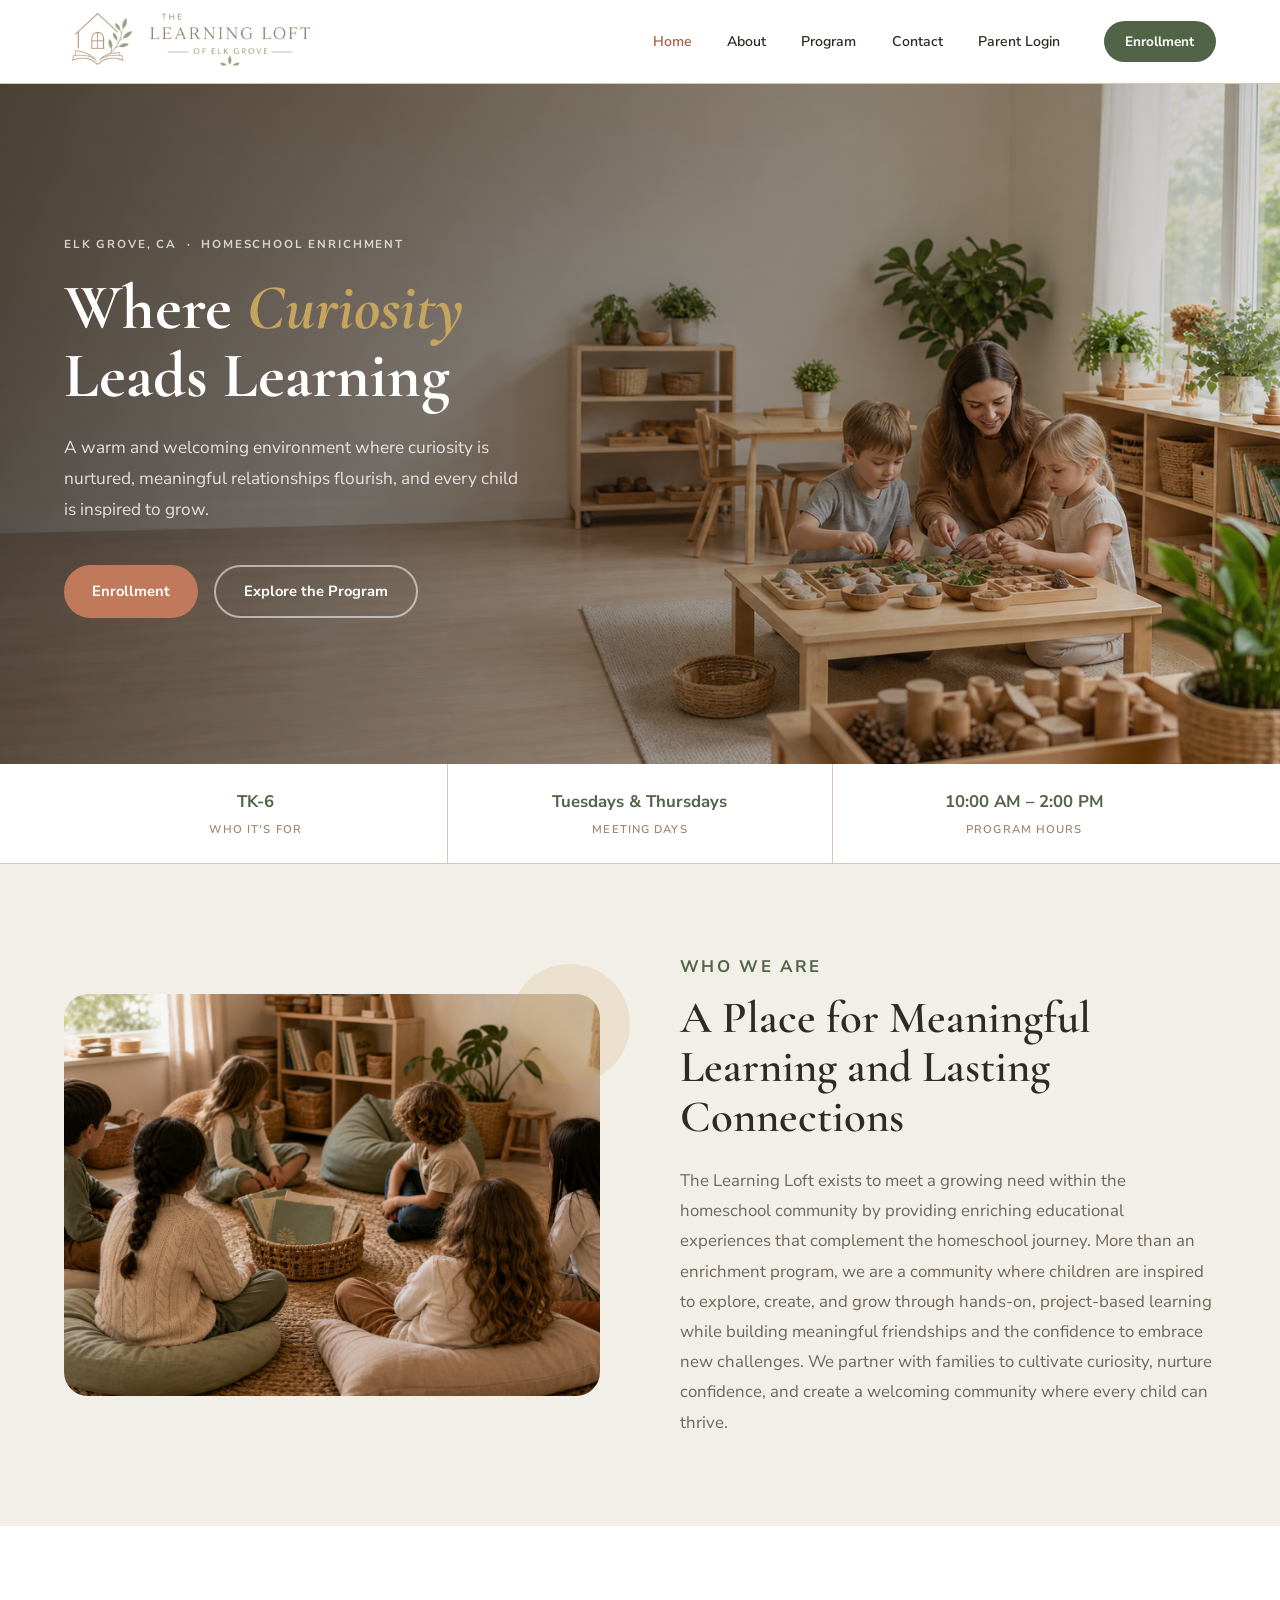
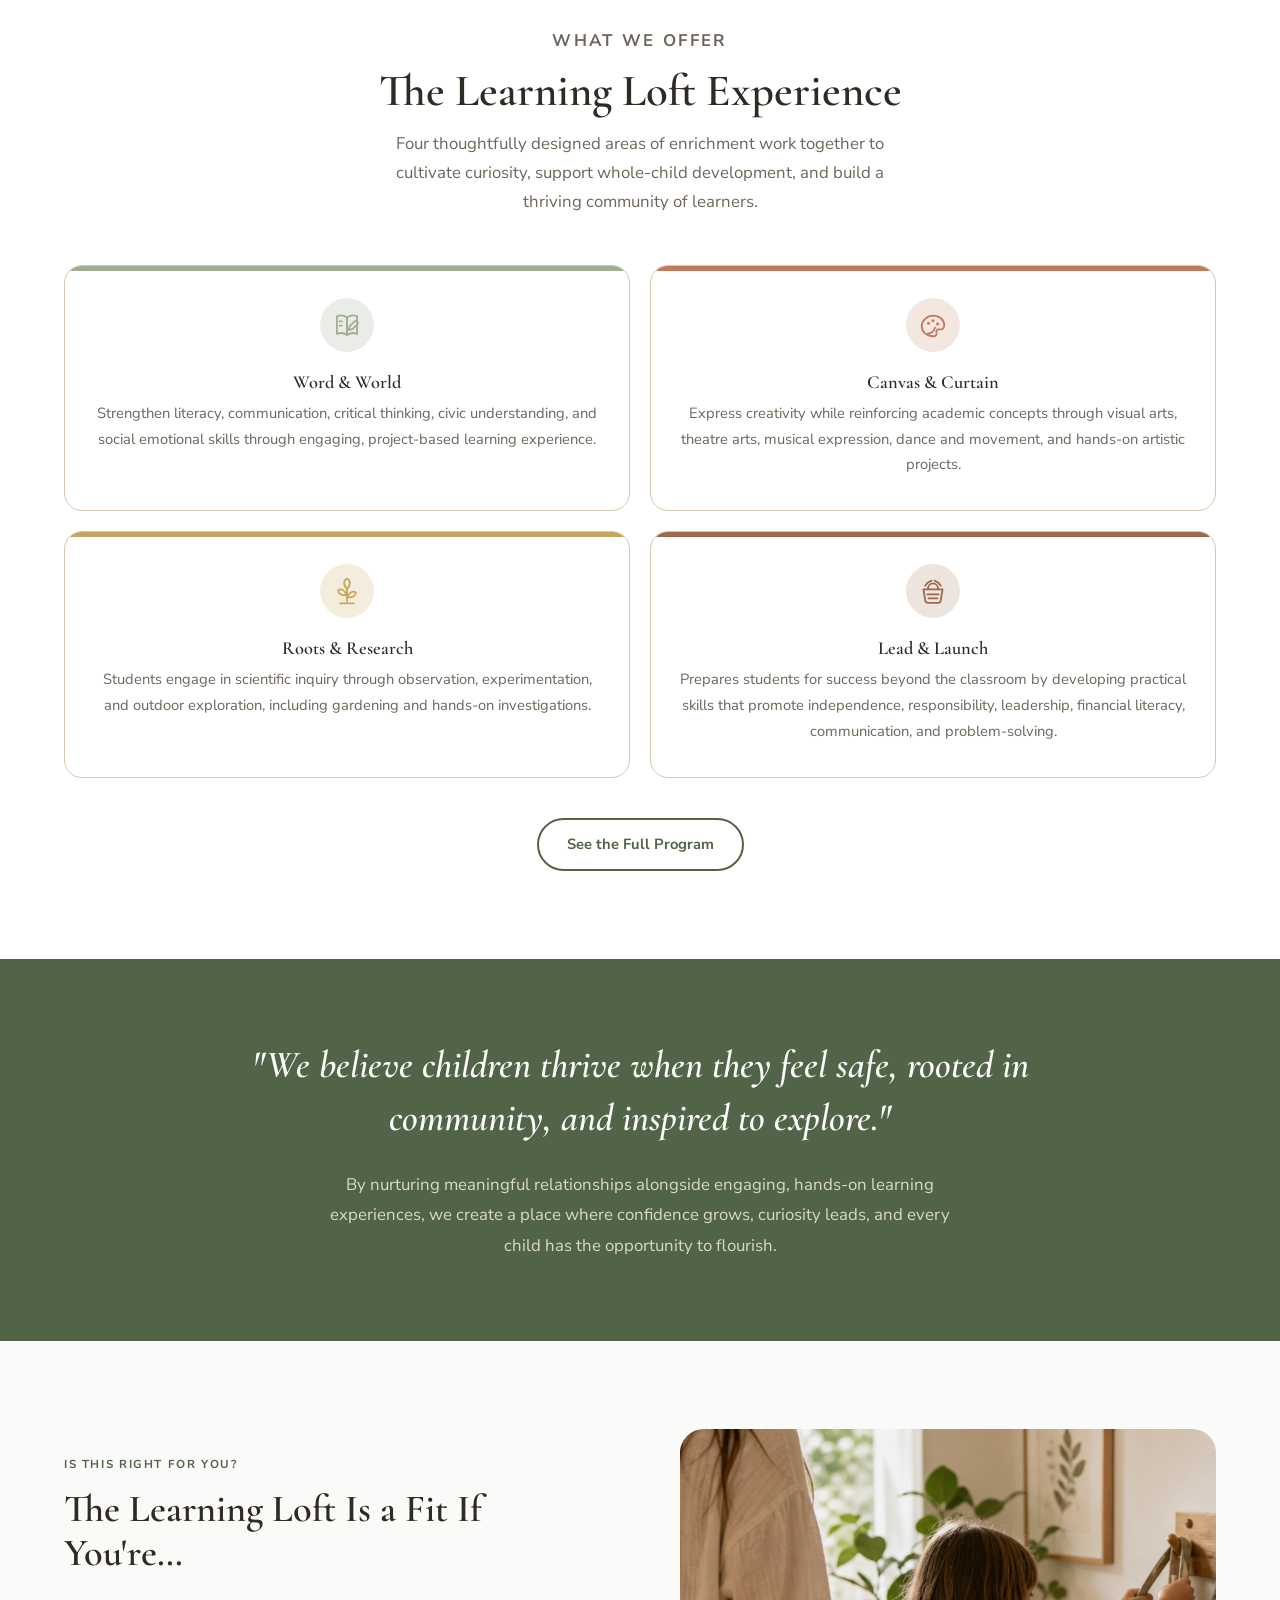
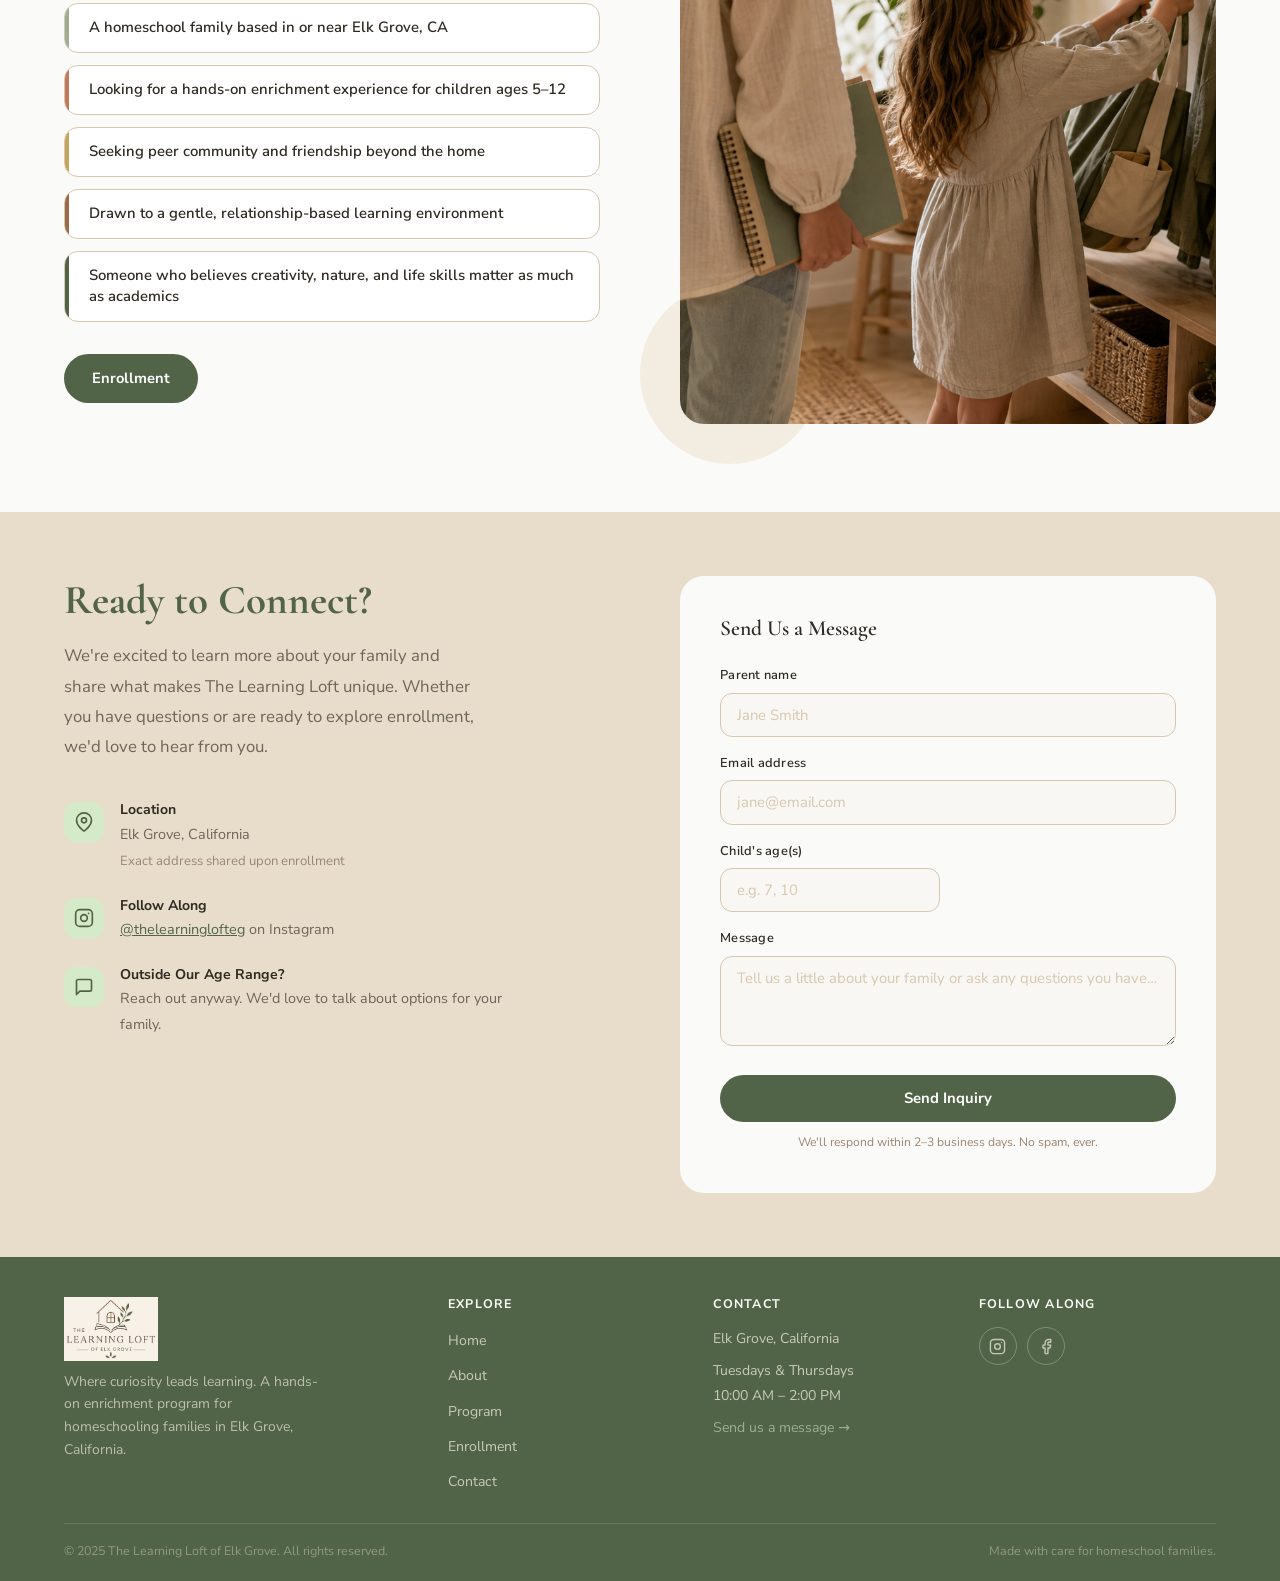
<file: index.html>
<!DOCTYPE html>
<html lang="en">
<head>
  <meta charset="UTF-8" />
  <meta name="viewport" content="width=device-width, initial-scale=1.0" />
  <title>The Learning Loft of Elk Grove — Homeschool Enrichment</title>
  <meta name="description" content="A warm, hands-on enrichment program for homeschooling families in Elk Grove. Tuesdays &amp; Thursdays, 10am–2pm. TK-6." />
  <link rel="icon" type="image/x-icon" href="images/favicon.ico">
  <link rel="icon" type="image/png" sizes="32x32" href="images/favicon-32.png">
  <link rel="icon" type="image/png" sizes="256x256" href="images/favicon-256.png">
  <link rel="apple-touch-icon" sizes="180x180" href="images/favicon-180.png">
  <link rel="stylesheet" href="css/styles.css" />
</head>
<body>

  <!-- ── Navigation ── -->
  <nav class="nav" role="navigation" aria-label="Main navigation">
    <div class="nav__inner">
      <a href="index.html" class="nav__logo" aria-label="The Learning Loft of Elk Grove — Home">
        <img src="images/horizontal-nav-logo-soft-web-transparent.png" alt="The Learning Loft of Elk Grove" class="nav__logo-img">
      </a>
      <button class="nav__hamburger" id="navHamburger" aria-label="Toggle menu" aria-expanded="false">
        <span></span><span></span><span></span>
      </button>
      <ul class="nav__links" id="navLinks" role="list">
        <li><a href="index.html"      class="nav__link">Home</a></li>
        <li><a href="about.html"      class="nav__link">About</a></li>
        <li><a href="program.html"    class="nav__link">Program</a></li>
        <li><a href="contact.html"    class="nav__link">Contact</a></li>
        <li><a href="/portal/"        class="nav__link">Parent Login</a></li>
      </ul>
      <a href="enrollment.html" class="nav__cta">Enrollment</a>
    </div>
  </nav>

  <!-- ── Hero ── -->
  <section class="hero-home">
    <div class="hero-home__bg" role="img" aria-label="Children learning together at The Learning Loft">
      <div class="hero-home__scrim"></div>
      <div class="hero-home__content">
        <div class="hero-home__text fade-up">
          <p class="hero-home__eyebrow">Elk Grove, CA &nbsp;·&nbsp; Homeschool Enrichment</p>
          <h1>Where <em>Curiosity</em><br>Leads Learning</h1>
          <p class="hero-home__sub">A warm and welcoming environment where curiosity is nurtured, meaningful relationships flourish, and every child is inspired to grow.</p>
          <div class="hero-home__btns">
            <a href="enrollment.html" class="btn btn--terra">Enrollment</a>
            <a href="program.html"    class="btn btn--outline-light">Explore the Program</a>
          </div>
        </div>
      </div>
    </div>
  </section>

  <!-- ── Stats Band ── -->
  <div class="hero-stats-band">
    <div class="hero-stats">
      <div class="hero-stat fade-up">
        <span class="hero-stat__val">TK-6</span>
        <span class="hero-stat__label">Who it's for</span>
      </div>
      <div class="hero-stat fade-up" style="transition-delay:.08s">
        <span class="hero-stat__val">Tuesdays &amp; Thursdays</span>
        <span class="hero-stat__label">Meeting days</span>
      </div>
      <div class="hero-stat fade-up" style="transition-delay:.16s">
        <span class="hero-stat__val">10:00 AM – 2:00 PM</span>
        <span class="hero-stat__label">Program hours</span>
      </div>
    </div>
  </div>

  <!-- ── What Is The Learning Loft ── -->
  <section class="what-section">
    <div class="what-section__inner">

      <!-- Left: photo -->
      <div class="what-section__visual fade-up">
        <div class="deco-orb" style="width:120px;height:120px;top:-30px;right:-30px;opacity:.2;" aria-hidden="true"></div>
        <img src="images/home-what-is-learning-loft-circle-time.png" alt="Children gathered for circle time at The Learning Loft" class="what-section__photo">
      </div>

      <!-- Right: text -->
      <div class="what-section__text fade-up" style="transition-delay:.15s">
        <p class="eyebrow">Who We Are</p>
        <h2>A Place for Meaningful Learning and Lasting Connections</h2>
        <p>The Learning Loft exists to meet a growing need within the homeschool community by providing enriching educational experiences that complement the homeschool journey. More than an enrichment program, we are a community where children are inspired to explore, create, and grow through hands-on, project-based learning while building meaningful friendships and the confidence to embrace new challenges. We partner with families to cultivate curiosity, nurture confidence, and create a welcoming community where every child can thrive.</p>
      </div>

    </div>
  </section>

  <!-- ── The Learning Loft Experience ── -->
  <section class="experience-section">
    <div class="container">

      <div class="experience-section__head fade-up">
        <p class="eyebrow">What We Offer</p>
        <h2>The Learning Loft Experience</h2>
        <p>Four thoughtfully designed areas of enrichment work together to cultivate curiosity, support whole-child development, and build a thriving community of learners.</p>
      </div>

      <div class="exp-grid">

        <!-- Word & World -->
        <div class="exp-card exp-card--sage fade-up">
          <div class="exp-card__icon exp-card__icon--sage">
            <img src="images/program-icons/ll-icon-academic-foundations.svg" alt="" width="36" height="36">
          </div>
          <h3>Word &amp; World</h3>
          <p>Strengthen literacy, communication, critical thinking, civic understanding, and social emotional skills through engaging, project-based learning experience.</p>
        </div>

        <!-- Canvas & Curtain -->
        <div class="exp-card exp-card--terra fade-up" style="transition-delay:.08s">
          <div class="exp-card__icon exp-card__icon--terra">
            <img src="images/program-icons/ll-icon-art-creativity.svg" alt="" width="36" height="36">
          </div>
          <h3>Canvas &amp; Curtain</h3>
          <p>Express creativity while reinforcing academic concepts through visual arts, theatre arts, musical expression, dance and movement, and hands-on artistic projects.</p>
        </div>

        <!-- Roots & Research -->
        <div class="exp-card exp-card--gold fade-up" style="transition-delay:.16s">
          <div class="exp-card__icon exp-card__icon--gold">
            <img src="images/program-icons/ll-icon-gardening-nature.svg" alt="" width="36" height="36">
          </div>
          <h3>Roots &amp; Research</h3>
          <p>Students engage in scientific inquiry through observation, experimentation, and outdoor exploration, including gardening and hands-on investigations.</p>
        </div>

        <!-- Lead & Launch -->
        <div class="exp-card exp-card--brown fade-up" style="transition-delay:.24s">
          <div class="exp-card__icon exp-card__icon--brown">
            <img src="images/program-icons/ll-icon-life-skills.svg" alt="" width="36" height="36">
          </div>
          <h3>Lead &amp; Launch</h3>
          <p>Prepares students for success beyond the classroom by developing practical skills that promote independence, responsibility, leadership, financial literacy, communication, and problem-solving.</p>
        </div>

      </div>

      <div style="margin-top:2.5rem; text-align:center;">
        <a href="program.html" class="btn btn--outline fade-up" style="transition-delay:.4s">See the Full Program</a>
      </div>

    </div>
  </section>

  <!-- ── Mission Band ── -->
  <section class="mission-band">
    <div class="container fade-up">
      <p class="mission-band__quote">"We believe children thrive when they feel safe, rooted in community, and inspired to explore."</p>
      <p class="mission-band__sub">By nurturing meaningful relationships alongside engaging, hands-on learning experiences, we create a place where confidence grows, curiosity leads, and every child has the opportunity to flourish.</p>
    </div>
  </section>

  <!-- ── Who Is This For ── -->
  <section class="who-section">
    <div class="who-section__inner">

      <!-- Left: text + checklist -->
      <div class="who-section__text fade-up">
        <p class="eyebrow">Is This Right for You?</p>
        <h2>The Learning Loft Is a Fit If You're…</h2>
        <ul class="who-list">
          <li class="who-item"><span>A homeschool family based in or near Elk Grove, CA</span></li>
          <li class="who-item"><span>Looking for a hands-on enrichment experience for children ages 5–12</span></li>
          <li class="who-item"><span>Seeking peer community and friendship beyond the home</span></li>
          <li class="who-item"><span>Drawn to a gentle, relationship-based learning environment</span></li>
          <li class="who-item"><span>Someone who believes creativity, nature, and life skills matter as much as academics</span></li>
        </ul>
        <div style="margin-top:2rem;">
          <a href="enrollment.html" class="btn btn--green">Enrollment</a>
        </div>
      </div>

      <!-- Right: photo -->
      <div class="who-section__visual fade-up" style="transition-delay:.15s">
        <div class="deco-orb" style="width:180px;height:180px;bottom:-40px;left:-40px;opacity:.15;" aria-hidden="true"></div>
        <img src="images/home-gentle-fit-arrival.png" alt="A child arriving warmly at The Learning Loft" class="who-section__photo">
      </div>

    </div>
  </section>

  <!-- ── CTA + Contact Form ── -->
  <section class="cta-home" id="contact-form">
    <div class="cta-home__inner">

      <!-- Left: text -->
      <div class="cta-home__text fade-up">
        <h2>Ready to Connect?</h2>
        <p>We're excited to learn more about your family and share what makes The Learning Loft unique. Whether you have questions or are ready to explore enrollment, we'd love to hear from you.</p>

        <div style="margin-top:2.5rem;">
          <div class="contact-info-item">
            <div class="contact-info-item__icon">
              <svg xmlns="http://www.w3.org/2000/svg" viewBox="0 0 24 24" fill="none" stroke="currentColor" stroke-width="2" stroke-linecap="round" stroke-linejoin="round">
                <path d="M21 10c0 7-9 13-9 13s-9-6-9-13a9 9 0 0 1 18 0z"/>
                <circle cx="12" cy="10" r="3"/>
              </svg>
            </div>
            <div>
              <h4>Location</h4>
              <p>Elk Grove, California<br><span style="font-size:.82rem; color:var(--text-muted)">Exact address shared upon enrollment</span></p>
            </div>
          </div>

          <div class="contact-info-item">
            <div class="contact-info-item__icon">
              <svg xmlns="http://www.w3.org/2000/svg" viewBox="0 0 24 24" fill="none" stroke="currentColor" stroke-width="2" stroke-linecap="round" stroke-linejoin="round">
                <rect x="2" y="2" width="20" height="20" rx="5" ry="5"/>
                <circle cx="12" cy="12" r="4"/>
                <circle cx="17.5" cy="6.5" r="1" fill="currentColor" stroke="none"/>
              </svg>
            </div>
            <div>
              <h4>Follow Along</h4>
              <p><a href="https://www.instagram.com/thelearninglofteg" target="_blank" rel="noopener" style="color:var(--green); text-decoration:underline;">@thelearninglofteg</a> on Instagram</p>
            </div>
          </div>

          <div class="contact-info-item">
            <div class="contact-info-item__icon">
              <svg xmlns="http://www.w3.org/2000/svg" viewBox="0 0 24 24" fill="none" stroke="currentColor" stroke-width="2" stroke-linecap="round" stroke-linejoin="round">
                <path d="M21 15a2 2 0 0 1-2 2H7l-4 4V5a2 2 0 0 1 2-2h14a2 2 0 0 1 2 2z"/>
              </svg>
            </div>
            <div>
              <h4>Outside Our Age Range?</h4>
              <p>Reach out anyway. We'd love to talk about options for your family.</p>
            </div>
          </div>
        </div>
      </div>

      <!-- Right: form card -->
      <div class="cta-home__form-wrap fade-up" style="transition-delay:.15s">
        <h3>Send Us a Message</h3>
        <form id="ctaForm" novalidate>
          <div class="cta-fg">
            <label for="ctaName">Parent name</label>
            <input type="text" id="ctaName" name="name" placeholder="Jane Smith" required autocomplete="name" />
          </div>
          <div class="cta-fg">
            <label for="ctaEmail">Email address</label>
            <input type="email" id="ctaEmail" name="email" placeholder="jane@email.com" required autocomplete="email" />
          </div>
          <div class="cta-fg-row">
            <div class="cta-fg">
              <label for="ctaAge">Child's age(s)</label>
              <input type="text" id="ctaAge" name="childAge" placeholder="e.g. 7, 10" />
            </div>
          </div>
          <div class="cta-fg">
            <label for="ctaMessage">Message</label>
            <textarea id="ctaMessage" name="message" placeholder="Tell us a little about your family or ask any questions you have…"></textarea>
          </div>
          <button type="submit" class="cta-submit">Send Inquiry</button>
          <p class="cta-note">We'll respond within 2–3 business days. No spam, ever.</p>
        </form>
        <div class="success-msg" id="ctaSuccessMsg" role="alert">
          <h4>Message received. Thank you!</h4>
          <p>We're so glad you reached out. Someone from The Learning Loft will be in touch very soon.</p>
        </div>
      </div>

    </div>
  </section>

  <!-- ── Footer ── -->
  <footer class="footer">
    <div class="container">
      <div class="footer__grid">

        <!-- Brand -->
        <div>
          <div class="footer__logo">
            <img src="images/primary-logo-warm-web-ivory-bg.png" alt="The Learning Loft of Elk Grove" class="footer__logo-img">
          </div>
          <p class="footer__tagline">Where curiosity leads learning. A hands-on enrichment program for homeschooling families in Elk Grove, California.</p>
        </div>

        <!-- Nav links -->
        <div>
          <h4>Explore</h4>
          <ul class="footer__links">
            <li><a href="index.html">Home</a></li>
            <li><a href="about.html">About</a></li>
            <li><a href="program.html">Program</a></li>
            <li><a href="enrollment.html">Enrollment</a></li>
            <li><a href="contact.html">Contact</a></li>
          </ul>
        </div>

        <!-- Contact info -->
        <div class="footer__contact">
          <h4>Contact</h4>
          <p>Elk Grove, California</p>
          <p>Tuesdays &amp; Thursdays<br>10:00 AM – 2:00 PM</p>
          <p style="margin-top:.5rem;"><a href="contact.html">Send us a message &rarr;</a></p>
        </div>

        <!-- Social -->
        <div>
          <h4>Follow Along</h4>
          <div class="footer__social">
            <a href="https://www.instagram.com/thelearninglofteg" target="_blank" rel="noopener" class="footer__social-icon" aria-label="Instagram">
              <svg xmlns="http://www.w3.org/2000/svg" viewBox="0 0 24 24" fill="none" stroke="currentColor" stroke-width="2" stroke-linecap="round" stroke-linejoin="round">
                <rect x="2" y="2" width="20" height="20" rx="5" ry="5"/>
                <circle cx="12" cy="12" r="4"/>
                <circle cx="17.5" cy="6.5" r="1" fill="currentColor" stroke="none"/>
              </svg>
            </a>
            <a href="#" class="footer__social-icon" aria-label="Facebook">
              <svg xmlns="http://www.w3.org/2000/svg" viewBox="0 0 24 24" fill="none" stroke="currentColor" stroke-width="2" stroke-linecap="round" stroke-linejoin="round">
                <path d="M18 2h-3a5 5 0 0 0-5 5v3H7v4h3v8h4v-8h3l1-4h-4V7a1 1 0 0 1 1-1h3z"/>
              </svg>
            </a>
          </div>
        </div>

      </div>
      <hr class="footer__rule">
      <div class="footer__bottom">
        <span>&copy; 2025 The Learning Loft of Elk Grove. All rights reserved.</span>
        <span>Made with care for homeschool families.</span>
      </div>
    </div>
  </footer>

  <script src="js/main.js"></script>
  <script>
    // Home CTA form handler
    const ctaForm = document.getElementById('ctaForm');
    const ctaSuccess = document.getElementById('ctaSuccessMsg');
    if (ctaForm) {
      ctaForm.addEventListener('submit', async (e) => {
        e.preventDefault();
        const required = ctaForm.querySelectorAll('[required]');
        let valid = true;
        required.forEach(f => {
          f.style.borderColor = '';
          if (!f.value.trim()) { f.style.borderColor = '#c0392b'; valid = false; }
        });
        if (!valid) return;

        const btn = ctaForm.querySelector('.cta-submit');
        btn.textContent = 'Sending…';
        btn.disabled = true;

        try {
          const res = await fetch('https://otmuflfpogtpkzqrclmm.supabase.co/functions/v1/submit-inquiry', {
            method: 'POST',
            headers: {
              'Content-Type': 'application/json',
              'Authorization': 'Bearer eyJhbGciOiJIUzI1NiIsInR5cCI6IkpXVCJ9.eyJpc3MiOiJzdXBhYmFzZSIsInJlZiI6Im90bXVmbGZwb2d0cGt6cXJjbG1tIiwicm9sZSI6ImFub24iLCJpYXQiOjE3ODM2MzA1NTQsImV4cCI6MjA5OTIwNjU1NH0._FBPP-VskInqSNHaUQLOZmwWWcFf1ERHwMCB5_KcJ0Y',
            },
            body: JSON.stringify({
              name:     ctaForm.name.value.trim(),
              email:    ctaForm.email.value.trim(),
              childAge: ctaForm.childAge.value.trim(),
              message:  ctaForm.message.value.trim(),
            }),
          });

          if (!res.ok) {
            const body = await res.text();
            console.error('HTTP', res.status, body);
            throw new Error('Server error');
          }

          ctaForm.style.display = 'none';
          if (ctaSuccess) ctaSuccess.classList.add('visible');

        } catch (err) {
          console.error('Submit error:', err);
          btn.textContent = 'Send Inquiry';
          btn.disabled = false;
          alert('Something went wrong. Please try again or email us directly at info@thelearninglofteg.com');
        }
      });
    }
  </script>
</body>
</html>
</file>
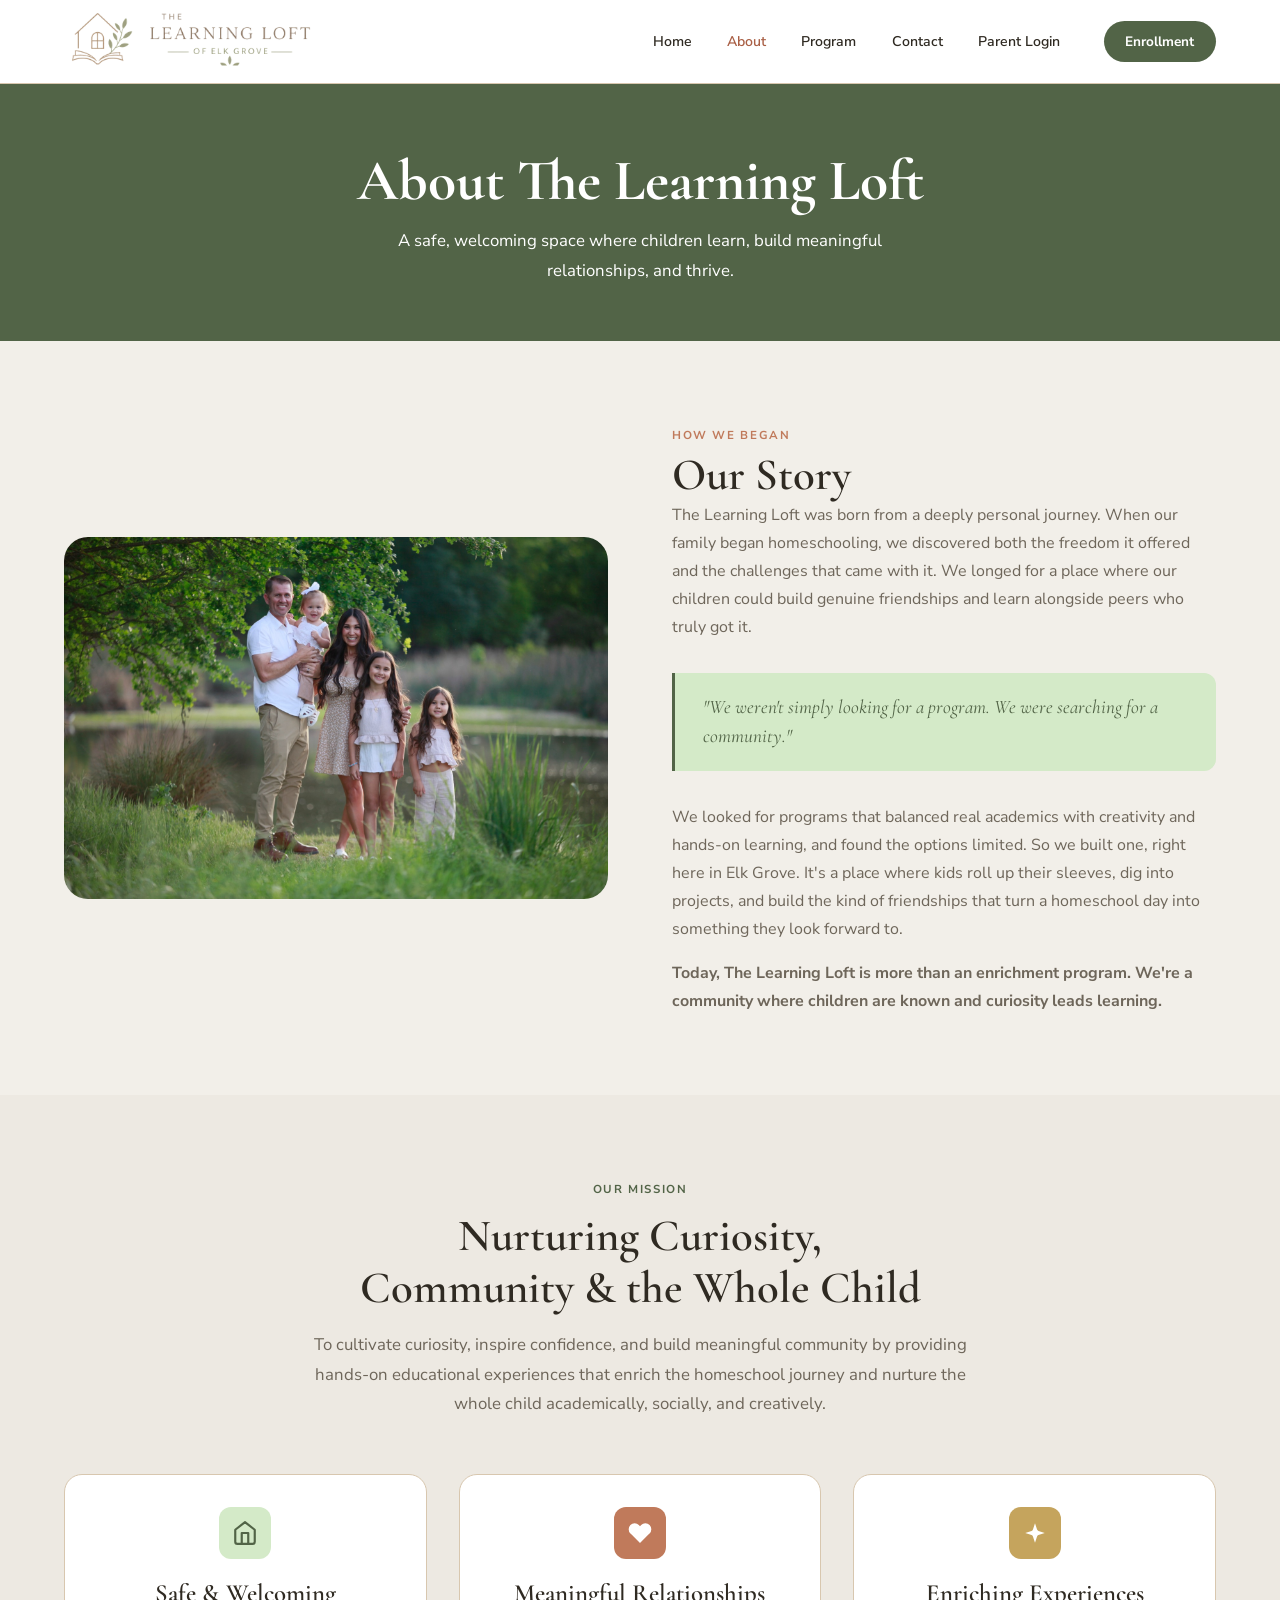
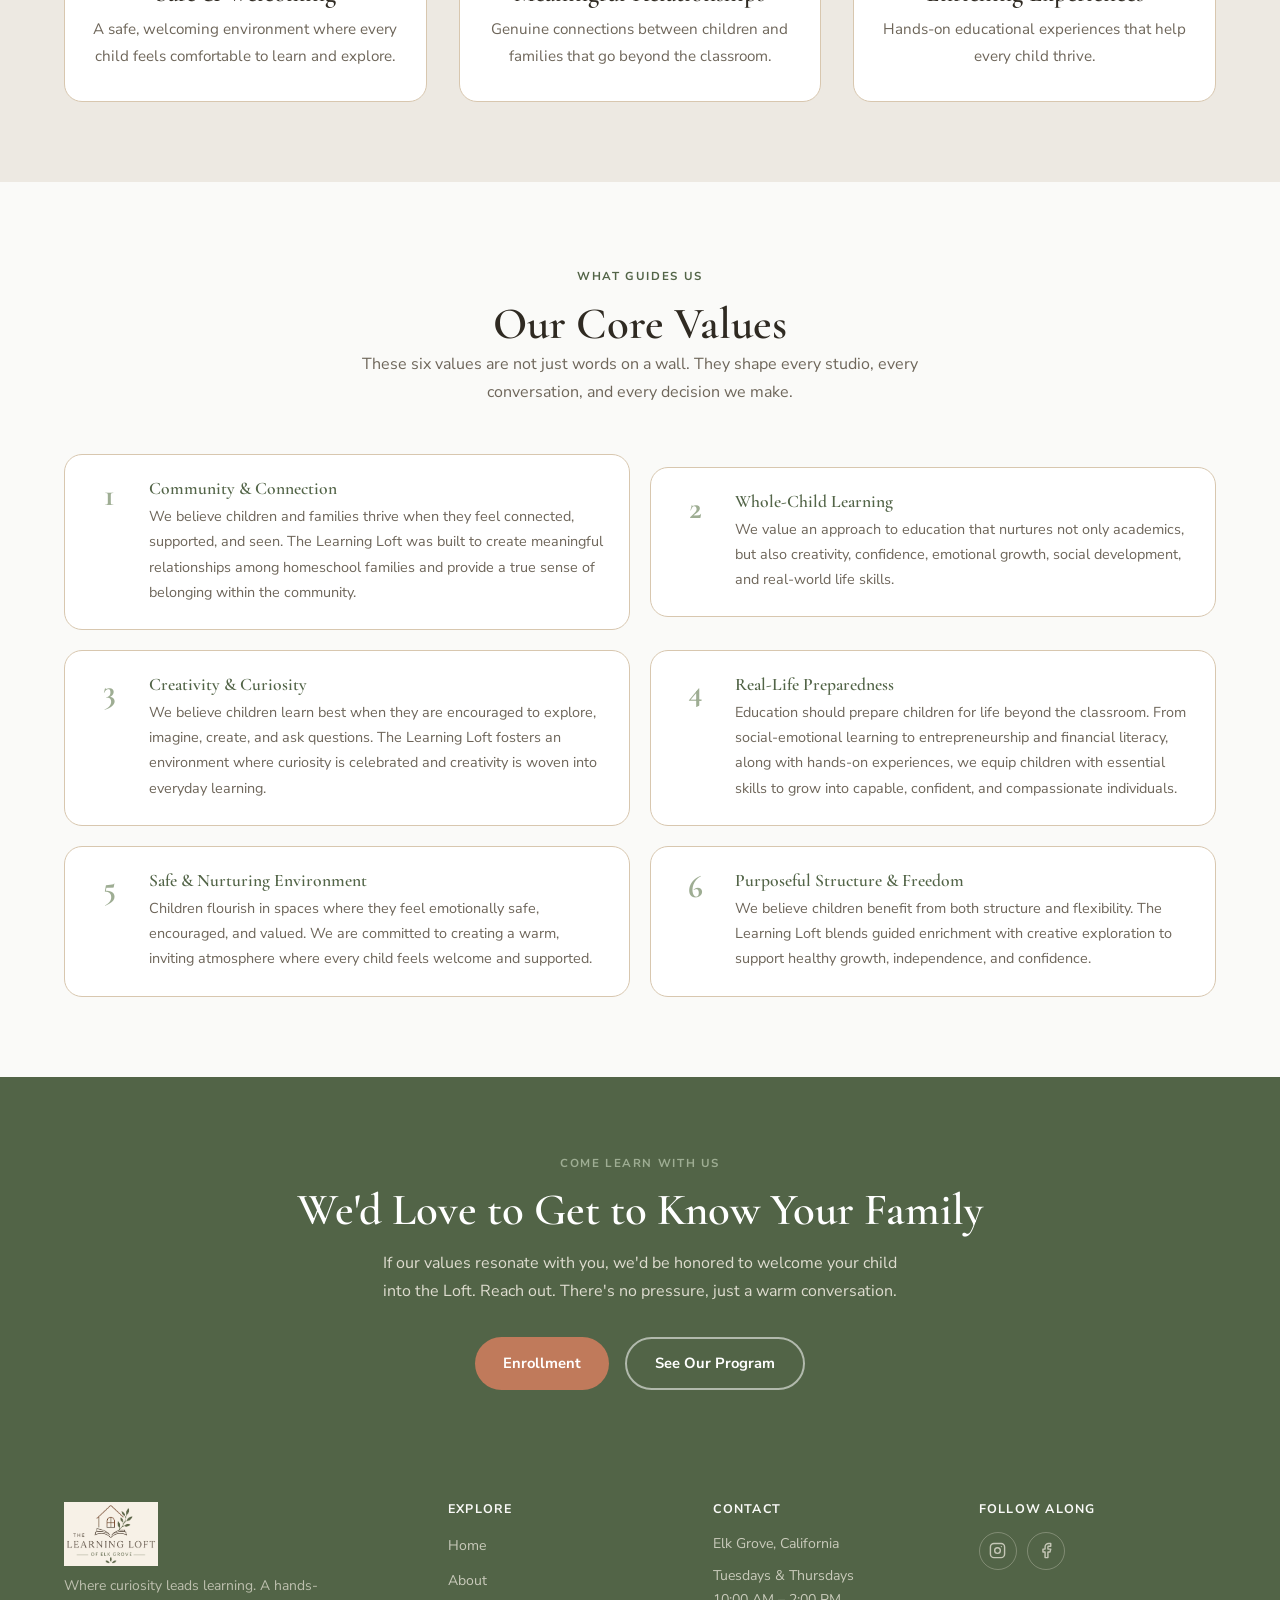
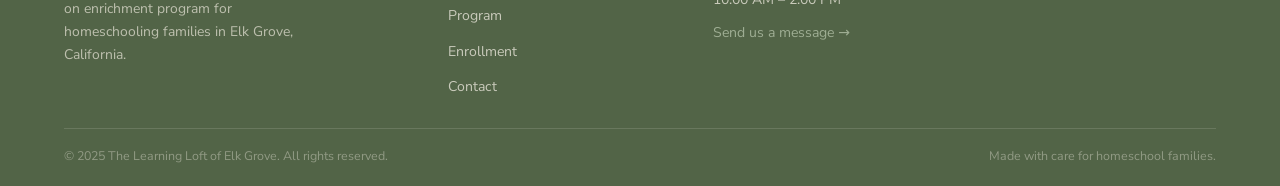
<file: about.html>
<!DOCTYPE html>
<html lang="en">
<head>
  <meta charset="UTF-8" />
  <meta name="viewport" content="width=device-width, initial-scale=1.0" />
  <title>About — The Learning Loft of Elk Grove</title>
  <meta name="description" content="Learn about our mission, our story, and the core values that guide everything we do at The Learning Loft of Elk Grove." />
  <link rel="icon" type="image/x-icon" href="images/favicon.ico">
  <link rel="icon" type="image/png" sizes="32x32" href="images/favicon-32.png">
  <link rel="icon" type="image/png" sizes="256x256" href="images/favicon-256.png">
  <link rel="apple-touch-icon" sizes="180x180" href="images/favicon-180.png">
  <link rel="stylesheet" href="css/styles.css" />
</head>
<body>

  <!-- ── Navigation ── -->
  <nav class="nav" role="navigation" aria-label="Main navigation">
    <div class="nav__inner">
      <a href="index.html" class="nav__logo" aria-label="The Learning Loft of Elk Grove — Home">
        <img src="images/horizontal-nav-logo-soft-web-transparent.png" alt="The Learning Loft of Elk Grove" class="nav__logo-img">
      </a>
      <button class="nav__hamburger" id="navHamburger" aria-label="Toggle menu" aria-expanded="false">
        <span></span><span></span><span></span>
      </button>
      <ul class="nav__links" id="navLinks" role="list">
        <li><a href="index.html"      class="nav__link">Home</a></li>
        <li><a href="about.html"      class="nav__link">About</a></li>
        <li><a href="program.html"    class="nav__link">Program</a></li>
        <li><a href="contact.html"    class="nav__link">Contact</a></li>
        <li><a href="/portal/"        class="nav__link">Parent Login</a></li>
      </ul>
      <a href="enrollment.html" class="nav__cta">Enrollment</a>
    </div>
  </nav>

  <!-- ── Page Hero ── -->
  <section class="page-hero" style="background:var(--green); border-bottom:none;">
    <div class="container">
      <h1 style="color:var(--white-warm);">About The Learning Loft</h1>
      <p style="color:var(--white-warm);">A safe, welcoming space where children learn, build meaningful relationships, and thrive.</p>
    </div>
  </section>

  <!-- ── Our Story ── -->
  <section class="section section--alt">
    <div class="container">
      <div class="story-block">
        <div class="story-visual fade-up">
          <img src="images/about-our-story-family.jpg" alt="The founding family of The Learning Loft of Elk Grove" style="width:100%; height:100%; object-fit:cover; display:block;">
        </div>
        <div class="fade-up" style="transition-delay:.15s">
          <span class="eyebrow eyebrow--terra" style="margin-bottom:.25rem;">How We Began</span>
          <h2 style="margin-top:0;">Our Story</h2>
          <p>The Learning Loft was born from a deeply personal journey. When our family began homeschooling, we discovered both the freedom it offered and the challenges that came with it. We longed for a place where our children could build genuine friendships and learn alongside peers who truly got it.</p>

          <div class="pull-quote">
            "We weren't simply looking for a program. We were searching for a community."
          </div>

          <p>We looked for programs that balanced real academics with creativity and hands-on learning, and found the options limited. So we built one, right here in Elk Grove. It's a place where kids roll up their sleeves, dig into projects, and build the kind of friendships that turn a homeschool day into something they look forward to.</p>
          <p style="margin-top:1rem; font-weight:700;">Today, The Learning Loft is more than an enrichment program. We're a community where children are known and curiosity leads learning.</p>
        </div>
      </div>
    </div>
  </section>

  <!-- ── Mission ── -->
  <section class="section section--tan">
    <div class="container">
      <div class="text-center fade-up" style="max-width:680px; margin-inline:auto;">
        <span class="eyebrow">Our Mission</span>
        <h2>Nurturing Curiosity,<br>Community &amp; the Whole Child</h2>
        <p style="font-size:1.05rem; margin-top:1rem;">To cultivate curiosity, inspire confidence, and build meaningful community by providing hands-on educational experiences that enrich the homeschool journey and nurture the whole child academically, socially, and creatively.</p>
      </div>

      <div class="grid-3" style="margin-top:3.5rem;">
        <div class="card fade-up" style="text-align:center;">
          <div class="card__icon" style="margin-inline:auto;">
            <svg xmlns="http://www.w3.org/2000/svg" viewBox="0 0 24 24" fill="none" stroke="currentColor" stroke-width="2" stroke-linecap="round" stroke-linejoin="round"><path d="M3 9l9-7 9 7v11a2 2 0 0 1-2 2H5a2 2 0 0 1-2-2z"/><polyline points="9 22 9 12 15 12 15 22"/></svg>
          </div>
          <h3>Safe &amp; Welcoming</h3>
          <p>A safe, welcoming environment where every child feels comfortable to learn and explore.</p>
        </div>
        <div class="card fade-up" style="text-align:center; transition-delay:.1s">
          <div class="card__icon" style="margin-inline:auto; background:var(--terracotta);">
            <svg xmlns="http://www.w3.org/2000/svg" viewBox="0 0 24 24" fill="currentColor" stroke="none" style="color:var(--white-warm);"><path d="M20.84 4.61a5.5 5.5 0 0 0-7.78 0L12 5.67l-1.06-1.06a5.5 5.5 0 0 0-7.78 7.78l1.06 1.06L12 21.23l7.78-7.78 1.06-1.06a5.5 5.5 0 0 0 0-7.78z"/></svg>
          </div>
          <h3>Meaningful Relationships</h3>
          <p>Genuine connections between children and families that go beyond the classroom.</p>
        </div>
        <div class="card fade-up" style="text-align:center; transition-delay:.2s">
          <div class="card__icon" style="margin-inline:auto; background:var(--gold);">
            <svg xmlns="http://www.w3.org/2000/svg" viewBox="0 0 24 24" fill="currentColor" stroke="none" style="color:var(--white-warm);"><path d="m12 3-1.9 5.8a2 2 0 0 1-1.287 1.288L3 12l5.8 1.9a2 2 0 0 1 1.288 1.287L12 21l1.9-5.8a2 2 0 0 1 1.287-1.288L21 12l-5.8-1.9a2 2 0 0 1-1.288-1.287L12 3Z"/></svg>
          </div>
          <h3>Enriching Experiences</h3>
          <p>Hands-on educational experiences that help every child thrive.</p>
        </div>
      </div>
    </div>
  </section>

  <!-- ── Core Values ── -->
  <section class="section" id="values">
    <div class="container">
      <div class="text-center section-intro fade-up">
        <span class="eyebrow">What Guides Us</span>
        <h2>Our Core Values</h2>
        <p>These six values are not just words on a wall. They shape every studio, every conversation, and every decision we make.</p>
      </div>
      <div class="grid-2" style="gap:1.25rem;">
        <div class="value-card fade-up">
          <div class="value-num">1</div>
          <div>
            <h4>Community &amp; Connection</h4>
            <p>We believe children and families thrive when they feel connected, supported, and seen. The Learning Loft was built to create meaningful relationships among homeschool families and provide a true sense of belonging within the community.</p>
          </div>
        </div>
        <div class="value-card fade-up" style="transition-delay:.08s">
          <div class="value-num">2</div>
          <div>
            <h4>Whole-Child Learning</h4>
            <p>We value an approach to education that nurtures not only academics, but also creativity, confidence, emotional growth, social development, and real-world life skills.</p>
          </div>
        </div>
        <div class="value-card fade-up" style="transition-delay:.16s">
          <div class="value-num">3</div>
          <div>
            <h4>Creativity &amp; Curiosity</h4>
            <p>We believe children learn best when they are encouraged to explore, imagine, create, and ask questions. The Learning Loft fosters an environment where curiosity is celebrated and creativity is woven into everyday learning.</p>
          </div>
        </div>
        <div class="value-card fade-up" style="transition-delay:.24s">
          <div class="value-num">4</div>
          <div>
            <h4>Real-Life Preparedness</h4>
            <p>Education should prepare children for life beyond the classroom. From social-emotional learning to entrepreneurship and financial literacy, along with hands-on experiences, we equip children with essential skills to grow into capable, confident, and compassionate individuals.</p>
          </div>
        </div>
        <div class="value-card fade-up" style="transition-delay:.32s">
          <div class="value-num">5</div>
          <div>
            <h4>Safe &amp; Nurturing Environment</h4>
            <p>Children flourish in spaces where they feel emotionally safe, encouraged, and valued. We are committed to creating a warm, inviting atmosphere where every child feels welcome and supported.</p>
          </div>
        </div>
        <div class="value-card fade-up" style="transition-delay:.4s">
          <div class="value-num">6</div>
          <div>
            <h4>Purposeful Structure &amp; Freedom</h4>
            <p>We believe children benefit from both structure and flexibility. The Learning Loft blends guided enrichment with creative exploration to support healthy growth, independence, and confidence.</p>
          </div>
        </div>
      </div>
    </div>
  </section>

  <!-- ── CTA Band ── -->
  <section class="cta-band">
    <div class="container">
      <span class="eyebrow eyebrow--light">Come Learn With Us</span>
      <h2>We'd Love to Get to Know Your Family</h2>
      <p>If our values resonate with you, we'd be honored to welcome your child into the Loft. Reach out. There's no pressure, just a warm conversation.</p>
      <div class="btn-group" style="justify-content:center; margin-top:2rem;">
        <a href="enrollment.html" class="btn btn--terra">Enrollment</a>
        <a href="program.html"    class="btn btn--outline-light">See Our Program</a>
      </div>
    </div>
  </section>

  <!-- ── Footer ── -->
  <footer class="footer">
    <div class="container">
      <div class="footer__grid">
        <div>
          <div class="footer__logo">
            <img src="images/primary-logo-warm-web-ivory-bg.png" alt="The Learning Loft of Elk Grove" class="footer__logo-img">
          </div>
          <p class="footer__tagline">Where curiosity leads learning. A hands-on enrichment program for homeschooling families in Elk Grove, California.</p>
        </div>
        <div>
          <h4>Explore</h4>
          <ul class="footer__links">
            <li><a href="index.html">Home</a></li>
            <li><a href="about.html">About</a></li>
            <li><a href="program.html">Program</a></li>
            <li><a href="enrollment.html">Enrollment</a></li>
            <li><a href="contact.html">Contact</a></li>
          </ul>
        </div>
        <div class="footer__contact">
          <h4>Contact</h4>
          <p>Elk Grove, California</p>
          <p>Tuesdays &amp; Thursdays<br>10:00 AM – 2:00 PM</p>
          <p style="margin-top:.5rem;"><a href="contact.html">Send us a message &rarr;</a></p>
        </div>
        <div>
          <h4>Follow Along</h4>
          <div class="footer__social">
            <a href="https://www.instagram.com/thelearninglofteg" target="_blank" rel="noopener" class="footer__social-icon" aria-label="Instagram">
              <svg xmlns="http://www.w3.org/2000/svg" viewBox="0 0 24 24" fill="none" stroke="currentColor" stroke-width="2" stroke-linecap="round" stroke-linejoin="round">
                <rect x="2" y="2" width="20" height="20" rx="5" ry="5"/>
                <circle cx="12" cy="12" r="4"/>
                <circle cx="17.5" cy="6.5" r="1" fill="currentColor" stroke="none"/>
              </svg>
            </a>
            <a href="#" class="footer__social-icon" aria-label="Facebook">
              <svg xmlns="http://www.w3.org/2000/svg" viewBox="0 0 24 24" fill="none" stroke="currentColor" stroke-width="2" stroke-linecap="round" stroke-linejoin="round">
                <path d="M18 2h-3a5 5 0 0 0-5 5v3H7v4h3v8h4v-8h3l1-4h-4V7a1 1 0 0 1 1-1h3z"/>
              </svg>
            </a>
          </div>
        </div>
      </div>
      <hr class="footer__rule">
      <div class="footer__bottom">
        <span>&copy; 2025 The Learning Loft of Elk Grove. All rights reserved.</span>
        <span>Made with care for homeschool families.</span>
      </div>
    </div>
  </footer>

  <script src="js/main.js"></script>
</body>
</html>
</file>
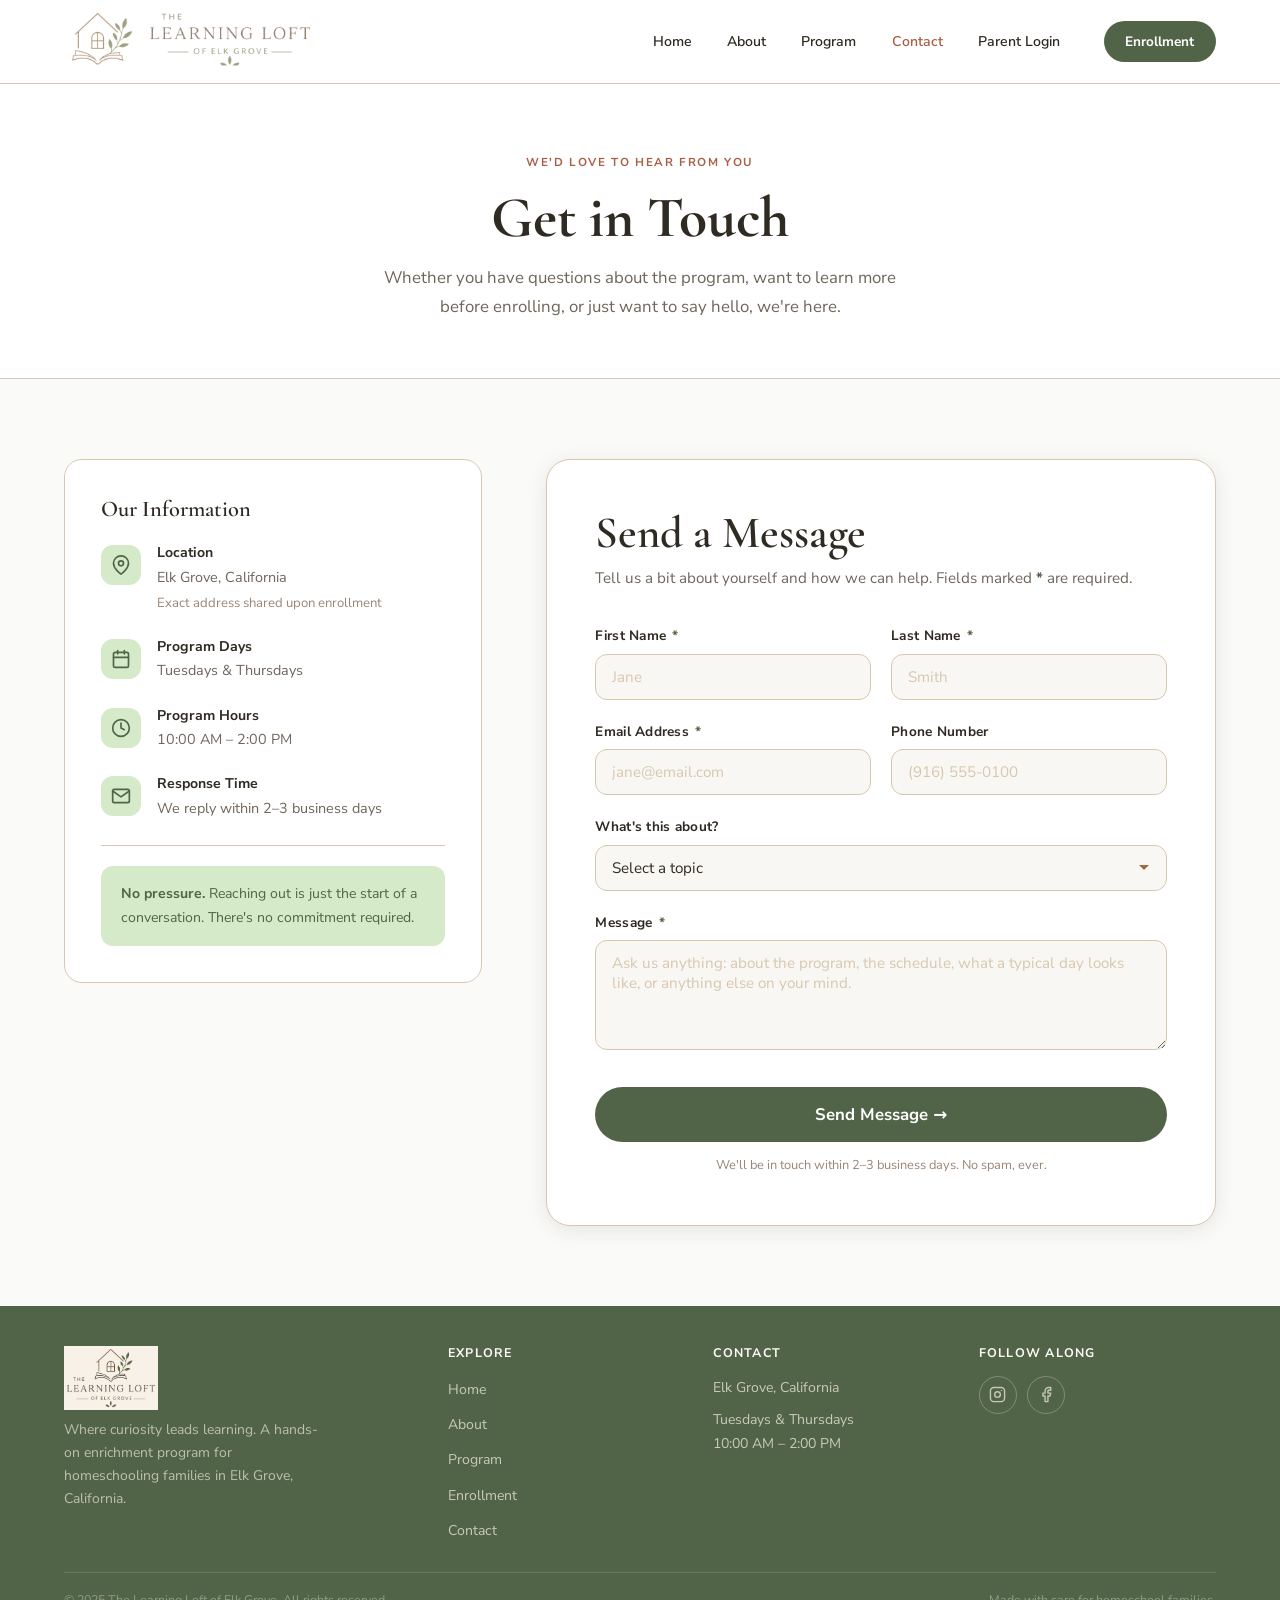
<file: contact.html>
<!DOCTYPE html>
<html lang="en">
<head>
  <meta charset="UTF-8" />
  <meta name="viewport" content="width=device-width, initial-scale=1.0" />
  <title>Contact — The Learning Loft of Elk Grove</title>
  <meta name="description" content="Get in touch with The Learning Loft of Elk Grove. Send us a message and we'll be in touch within a few days." />
  <link rel="icon" type="image/x-icon" href="images/favicon.ico">
  <link rel="icon" type="image/png" sizes="32x32" href="images/favicon-32.png">
  <link rel="icon" type="image/png" sizes="256x256" href="images/favicon-256.png">
  <link rel="apple-touch-icon" sizes="180x180" href="images/favicon-180.png">
  <link rel="stylesheet" href="css/styles.css" />
</head>
<body>

  <!-- ── Navigation ── -->
  <nav class="nav" role="navigation" aria-label="Main navigation">
    <div class="nav__inner">
      <a href="index.html" class="nav__logo" aria-label="The Learning Loft of Elk Grove — Home">
        <img src="images/horizontal-nav-logo-soft-web-transparent.png" alt="The Learning Loft of Elk Grove" class="nav__logo-img">
      </a>
      <button class="nav__hamburger" id="navHamburger" aria-label="Toggle menu" aria-expanded="false">
        <span></span><span></span><span></span>
      </button>
      <ul class="nav__links" id="navLinks" role="list">
        <li><a href="index.html"      class="nav__link">Home</a></li>
        <li><a href="about.html"      class="nav__link">About</a></li>
        <li><a href="program.html"    class="nav__link">Program</a></li>
        <li><a href="contact.html"    class="nav__link">Contact</a></li>
        <li><a href="/portal/"        class="nav__link">Parent Login</a></li>
      </ul>
      <a href="enrollment.html" class="nav__cta">Enrollment</a>
    </div>
  </nav>

  <!-- ── Page Hero ── -->
  <section class="page-hero">
    <div class="container">
      <span class="eyebrow">We'd Love to Hear from You</span>
      <h1>Get in Touch</h1>
      <p>Whether you have questions about the program, want to learn more before enrolling, or just want to say hello, we're here.</p>
    </div>
  </section>

  <!-- ── Contact Section ── -->
  <section class="section">
    <div class="container">
      <div class="contact-grid">

        <!-- Info panel -->
        <div class="contact-info-panel fade-up">
          <h3>Our Information</h3>

          <div class="contact-info-item">
            <div class="contact-info-item__icon">
              <svg xmlns="http://www.w3.org/2000/svg" viewBox="0 0 24 24" fill="none" stroke="currentColor" stroke-width="2" stroke-linecap="round" stroke-linejoin="round">
                <path d="M21 10c0 7-9 13-9 13s-9-6-9-13a9 9 0 0 1 18 0z"/>
                <circle cx="12" cy="10" r="3"/>
              </svg>
            </div>
            <div>
              <h4>Location</h4>
              <p>Elk Grove, California<br><span style="font-size:.82rem; color:var(--text-muted)">Exact address shared upon enrollment</span></p>
            </div>
          </div>

          <div class="contact-info-item">
            <div class="contact-info-item__icon">
              <svg xmlns="http://www.w3.org/2000/svg" viewBox="0 0 24 24" fill="none" stroke="currentColor" stroke-width="2" stroke-linecap="round" stroke-linejoin="round">
                <rect x="3" y="4" width="18" height="18" rx="2"/>
                <line x1="16" y1="2" x2="16" y2="6"/>
                <line x1="8"  y1="2" x2="8"  y2="6"/>
                <line x1="3"  y1="10" x2="21" y2="10"/>
              </svg>
            </div>
            <div>
              <h4>Program Days</h4>
              <p>Tuesdays &amp; Thursdays</p>
            </div>
          </div>

          <div class="contact-info-item">
            <div class="contact-info-item__icon">
              <svg xmlns="http://www.w3.org/2000/svg" viewBox="0 0 24 24" fill="none" stroke="currentColor" stroke-width="2" stroke-linecap="round" stroke-linejoin="round">
                <circle cx="12" cy="12" r="10"/>
                <polyline points="12 6 12 12 16 14"/>
              </svg>
            </div>
            <div>
              <h4>Program Hours</h4>
              <p>10:00 AM – 2:00 PM</p>
            </div>
          </div>

          <div class="contact-info-item">
            <div class="contact-info-item__icon">
              <svg xmlns="http://www.w3.org/2000/svg" viewBox="0 0 24 24" fill="none" stroke="currentColor" stroke-width="2" stroke-linecap="round" stroke-linejoin="round">
                <path d="M4 4h16c1.1 0 2 .9 2 2v12c0 1.1-.9 2-2 2H4c-1.1 0-2-.9-2-2V6c0-1.1.9-2 2-2z"/>
                <polyline points="22,6 12,13 2,6"/>
              </svg>
            </div>
            <div>
              <h4>Response Time</h4>
              <p>We reply within 2–3 business days</p>
            </div>
          </div>

          <div class="info-divider"></div>

          <div style="background:var(--green-pale); border-radius:var(--r-sm); padding:1rem 1.25rem; font-size:.88rem; color:var(--green);">
            <strong>No pressure.</strong> Reaching out is just the start of a conversation. There's no commitment required.
          </div>
        </div>

        <!-- Contact form -->
        <div class="fade-up" style="transition-delay:.1s">
          <div class="form-card">
            <h2 style="margin-bottom:.4rem;">Send a Message</h2>
            <p style="margin-bottom:2rem; font-size:.95rem;">Tell us a bit about yourself and how we can help. Fields marked <span style="color:var(--green); font-weight:700;">*</span> are required.</p>

            <form id="contactForm" novalidate>

              <div class="form-row">
                <div class="form-group">
                  <label for="contactFirst">First Name <span class="req">*</span></label>
                  <input type="text" id="contactFirst" name="firstName" placeholder="Jane" required autocomplete="given-name" />
                </div>
                <div class="form-group">
                  <label for="contactLast">Last Name <span class="req">*</span></label>
                  <input type="text" id="contactLast" name="lastName" placeholder="Smith" required autocomplete="family-name" />
                </div>
              </div>

              <div class="form-row">
                <div class="form-group">
                  <label for="contactEmail">Email Address <span class="req">*</span></label>
                  <input type="email" id="contactEmail" name="email" placeholder="jane@email.com" required autocomplete="email" />
                </div>
                <div class="form-group">
                  <label for="contactPhone">Phone Number</label>
                  <input type="tel" id="contactPhone" name="phone" placeholder="(916) 555-0100" autocomplete="tel" />
                </div>
              </div>

              <div class="form-group">
                <label for="contactSubject">What's this about?</label>
                <select id="contactSubject" name="subject">
                  <option value="" disabled selected>Select a topic</option>
                  <option>Questions about the program</option>
                  <option>Enrollment interest</option>
                  <option>Schedule or logistics</option>
                  <option>Something else</option>
                </select>
              </div>

              <div class="form-group">
                <label for="contactMessage">Message <span class="req">*</span></label>
                <textarea id="contactMessage" name="message" placeholder="Ask us anything: about the program, the schedule, what a typical day looks like, or anything else on your mind." required></textarea>
              </div>

              <button type="submit" class="form-submit">Send Message &rarr;</button>
              <p class="form-note">We'll be in touch within 2–3 business days. No spam, ever.</p>
            </form>

            <div class="success-msg" id="contactSuccessMsg" role="alert">
              <h4>Message sent. Thank you!</h4>
              <p>We're so glad you reached out. Someone from The Learning Loft will be in touch very soon. In the meantime, feel free to explore our <a href="program.html" style="color:var(--green); font-weight:700;">program page</a>.</p>
            </div>
          </div>
        </div>

      </div>
    </div>
  </section>

  <!-- ── Footer ── -->
  <footer class="footer">
    <div class="container">
      <div class="footer__grid">
        <div>
          <div class="footer__logo">
            <img src="images/primary-logo-warm-web-ivory-bg.png" alt="The Learning Loft of Elk Grove" class="footer__logo-img">
          </div>
          <p class="footer__tagline">Where curiosity leads learning. A hands-on enrichment program for homeschooling families in Elk Grove, California.</p>
        </div>
        <div>
          <h4>Explore</h4>
          <ul class="footer__links">
            <li><a href="index.html">Home</a></li>
            <li><a href="about.html">About</a></li>
            <li><a href="program.html">Program</a></li>
            <li><a href="enrollment.html">Enrollment</a></li>
            <li><a href="contact.html">Contact</a></li>
          </ul>
        </div>
        <div class="footer__contact">
          <h4>Contact</h4>
          <p>Elk Grove, California</p>
          <p>Tuesdays &amp; Thursdays<br>10:00 AM – 2:00 PM</p>
        </div>
        <div>
          <h4>Follow Along</h4>
          <div class="footer__social">
            <a href="https://www.instagram.com/thelearninglofteg" target="_blank" rel="noopener" class="footer__social-icon" aria-label="Instagram">
              <svg xmlns="http://www.w3.org/2000/svg" viewBox="0 0 24 24" fill="none" stroke="currentColor" stroke-width="2" stroke-linecap="round" stroke-linejoin="round">
                <rect x="2" y="2" width="20" height="20" rx="5" ry="5"/>
                <circle cx="12" cy="12" r="4"/>
                <circle cx="17.5" cy="6.5" r="1" fill="currentColor" stroke="none"/>
              </svg>
            </a>
            <a href="#" class="footer__social-icon" aria-label="Facebook">
              <svg xmlns="http://www.w3.org/2000/svg" viewBox="0 0 24 24" fill="none" stroke="currentColor" stroke-width="2" stroke-linecap="round" stroke-linejoin="round">
                <path d="M18 2h-3a5 5 0 0 0-5 5v3H7v4h3v8h4v-8h3l1-4h-4V7a1 1 0 0 1 1-1h3z"/>
              </svg>
            </a>
          </div>
        </div>
      </div>
      <hr class="footer__rule">
      <div class="footer__bottom">
        <span>&copy; 2025 The Learning Loft of Elk Grove. All rights reserved.</span>
        <span>Made with care for homeschool families.</span>
      </div>
    </div>
  </footer>

  <script src="js/main.js"></script>
  <script>
    const contactForm = document.getElementById('contactForm');
    const contactSuccess = document.getElementById('contactSuccessMsg');
    if (contactForm) {
      contactForm.addEventListener('submit', async e => {
        e.preventDefault();
        const required = contactForm.querySelectorAll('[required]');
        let valid = true;
        required.forEach(f => {
          f.style.borderColor = '';
          if (!f.value.trim()) { f.style.borderColor = '#c0392b'; valid = false; }
        });
        if (!valid) return;

        const btn = contactForm.querySelector('.form-submit');
        const btnOriginalText = btn.textContent;
        btn.textContent = 'Sending…';
        btn.disabled = true;

        try {
          const res = await fetch('https://otmuflfpogtpkzqrclmm.supabase.co/functions/v1/submit-contact', {
            method: 'POST',
            headers: {
              'Content-Type': 'application/json',
              'Authorization': 'Bearer eyJhbGciOiJIUzI1NiIsInR5cCI6IkpXVCJ9.eyJpc3MiOiJzdXBhYmFzZSIsInJlZiI6Im90bXVmbGZwb2d0cGt6cXJjbG1tIiwicm9sZSI6ImFub24iLCJpYXQiOjE3ODM2MzA1NTQsImV4cCI6MjA5OTIwNjU1NH0._FBPP-VskInqSNHaUQLOZmwWWcFf1ERHwMCB5_KcJ0Y',
            },
            body: JSON.stringify({
              firstName: contactForm.firstName.value.trim(),
              lastName:  contactForm.lastName.value.trim(),
              email:     contactForm.email.value.trim(),
              phone:     contactForm.phone.value.trim(),
              subject:   contactForm.subject.value,
              message:   contactForm.message.value.trim(),
            }),
          });

          if (!res.ok) {
            const body = await res.text();
            console.error('HTTP', res.status, body);
            throw new Error('Server error');
          }

          contactForm.style.display = 'none';
          if (contactSuccess) contactSuccess.classList.add('visible');

        } catch (err) {
          console.error('Submit error:', err);
          btn.textContent = btnOriginalText;
          btn.disabled = false;
          alert('Something went wrong. Please try again or email us directly at info@thelearninglofteg.com');
        }
      });
    }
  </script>
</body>
</html>
</file>
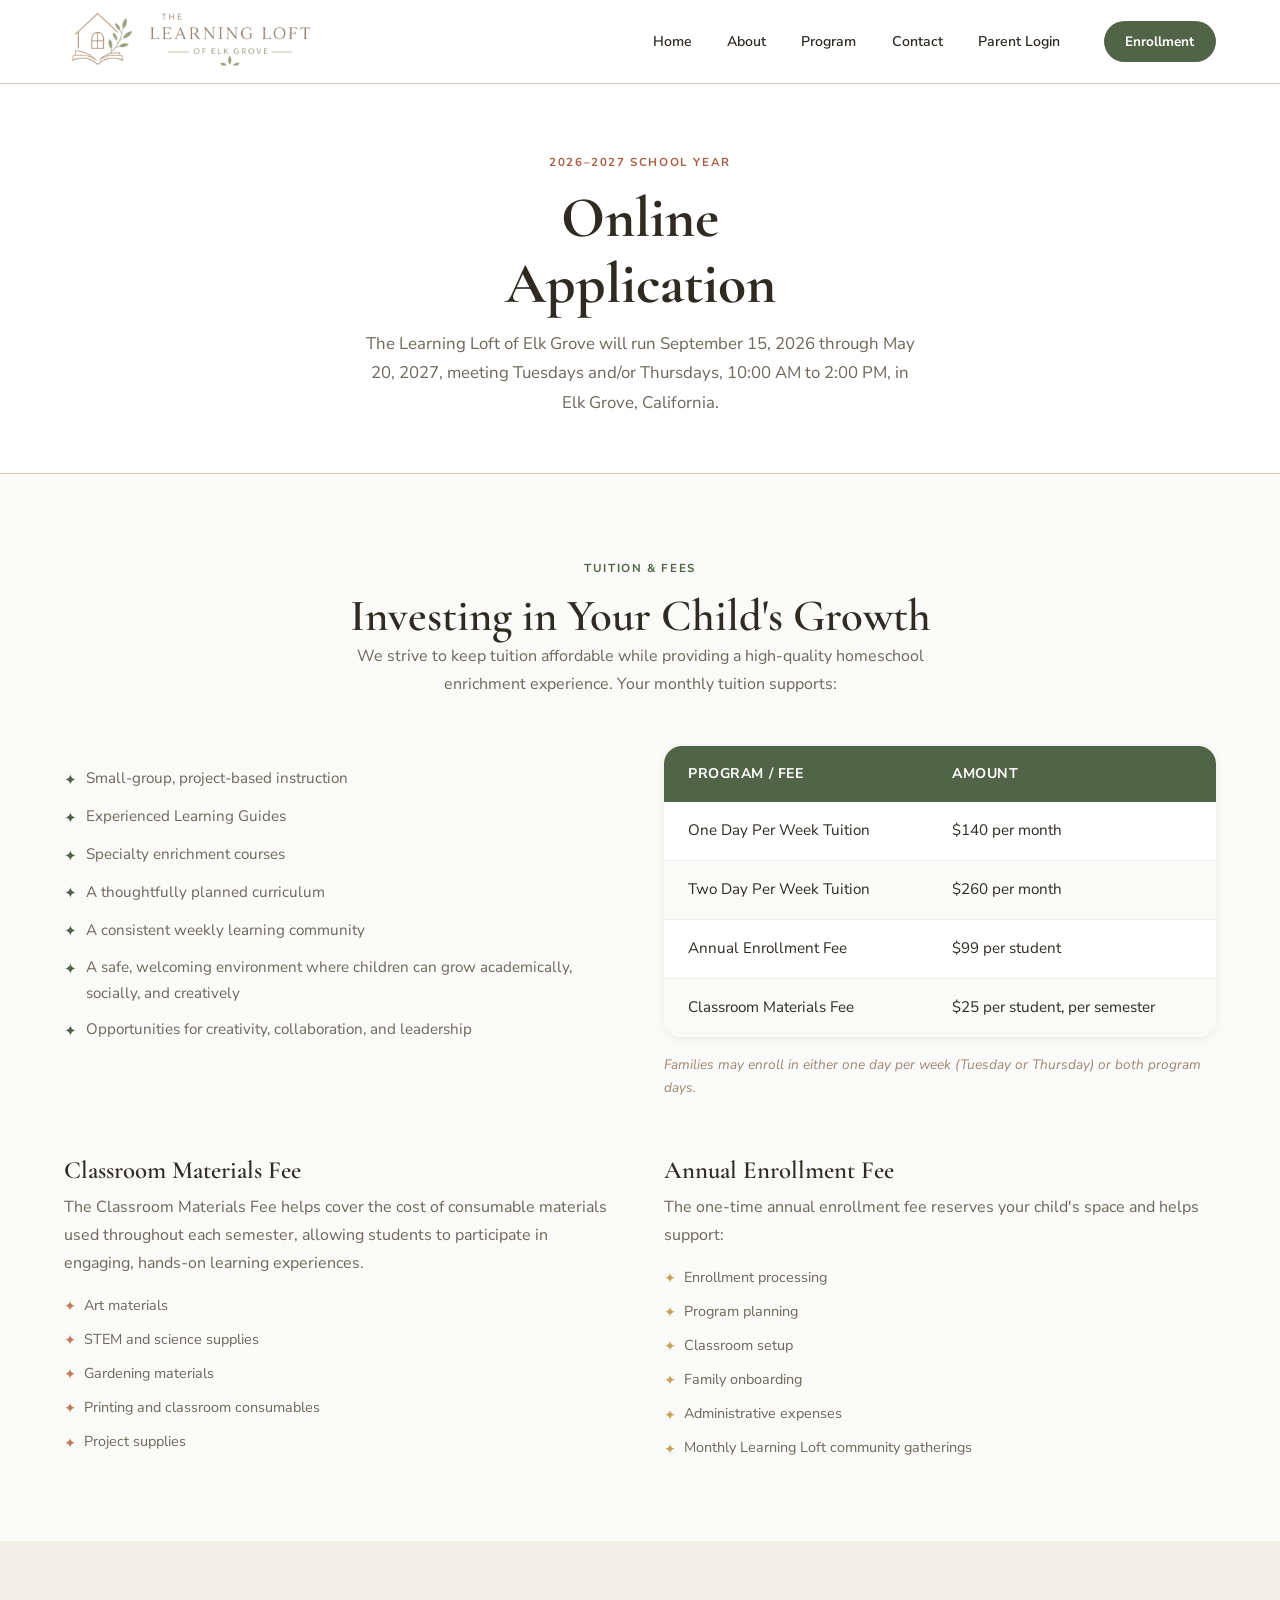
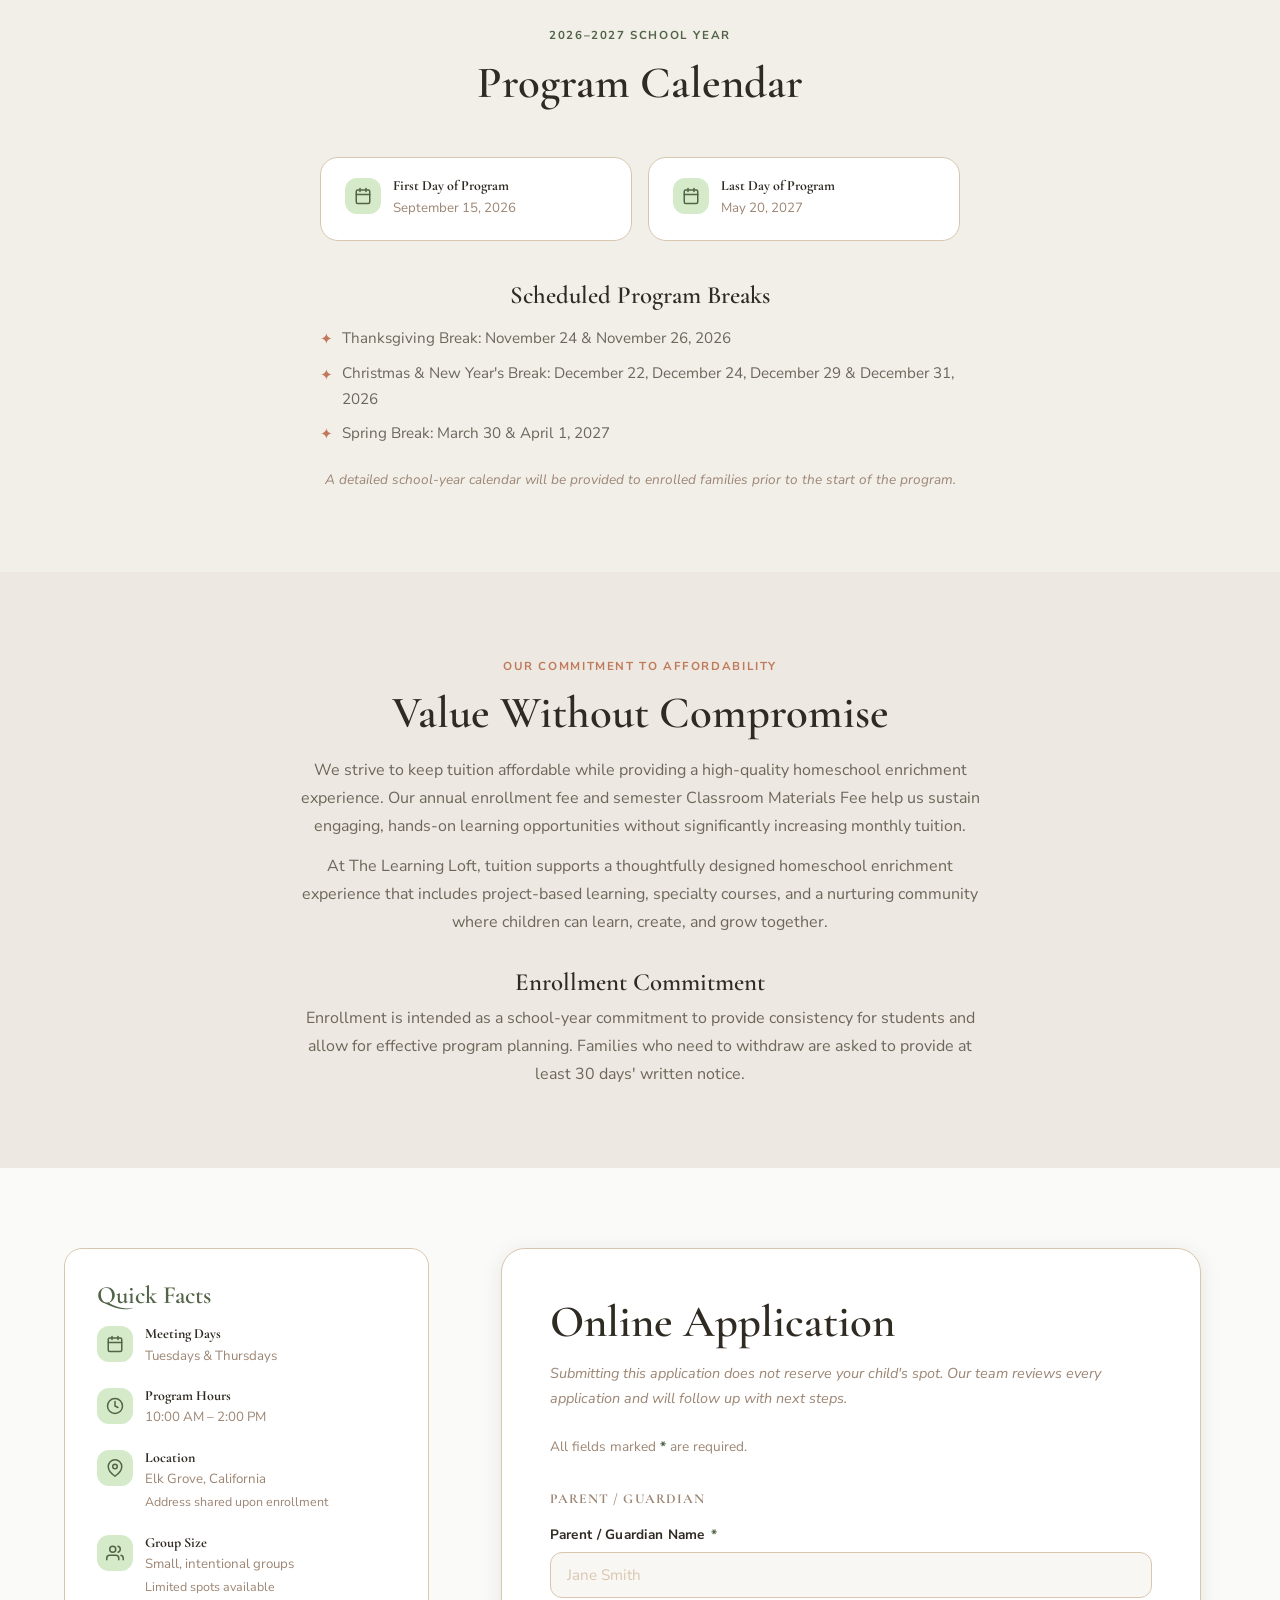
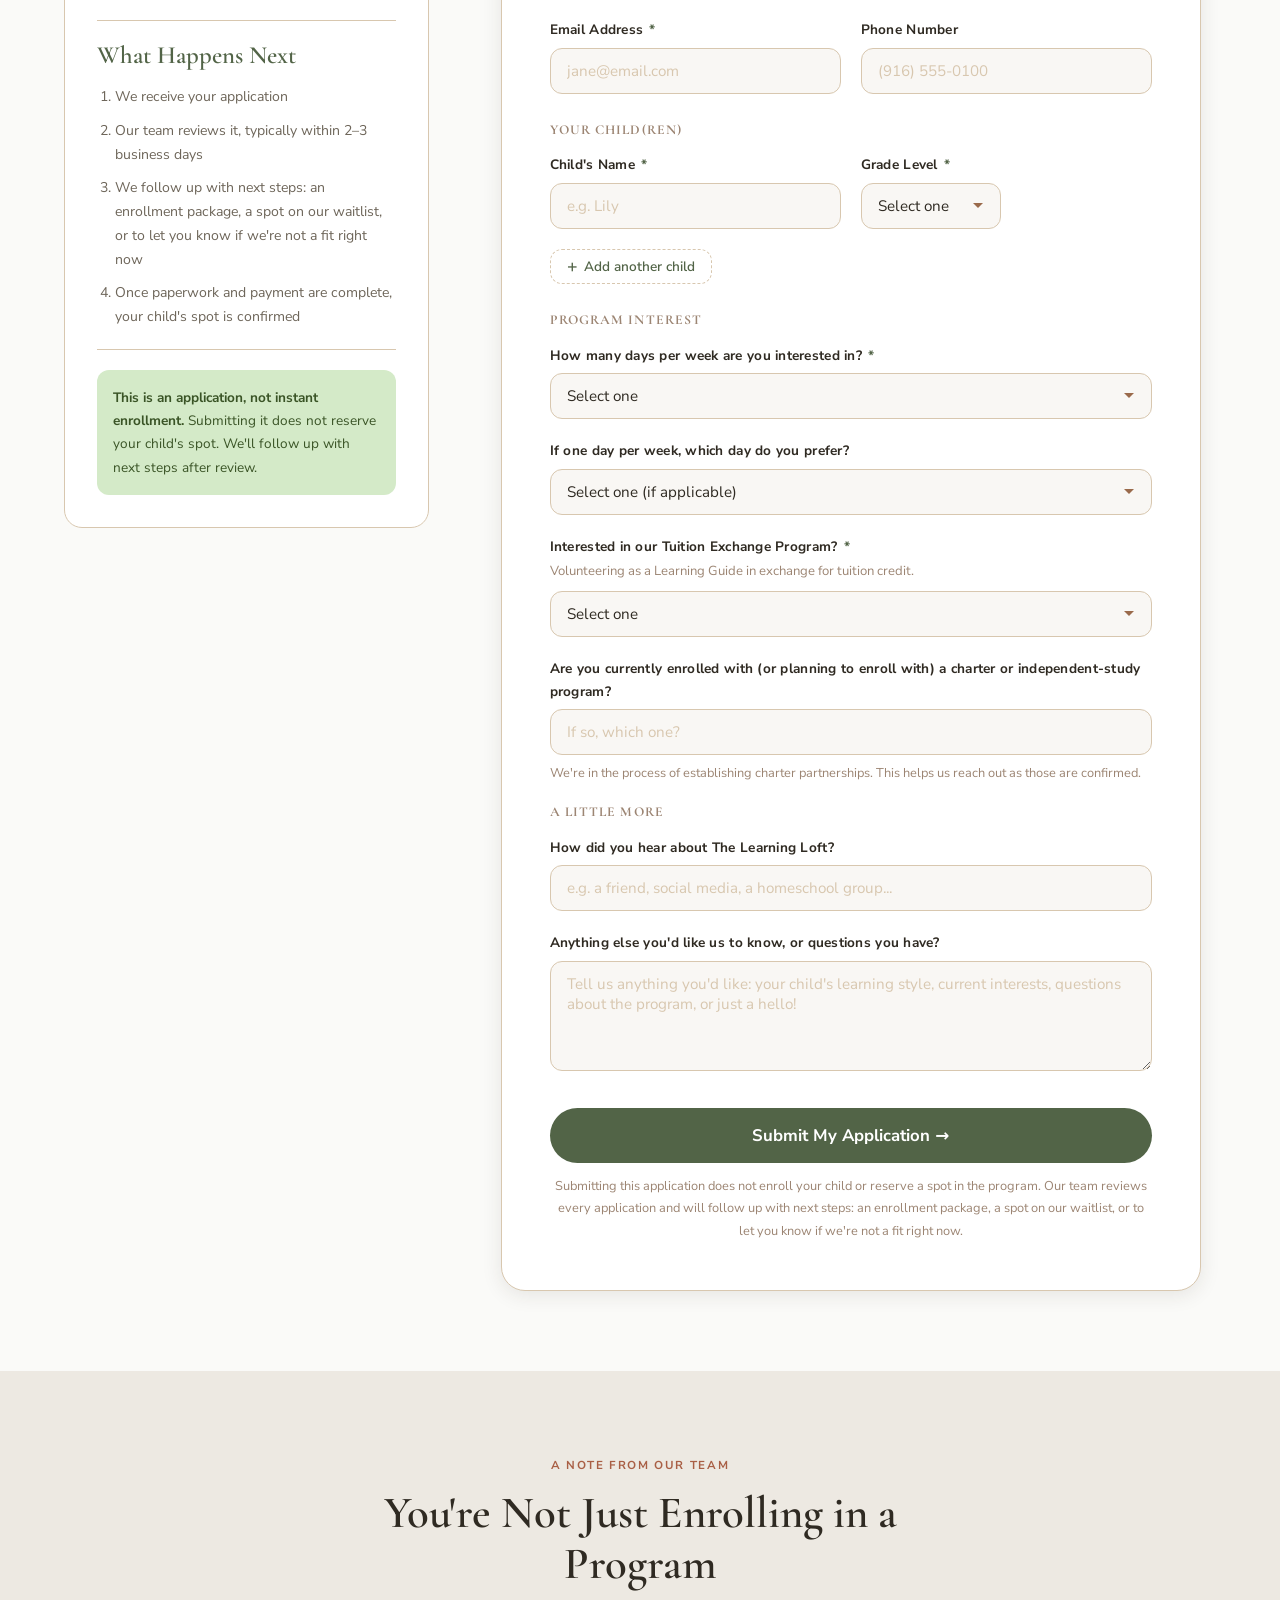
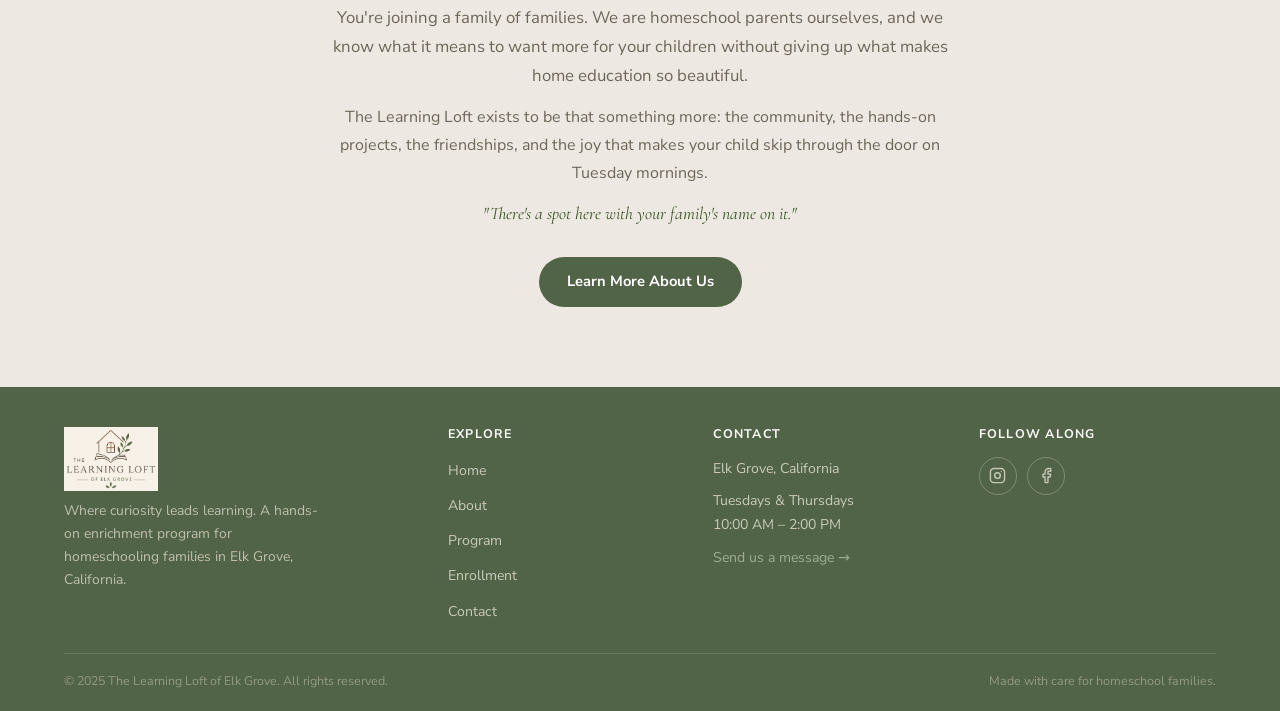
<file: enrollment.html>
<!DOCTYPE html>
<html lang="en">
<head>
  <meta charset="UTF-8" />
  <meta name="viewport" content="width=device-width, initial-scale=1.0" />
  <title>Online Application — The Learning Loft of Elk Grove</title>
  <meta name="description" content="Interested in joining The Learning Loft of Elk Grove for the 2026–2027 school year? Complete our online application and we'll be in touch." />
  <link rel="icon" type="image/x-icon" href="images/favicon.ico">
  <link rel="icon" type="image/png" sizes="32x32" href="images/favicon-32.png">
  <link rel="icon" type="image/png" sizes="256x256" href="images/favicon-256.png">
  <link rel="apple-touch-icon" sizes="180x180" href="images/favicon-180.png">
  <link rel="stylesheet" href="css/styles.css" />
  <script>
    function addChild() {
      const list = document.getElementById('childrenList');
      const row = document.createElement('div');
      row.className = 'form-row child-row';
      row.innerHTML = `
        <div class="form-group">
          <label>Child's Name <span class="req">*</span></label>
          <input type="text" name="studentName[]" placeholder="e.g. Noah" required />
        </div>
        <div class="form-group" style="display:flex;gap:.5rem;align-items:flex-end;">
          <div style="flex:1;max-width:140px;">
            <label>Grade Level <span class="req">*</span></label>
            <select name="gradeLevel[]" required>
              <option value="" disabled selected>Select one</option>
              <option value="TK">TK</option>
              <option value="K">K</option>
              <option value="1">1st</option>
              <option value="2">2nd</option>
              <option value="3">3rd</option>
              <option value="4">4th</option>
              <option value="5">5th</option>
              <option value="6">6th</option>
            </select>
          </div>
          <button type="button" onclick="this.closest('.child-row').remove()" style="margin-bottom:.1rem;background:none;border:none;color:var(--text-muted);font-size:1.3rem;cursor:pointer;padding:.3rem;" aria-label="Remove child">&times;</button>
        </div>
      `;
      list.appendChild(row);
    }
  </script>
</head>
<body>

  <!-- ── Navigation ── -->
  <nav class="nav" role="navigation" aria-label="Main navigation">
    <div class="nav__inner">
      <a href="index.html" class="nav__logo" aria-label="The Learning Loft of Elk Grove — Home">
        <img src="images/horizontal-nav-logo-soft-web-transparent.png" alt="The Learning Loft of Elk Grove" class="nav__logo-img">
      </a>
      <button class="nav__hamburger" id="navHamburger" aria-label="Toggle menu" aria-expanded="false">
        <span></span><span></span><span></span>
      </button>
      <ul class="nav__links" id="navLinks" role="list">
        <li><a href="index.html"      class="nav__link">Home</a></li>
        <li><a href="about.html"      class="nav__link">About</a></li>
        <li><a href="program.html"    class="nav__link">Program</a></li>
        <li><a href="contact.html"    class="nav__link">Contact</a></li>
        <li><a href="/portal/"        class="nav__link">Parent Login</a></li>
      </ul>
      <a href="enrollment.html" class="nav__cta">Enrollment</a>
    </div>
  </nav>

  <!-- ── Page Hero ── -->
  <section class="page-hero">
    <div class="container">
      <span class="eyebrow">2026–2027 School Year</span>
      <h1>Online<br>Application</h1>
      <p>The Learning Loft of Elk Grove will run September 15, 2026 through May 20, 2027, meeting Tuesdays and/or Thursdays, 10:00 AM to 2:00 PM, in Elk Grove, California.</p>
    </div>
  </section>

  <!-- ── Tuition & Fees ── -->
  <section class="section">
    <div class="container">
      <div class="text-center section-intro fade-up">
        <span class="eyebrow">Tuition &amp; Fees</span>
        <h2>Investing in Your Child's Growth</h2>
        <p>We strive to keep tuition affordable while providing a high-quality homeschool enrichment experience. Your monthly tuition supports:</p>
      </div>

      <div class="grid-2" style="gap:3rem; align-items:start;">
        <div class="fade-up" style="margin-top:1.25rem;">
          <ul style="color:var(--text-light); font-size:.95rem; display:flex; flex-direction:column; gap:.65rem;">
            <li style="display:flex; gap:.6rem; align-items:flex-start;"><span style="color:var(--green); font-weight:700; margin-top:.1rem;">✦</span> Small-group, project-based instruction</li>
            <li style="display:flex; gap:.6rem; align-items:flex-start;"><span style="color:var(--green); font-weight:700; margin-top:.1rem;">✦</span> Experienced Learning Guides</li>
            <li style="display:flex; gap:.6rem; align-items:flex-start;"><span style="color:var(--green); font-weight:700; margin-top:.1rem;">✦</span> Specialty enrichment courses</li>
            <li style="display:flex; gap:.6rem; align-items:flex-start;"><span style="color:var(--green); font-weight:700; margin-top:.1rem;">✦</span> A thoughtfully planned curriculum</li>
            <li style="display:flex; gap:.6rem; align-items:flex-start;"><span style="color:var(--green); font-weight:700; margin-top:.1rem;">✦</span> A consistent weekly learning community</li>
            <li style="display:flex; gap:.6rem; align-items:flex-start;"><span style="color:var(--green); font-weight:700; margin-top:.1rem;">✦</span> A safe, welcoming environment where children can grow academically, socially, and creatively</li>
            <li style="display:flex; gap:.6rem; align-items:flex-start;"><span style="color:var(--green); font-weight:700; margin-top:.1rem;">✦</span> Opportunities for creativity, collaboration, and leadership</li>
          </ul>
        </div>

        <div class="fade-up" style="transition-delay:.1s">
          <table class="schedule-table" aria-label="Program options and fees">
            <thead>
              <tr>
                <th>Program / Fee</th>
                <th>Amount</th>
              </tr>
            </thead>
            <tbody>
              <tr>
                <td>One Day Per Week Tuition</td>
                <td>$140 per month</td>
              </tr>
              <tr>
                <td>Two Day Per Week Tuition</td>
                <td>$260 per month</td>
              </tr>
              <tr>
                <td>Annual Enrollment Fee</td>
                <td>$99 per student</td>
              </tr>
              <tr>
                <td>Classroom Materials Fee</td>
                <td>$25 per student, per semester</td>
              </tr>
            </tbody>
          </table>
          <p style="font-size:.85rem; color:var(--text-muted); font-style:italic; margin-top:1rem;">Families may enroll in either one day per week (Tuesday or Thursday) or both program days.</p>
        </div>
      </div>

      <div class="grid-2" style="gap:3rem; margin-top:3.5rem; align-items:start;">
        <div class="fade-up">
          <h3 style="margin-bottom:.5rem;">Classroom Materials Fee</h3>
          <p>The Classroom Materials Fee helps cover the cost of consumable materials used throughout each semester, allowing students to participate in engaging, hands-on learning experiences.</p>
          <ul style="color:var(--text-light); font-size:.9rem; display:flex; flex-direction:column; gap:.5rem; margin-top:1rem;">
            <li style="display:flex; gap:.5rem; align-items:flex-start;"><span style="color:var(--terracotta); font-weight:700; margin-top:.1rem;">✦</span> Art materials</li>
            <li style="display:flex; gap:.5rem; align-items:flex-start;"><span style="color:var(--terracotta); font-weight:700; margin-top:.1rem;">✦</span> STEM and science supplies</li>
            <li style="display:flex; gap:.5rem; align-items:flex-start;"><span style="color:var(--terracotta); font-weight:700; margin-top:.1rem;">✦</span> Gardening materials</li>
            <li style="display:flex; gap:.5rem; align-items:flex-start;"><span style="color:var(--terracotta); font-weight:700; margin-top:.1rem;">✦</span> Printing and classroom consumables</li>
            <li style="display:flex; gap:.5rem; align-items:flex-start;"><span style="color:var(--terracotta); font-weight:700; margin-top:.1rem;">✦</span> Project supplies</li>
          </ul>
        </div>

        <div class="fade-up" style="transition-delay:.1s">
          <h3 style="margin-bottom:.5rem;">Annual Enrollment Fee</h3>
          <p>The one-time annual enrollment fee reserves your child's space and helps support:</p>
          <ul style="color:var(--text-light); font-size:.9rem; display:flex; flex-direction:column; gap:.5rem; margin-top:1rem;">
            <li style="display:flex; gap:.5rem; align-items:flex-start;"><span style="color:var(--gold); font-weight:700; margin-top:.1rem;">✦</span> Enrollment processing</li>
            <li style="display:flex; gap:.5rem; align-items:flex-start;"><span style="color:var(--gold); font-weight:700; margin-top:.1rem;">✦</span> Program planning</li>
            <li style="display:flex; gap:.5rem; align-items:flex-start;"><span style="color:var(--gold); font-weight:700; margin-top:.1rem;">✦</span> Classroom setup</li>
            <li style="display:flex; gap:.5rem; align-items:flex-start;"><span style="color:var(--gold); font-weight:700; margin-top:.1rem;">✦</span> Family onboarding</li>
            <li style="display:flex; gap:.5rem; align-items:flex-start;"><span style="color:var(--gold); font-weight:700; margin-top:.1rem;">✦</span> Administrative expenses</li>
            <li style="display:flex; gap:.5rem; align-items:flex-start;"><span style="color:var(--gold); font-weight:700; margin-top:.1rem;">✦</span> Monthly Learning Loft community gatherings</li>
          </ul>
        </div>
      </div>
    </div>
  </section>

  <!-- ── School Year Calendar ── -->
  <section class="section section--alt">
    <div class="container">
      <div class="text-center section-intro fade-up">
        <span class="eyebrow">2026–2027 School Year</span>
        <h2>Program Calendar</h2>
      </div>

      <div class="grid-2" style="gap:1rem; max-width:640px; margin-inline:auto;">
        <div class="info-item" style="background:var(--white-warm); border:1px solid var(--border); border-radius:var(--r-md); padding:1.25rem 1.5rem; margin-bottom:0;">
          <div class="info-item__icon">
            <svg xmlns="http://www.w3.org/2000/svg" viewBox="0 0 24 24" fill="none" stroke="currentColor" stroke-width="2" stroke-linecap="round" stroke-linejoin="round"><rect x="3" y="4" width="18" height="18" rx="2"/><line x1="16" y1="2" x2="16" y2="6"/><line x1="8" y1="2" x2="8" y2="6"/><line x1="3" y1="10" x2="21" y2="10"/></svg>
          </div>
          <div>
            <h4>First Day of Program</h4>
            <p>September 15, 2026</p>
          </div>
        </div>
        <div class="info-item" style="background:var(--white-warm); border:1px solid var(--border); border-radius:var(--r-md); padding:1.25rem 1.5rem; margin-bottom:0;">
          <div class="info-item__icon">
            <svg xmlns="http://www.w3.org/2000/svg" viewBox="0 0 24 24" fill="none" stroke="currentColor" stroke-width="2" stroke-linecap="round" stroke-linejoin="round"><rect x="3" y="4" width="18" height="18" rx="2"/><line x1="16" y1="2" x2="16" y2="6"/><line x1="8" y1="2" x2="8" y2="6"/><line x1="3" y1="10" x2="21" y2="10"/></svg>
          </div>
          <div>
            <h4>Last Day of Program</h4>
            <p>May 20, 2027</p>
          </div>
        </div>
      </div>

      <div class="fade-up" style="max-width:640px; margin:2.5rem auto 0;">
        <h3 style="text-align:center; margin-bottom:1rem;">Scheduled Program Breaks</h3>
        <ul style="color:var(--text-light); font-size:.95rem; display:flex; flex-direction:column; gap:.5rem;">
          <li style="display:flex; gap:.6rem; align-items:flex-start;"><span style="color:var(--terracotta); font-weight:700; margin-top:.1rem;">✦</span> Thanksgiving Break: November 24 &amp; November 26, 2026</li>
          <li style="display:flex; gap:.6rem; align-items:flex-start;"><span style="color:var(--terracotta); font-weight:700; margin-top:.1rem;">✦</span> Christmas &amp; New Year's Break: December 22, December 24, December 29 &amp; December 31, 2026</li>
          <li style="display:flex; gap:.6rem; align-items:flex-start;"><span style="color:var(--terracotta); font-weight:700; margin-top:.1rem;">✦</span> Spring Break: March 30 &amp; April 1, 2027</li>
        </ul>
        <p style="font-size:.85rem; color:var(--text-muted); font-style:italic; margin-top:1.25rem; text-align:center;">A detailed school-year calendar will be provided to enrolled families prior to the start of the program.</p>
      </div>
    </div>
  </section>

  <!-- ── Affordability & Commitment ── -->
  <section class="section section--tan">
    <div class="container">
      <div class="text-center fade-up" style="max-width:680px; margin-inline:auto;">
        <span class="eyebrow eyebrow--terra">Our Commitment to Affordability</span>
        <h2>Value Without Compromise</h2>
        <p style="margin-top:1rem;">We strive to keep tuition affordable while providing a high-quality homeschool enrichment experience. Our annual enrollment fee and semester Classroom Materials Fee help us sustain engaging, hands-on learning opportunities without significantly increasing monthly tuition.</p>
        <p style="margin-top:.75rem;">At The Learning Loft, tuition supports a thoughtfully designed homeschool enrichment experience that includes project-based learning, specialty courses, and a nurturing community where children can learn, create, and grow together.</p>

        <h3 style="margin-top:2rem; margin-bottom:.5rem;">Enrollment Commitment</h3>
        <p>Enrollment is intended as a school-year commitment to provide consistency for students and allow for effective program planning. Families who need to withdraw are asked to provide at least 30 days' written notice.</p>
      </div>
    </div>
  </section>

  <!-- ── Form Section ── -->
  <section class="section">
    <div class="container">
      <div class="enroll-info">

        <!-- Info Sidebar -->
        <div class="info-panel fade-up">
          <h3>Quick Facts</h3>

          <div class="info-item">
            <div class="info-item__icon">
              <svg xmlns="http://www.w3.org/2000/svg" viewBox="0 0 24 24" fill="none" stroke="currentColor" stroke-width="2" stroke-linecap="round" stroke-linejoin="round"><rect x="3" y="4" width="18" height="18" rx="2"/><line x1="16" y1="2" x2="16" y2="6"/><line x1="8" y1="2" x2="8" y2="6"/><line x1="3" y1="10" x2="21" y2="10"/></svg>
            </div>
            <div>
              <h4>Meeting Days</h4>
              <p>Tuesdays &amp; Thursdays</p>
            </div>
          </div>

          <div class="info-item">
            <div class="info-item__icon">
              <svg xmlns="http://www.w3.org/2000/svg" viewBox="0 0 24 24" fill="none" stroke="currentColor" stroke-width="2" stroke-linecap="round" stroke-linejoin="round"><circle cx="12" cy="12" r="10"/><polyline points="12 6 12 12 16 14"/></svg>
            </div>
            <div>
              <h4>Program Hours</h4>
              <p>10:00 AM – 2:00 PM</p>
            </div>
          </div>

          <div class="info-item">
            <div class="info-item__icon">
              <svg xmlns="http://www.w3.org/2000/svg" viewBox="0 0 24 24" fill="none" stroke="currentColor" stroke-width="2" stroke-linecap="round" stroke-linejoin="round"><path d="M21 10c0 7-9 13-9 13s-9-6-9-13a9 9 0 0 1 18 0z"/><circle cx="12" cy="10" r="3"/></svg>
            </div>
            <div>
              <h4>Location</h4>
              <p>Elk Grove, California<br><span style="font-size:.78rem; color:var(--text-muted)">Address shared upon enrollment</span></p>
            </div>
          </div>

          <div class="info-item">
            <div class="info-item__icon">
              <svg xmlns="http://www.w3.org/2000/svg" viewBox="0 0 24 24" fill="none" stroke="currentColor" stroke-width="2" stroke-linecap="round" stroke-linejoin="round"><path d="M17 21v-2a4 4 0 0 0-4-4H5a4 4 0 0 0-4 4v2"/><circle cx="9" cy="7" r="4"/><path d="M23 21v-2a4 4 0 0 0-3-3.87"/><path d="M16 3.13a4 4 0 0 1 0 7.75"/></svg>
            </div>
            <div>
              <h4>Group Size</h4>
              <p>Small, intentional groups<br><span style="font-size:.78rem; color:var(--text-muted)">Limited spots available</span></p>
            </div>
          </div>

          <div class="info-divider"></div>

          <h3 style="margin-bottom:1rem;">What Happens Next</h3>
          <ol style="color:var(--text-light); font-size:.88rem; padding-left:1.1rem; display:flex; flex-direction:column; gap:.6rem; list-style:decimal;">
            <li>We receive your application</li>
            <li>Our team reviews it, typically within 2–3 business days</li>
            <li>We follow up with next steps: an enrollment package, a spot on our waitlist, or to let you know if we're not a fit right now</li>
            <li>Once paperwork and payment are complete, your child's spot is confirmed</li>
          </ol>

          <div class="info-divider"></div>

          <div style="background:var(--green-pale); border-radius:var(--r-sm); padding:1rem; font-size:.85rem; color:var(--green-dark);">
            <strong>This is an application, not instant enrollment.</strong> Submitting it does not reserve your child's spot. We'll follow up with next steps after review.
          </div>
        </div>

        <!-- Form -->
        <div class="fade-up" style="transition-delay:.1s">
          <div class="form-card">
            <h2 style="margin-bottom:.75rem;">Online Application</h2>
            <p style="font-size:.9rem; font-style:italic; color:var(--text-muted); margin-bottom:1.5rem;">Submitting this application does not reserve your child's spot. Our team reviews every application and will follow up with next steps.</p>
            <p style="margin-bottom:2rem; font-size:.85rem; color:var(--text-muted);">All fields marked <span style="color:var(--green); font-weight:700;">*</span> are required.</p>

            <form id="enrollForm" novalidate>

              <!-- Parent Info -->
              <h4 style="font-size:.85rem; font-weight:700; text-transform:uppercase; letter-spacing:.08em; color:var(--text-muted); margin-bottom:1rem; margin-top:.25rem;">Parent / Guardian</h4>

              <div class="form-group">
                <label for="parentName">Parent / Guardian Name <span class="req">*</span></label>
                <input type="text" id="parentName" name="parentName" placeholder="Jane Smith" required autocomplete="name" />
              </div>

              <div class="form-row">
                <div class="form-group">
                  <label for="email">Email Address <span class="req">*</span></label>
                  <input type="email" id="email" name="email" placeholder="jane@email.com" required autocomplete="email" />
                </div>
                <div class="form-group">
                  <label for="phone">Phone Number</label>
                  <input type="tel" id="phone" name="phone" placeholder="(916) 555-0100" autocomplete="tel" />
                </div>
              </div>

              <!-- Child Info -->
              <h4 style="font-size:.85rem; font-weight:700; text-transform:uppercase; letter-spacing:.08em; color:var(--text-muted); margin-bottom:1rem; margin-top:.5rem;">Your Child(ren)</h4>

              <div id="childrenList">
                <div class="form-row child-row">
                  <div class="form-group">
                    <label>Child's Name <span class="req">*</span></label>
                    <input type="text" name="studentName[]" placeholder="e.g. Lily" required />
                  </div>
                  <div class="form-group" style="display:flex;gap:.5rem;align-items:flex-end;">
                    <div style="flex:1;max-width:140px;">
                      <label>Grade Level <span class="req">*</span></label>
                      <select name="gradeLevel[]" required>
                        <option value="" disabled selected>Select one</option>
                        <option value="TK">TK</option>
                        <option value="K">K</option>
                        <option value="1">1st</option>
                        <option value="2">2nd</option>
                        <option value="3">3rd</option>
                        <option value="4">4th</option>
                        <option value="5">5th</option>
                        <option value="6">6th</option>
                      </select>
                    </div>
                  </div>
                </div>
              </div>
              <button type="button" onclick="addChild()" style="display:inline-flex;align-items:center;gap:.4rem;margin-bottom:1.25rem;background:none;border:1px dashed var(--border);border-radius:var(--r-sm);padding:.45rem 1rem;font-family:var(--font-body);font-size:.85rem;font-weight:600;color:var(--green);cursor:pointer;transition:border-color .18s,color .18s;">
                <span style="font-size:1.1rem;line-height:1;">+</span> Add another child
              </button>

              <!-- Program Interest -->
              <h4 style="font-size:.85rem; font-weight:700; text-transform:uppercase; letter-spacing:.08em; color:var(--text-muted); margin-bottom:1rem; margin-top:.5rem;">Program Interest</h4>

              <div class="form-group">
                <label for="daysInterest">How many days per week are you interested in? <span class="req">*</span></label>
                <select id="daysInterest" name="daysInterest" required>
                  <option value="" disabled selected>Select one</option>
                  <option>1 day/week ($140/month)</option>
                  <option>2 days/week ($260/month)</option>
                  <option>Not sure yet</option>
                </select>
              </div>

              <div class="form-group">
                <label for="dayPreference">If one day per week, which day do you prefer?</label>
                <select id="dayPreference" name="dayPreference">
                  <option value="" disabled selected>Select one (if applicable)</option>
                  <option>Tuesday</option>
                  <option>Thursday</option>
                  <option>Either</option>
                </select>
              </div>

              <div class="form-group">
                <label for="tuitionExchange">Interested in our Tuition Exchange Program? <span class="req">*</span></label>
                <p style="font-size:.82rem; color:var(--text-muted); margin-top:-.3rem; margin-bottom:.5rem;">Volunteering as a Learning Guide in exchange for tuition credit.</p>
                <select id="tuitionExchange" name="tuitionExchange" required>
                  <option value="" disabled selected>Select one</option>
                  <option>Yes</option>
                  <option>No</option>
                  <option>Maybe, tell me more</option>
                </select>
              </div>

              <div class="form-group">
                <label for="charterProgram">Are you currently enrolled with (or planning to enroll with) a charter or independent-study program?</label>
                <input type="text" id="charterProgram" name="charterProgram" placeholder="If so, which one?" />
                <p style="font-size:.8rem; color:var(--text-muted); margin-top:.4rem;">We're in the process of establishing charter partnerships. This helps us reach out as those are confirmed.</p>
              </div>

              <!-- Discovery & Intent -->
              <h4 style="font-size:.85rem; font-weight:700; text-transform:uppercase; letter-spacing:.08em; color:var(--text-muted); margin-bottom:1rem; margin-top:.5rem;">A Little More</h4>

              <div class="form-group">
                <label for="hearAbout">How did you hear about The Learning Loft?</label>
                <input type="text" id="hearAbout" name="hearAbout" placeholder="e.g. a friend, social media, a homeschool group..." />
              </div>

              <div class="form-group">
                <label for="message">Anything else you'd like us to know, or questions you have?</label>
                <textarea id="message" name="message" placeholder="Tell us anything you'd like: your child's learning style, current interests, questions about the program, or just a hello!"></textarea>
              </div>

              <button type="submit" class="form-submit">
                Submit My Application &rarr;
              </button>
              <p class="form-note">Submitting this application does not enroll your child or reserve a spot in the program. Our team reviews every application and will follow up with next steps: an enrollment package, a spot on our waitlist, or to let you know if we're not a fit right now.</p>
            </form>

            <div class="success-msg" id="successMsg" role="alert">
              <h4>Thank you! We received your application.</h4>
              <p>We're so glad you applied. You'll receive a confirmation email shortly, and our team will follow up within 2–3 business days after reviewing your application. We can't wait to connect with your family!</p>
            </div>
          </div>
        </div>

      </div>
    </div>
  </section>

  <!-- ── Warm Note Section ── -->
  <section class="section section--tan">
    <div class="container">
      <div class="text-center fade-up" style="max-width:640px; margin-inline:auto;">
        <span class="eyebrow eyebrow--tan">A Note from Our Team</span>
        <h2>You're Not Just Enrolling in a Program</h2>
        <p style="font-size:1.05rem; margin-top:.75rem;">You're joining a family of families. We are homeschool parents ourselves, and we know what it means to want more for your children without giving up what makes home education so beautiful.</p>
        <p style="margin-top:.75rem;">The Learning Loft exists to be that something more: the community, the hands-on projects, the friendships, and the joy that makes your child skip through the door on Tuesday mornings.</p>
        <p style="margin-top:.75rem; font-style:italic; font-family:var(--font-head); color:var(--green-dark); font-size:1.1rem;">"There's a spot here with your family's name on it."</p>
        <a href="about.html" class="btn btn--green" style="margin-top:1.75rem;">Learn More About Us</a>
      </div>
    </div>
  </section>

  <!-- ── Footer ── -->
  <footer class="footer">
    <div class="container">
      <div class="footer__grid">
        <div>
          <div class="footer__logo">
            <img src="images/primary-logo-warm-web-ivory-bg.png" alt="The Learning Loft of Elk Grove" class="footer__logo-img">
          </div>
          <p class="footer__tagline">Where curiosity leads learning. A hands-on enrichment program for homeschooling families in Elk Grove, California.</p>
        </div>
        <div>
          <h4>Explore</h4>
          <ul class="footer__links">
            <li><a href="index.html">Home</a></li>
            <li><a href="about.html">About</a></li>
            <li><a href="program.html">Program</a></li>
            <li><a href="enrollment.html">Enrollment</a></li>
            <li><a href="contact.html">Contact</a></li>
          </ul>
        </div>
        <div class="footer__contact">
          <h4>Contact</h4>
          <p>Elk Grove, California</p>
          <p>Tuesdays &amp; Thursdays<br>10:00 AM – 2:00 PM</p>
          <p style="margin-top:.5rem;"><a href="contact.html">Send us a message &rarr;</a></p>
        </div>
        <div>
          <h4>Follow Along</h4>
          <div class="footer__social">
            <a href="https://www.instagram.com/thelearninglofteg" target="_blank" rel="noopener" class="footer__social-icon" aria-label="Instagram">
              <svg xmlns="http://www.w3.org/2000/svg" viewBox="0 0 24 24" fill="none" stroke="currentColor" stroke-width="2" stroke-linecap="round" stroke-linejoin="round">
                <rect x="2" y="2" width="20" height="20" rx="5" ry="5"/>
                <circle cx="12" cy="12" r="4"/>
                <circle cx="17.5" cy="6.5" r="1" fill="currentColor" stroke="none"/>
              </svg>
            </a>
            <a href="#" class="footer__social-icon" aria-label="Facebook">
              <svg xmlns="http://www.w3.org/2000/svg" viewBox="0 0 24 24" fill="none" stroke="currentColor" stroke-width="2" stroke-linecap="round" stroke-linejoin="round">
                <path d="M18 2h-3a5 5 0 0 0-5 5v3H7v4h3v8h4v-8h3l1-4h-4V7a1 1 0 0 1 1-1h3z"/>
              </svg>
            </a>
          </div>
        </div>
      </div>
      <hr class="footer__rule">
      <div class="footer__bottom">
        <span>&copy; 2025 The Learning Loft of Elk Grove. All rights reserved.</span>
        <span>Made with care for homeschool families.</span>
      </div>
    </div>
  </footer>

  <script src="js/main.js"></script>
  <script>
    const form = document.getElementById('enrollForm');
    const successMsg = document.getElementById('successMsg');

    form.addEventListener('submit', async (e) => {
      e.preventDefault();

      const required = form.querySelectorAll('[required]');
      let valid = true;
      required.forEach(f => {
        f.style.borderColor = '';
        if (!f.value.trim()) { f.style.borderColor = '#c0392b'; valid = false; }
      });
      if (!valid) return;

      // Collect students
      const nameInputs  = form.querySelectorAll('[name="studentName[]"]');
      const gradeInputs = form.querySelectorAll('[name="gradeLevel[]"]');
      const students = Array.from(nameInputs).map((input, i) => ({
        name: input.value.trim(),
        gradeLevel: gradeInputs[i].value,
      }));

      const btn = form.querySelector('.form-submit');
      btn.textContent = 'Sending…';
      btn.disabled = true;

      try {
        const res = await fetch('https://otmuflfpogtpkzqrclmm.supabase.co/functions/v1/submit-enrollment', {
          method: 'POST',
          headers: {
            'Content-Type': 'application/json',
            'Authorization': 'Bearer eyJhbGciOiJIUzI1NiIsInR5cCI6IkpXVCJ9.eyJpc3MiOiJzdXBhYmFzZSIsInJlZiI6Im90bXVmbGZwb2d0cGt6cXJjbG1tIiwicm9sZSI6ImFub24iLCJpYXQiOjE3ODM2MzA1NTQsImV4cCI6MjA5OTIwNjU1NH0._FBPP-VskInqSNHaUQLOZmwWWcFf1ERHwMCB5_KcJ0Y',
          },
          body: JSON.stringify({
            parentName:      form.parentName.value.trim(),
            email:           form.email.value.trim(),
            phone:           form.phone.value.trim(),
            students,
            daysInterest:    form.daysInterest.value,
            dayPreference:   form.dayPreference.value,
            tuitionExchange: form.tuitionExchange.value,
            charterProgram:  form.charterProgram.value.trim(),
            hearAbout:       form.hearAbout.value.trim(),
            message:         form.message.value.trim(),
          }),
        });

        if (!res.ok) {
          const body = await res.text();
          console.error('HTTP', res.status, body);
          throw new Error('Server error');
        }

        form.style.display = 'none';
        successMsg.classList.add('visible');

      } catch (err) {
        console.error('Submit error:', err);
        btn.textContent = 'Submit My Application →';
        btn.disabled = false;
        alert('Something went wrong. Please try again or email us directly at info@thelearninglofteg.com');
      }
    });
  </script>
</body>
</html>
</file>
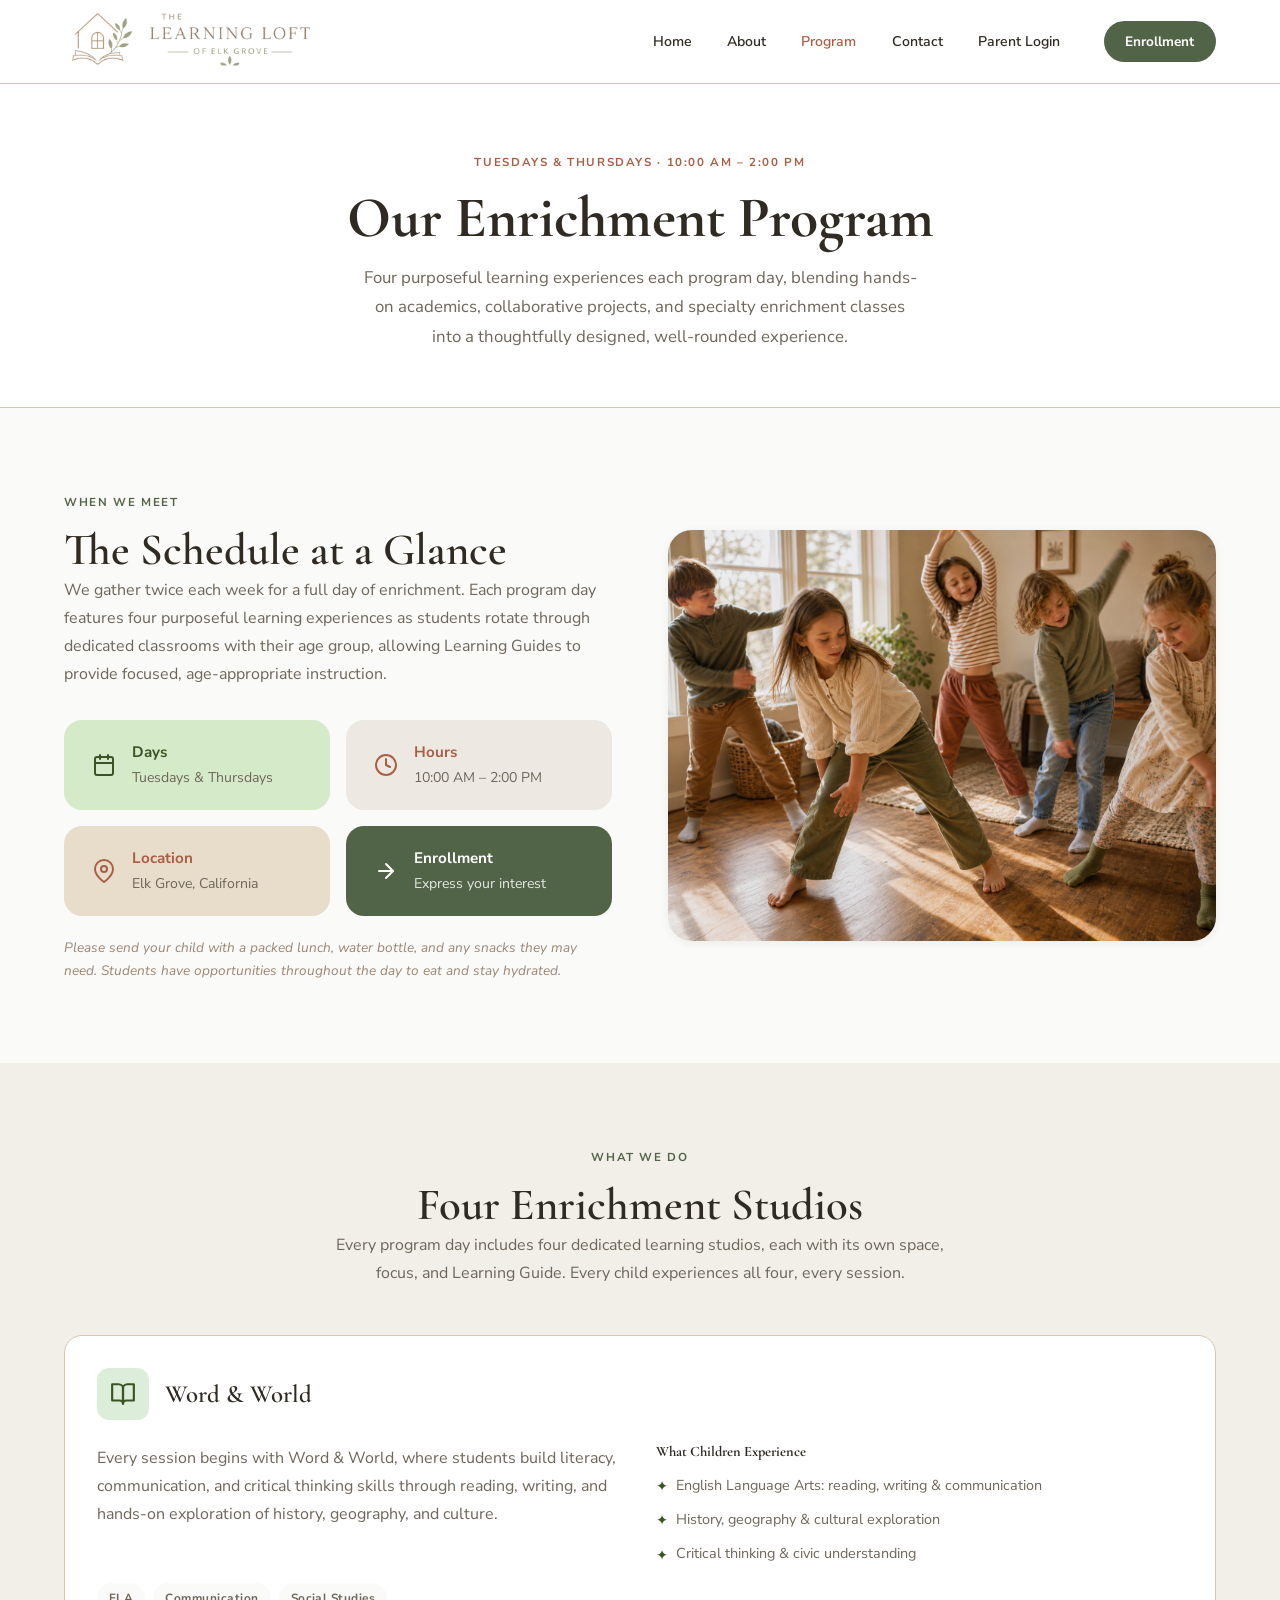
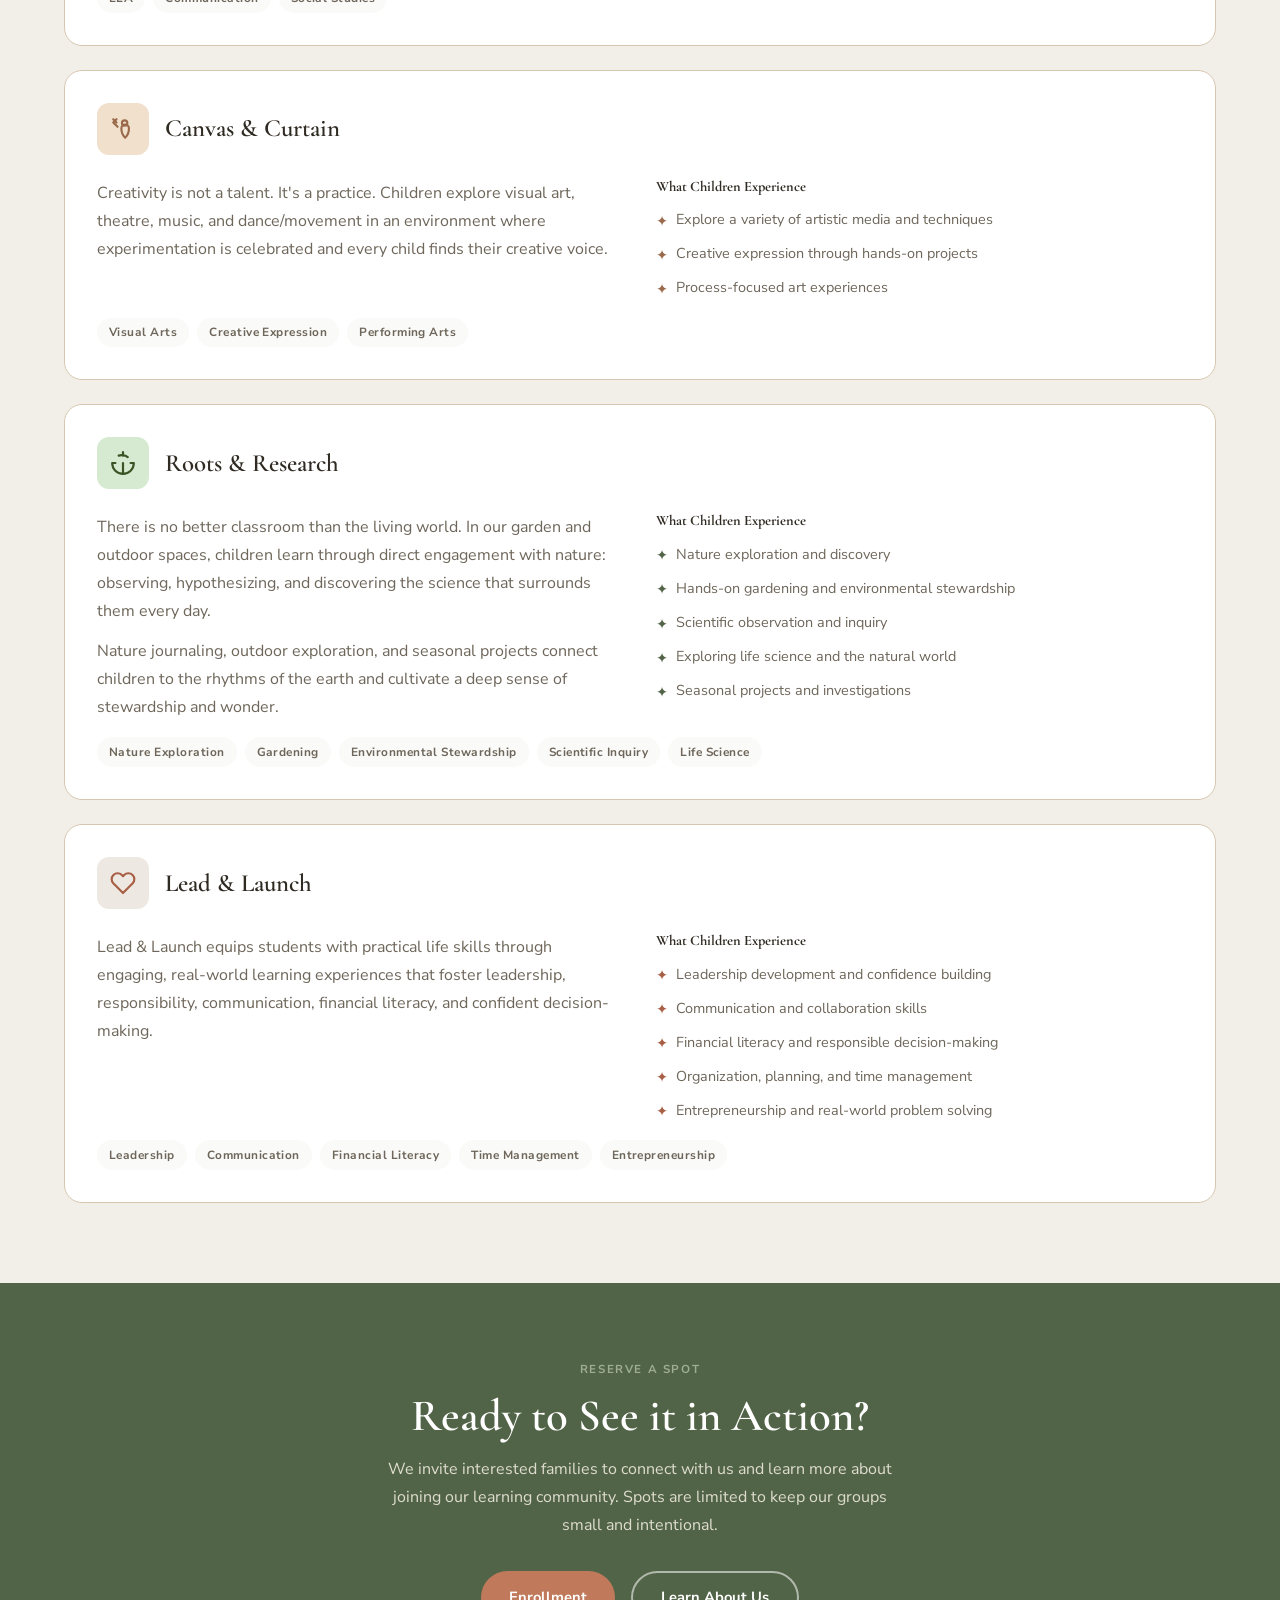
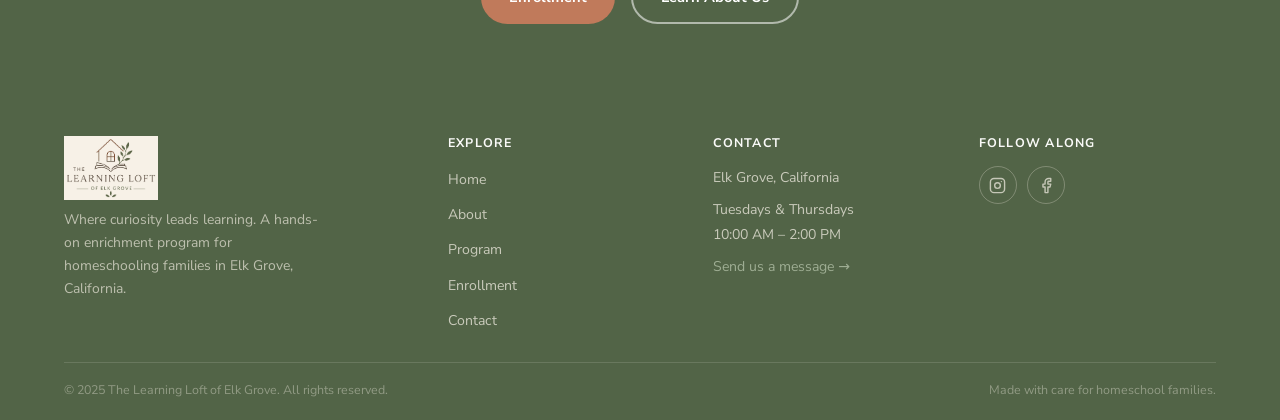
<file: program.html>
<!DOCTYPE html>
<html lang="en">
<head>
  <meta charset="UTF-8" />
  <meta name="viewport" content="width=device-width, initial-scale=1.0" />
  <title>Our Program — The Learning Loft of Elk Grove</title>
  <meta name="description" content="Tuesdays and Thursdays, 10am–2pm. Four enrichment studios: Word & World, Canvas & Curtain, Roots & Research, and Lead & Launch." />
  <link rel="icon" type="image/x-icon" href="images/favicon.ico">
  <link rel="icon" type="image/png" sizes="32x32" href="images/favicon-32.png">
  <link rel="icon" type="image/png" sizes="256x256" href="images/favicon-256.png">
  <link rel="apple-touch-icon" sizes="180x180" href="images/favicon-180.png">
  <link rel="stylesheet" href="css/styles.css" />
</head>
<body>

  <!-- ── Navigation ── -->
  <nav class="nav" role="navigation" aria-label="Main navigation">
    <div class="nav__inner">
      <a href="index.html" class="nav__logo" aria-label="The Learning Loft of Elk Grove — Home">
        <img src="images/horizontal-nav-logo-soft-web-transparent.png" alt="The Learning Loft of Elk Grove" class="nav__logo-img">
      </a>
      <button class="nav__hamburger" id="navHamburger" aria-label="Toggle menu" aria-expanded="false">
        <span></span><span></span><span></span>
      </button>
      <ul class="nav__links" id="navLinks" role="list">
        <li><a href="index.html"      class="nav__link">Home</a></li>
        <li><a href="about.html"      class="nav__link">About</a></li>
        <li><a href="program.html"    class="nav__link">Program</a></li>
        <li><a href="contact.html"    class="nav__link">Contact</a></li>
        <li><a href="/portal/"        class="nav__link">Parent Login</a></li>
      </ul>
      <a href="enrollment.html" class="nav__cta">Enrollment</a>
    </div>
  </nav>

  <!-- ── Page Hero ── -->
  <section class="page-hero">
    <div class="container">
      <span class="eyebrow">Tuesdays &amp; Thursdays · 10:00 AM – 2:00 PM</span>
      <h1>Our Enrichment Program</h1>
      <p>Four purposeful learning experiences each program day, blending hands-on academics, collaborative projects, and specialty enrichment classes into a thoughtfully designed, well-rounded experience.</p>
    </div>
  </section>

  <!-- ── Schedule Overview ── -->
  <section class="section">
    <div class="container">
      <div class="grid-2" style="gap:3.5rem; align-items:center">
        <div class="fade-up">
          <span class="eyebrow">When We Meet</span>
          <h2>The Schedule at a Glance</h2>
          <p>We gather twice each week for a full day of enrichment. Each program day features four purposeful learning experiences as students rotate through dedicated classrooms with their age group, allowing Learning Guides to provide focused, age-appropriate instruction.</p>
          <div style="display:grid; grid-template-columns:1fr 1fr; gap:1rem; margin-top:2rem;">
            <div style="background:var(--green-pale); border-radius:var(--r-md); padding:1.25rem 1.75rem; display:flex; align-items:center; gap:1rem;">
              <svg xmlns="http://www.w3.org/2000/svg" width="24" height="24" viewBox="0 0 24 24" fill="none" stroke="var(--green-dark)" stroke-width="2" stroke-linecap="round" stroke-linejoin="round"><rect x="3" y="4" width="18" height="18" rx="2"/><line x1="16" y1="2" x2="16" y2="6"/><line x1="8" y1="2" x2="8" y2="6"/><line x1="3" y1="10" x2="21" y2="10"/></svg>
              <div>
                <div style="font-weight:700; color:var(--green-dark); font-size:.95rem;">Days</div>
                <div style="color:var(--text-light); font-size:.88rem;">Tuesdays &amp; Thursdays</div>
              </div>
            </div>
            <div style="background:var(--tan-light); border-radius:var(--r-md); padding:1.25rem 1.75rem; display:flex; align-items:center; gap:1rem;">
              <svg xmlns="http://www.w3.org/2000/svg" width="24" height="24" viewBox="0 0 24 24" fill="none" stroke="var(--tan-dark)" stroke-width="2" stroke-linecap="round" stroke-linejoin="round"><circle cx="12" cy="12" r="10"/><polyline points="12 6 12 12 16 14"/></svg>
              <div>
                <div style="font-weight:700; color:var(--tan-dark); font-size:.95rem;">Hours</div>
                <div style="color:var(--text-light); font-size:.88rem;">10:00 AM – 2:00 PM</div>
              </div>
            </div>
            <div style="background:var(--terracotta-light); border-radius:var(--r-md); padding:1.25rem 1.75rem; display:flex; align-items:center; gap:1rem;">
              <svg xmlns="http://www.w3.org/2000/svg" width="24" height="24" viewBox="0 0 24 24" fill="none" stroke="var(--terracotta-dark)" stroke-width="2" stroke-linecap="round" stroke-linejoin="round"><path d="M21 10c0 7-9 13-9 13s-9-6-9-13a9 9 0 0 1 18 0z"/><circle cx="12" cy="10" r="3"/></svg>
              <div>
                <div style="font-weight:700; color:var(--terracotta-dark); font-size:.95rem;">Location</div>
                <div style="color:var(--text-light); font-size:.88rem;">Elk Grove, California</div>
              </div>
            </div>
            <a href="enrollment.html" style="background:var(--green); border-radius:var(--r-md); padding:1.25rem 1.75rem; display:flex; align-items:center; gap:1rem; text-decoration:none;">
              <svg xmlns="http://www.w3.org/2000/svg" width="24" height="24" viewBox="0 0 24 24" fill="none" stroke="white" stroke-width="2" stroke-linecap="round" stroke-linejoin="round"><line x1="5" y1="12" x2="19" y2="12"/><polyline points="12 5 19 12 12 19"/></svg>
              <div>
                <div style="font-weight:700; color:white; font-size:.95rem;">Enrollment</div>
                <div style="color:rgba(255,255,255,.85); font-size:.88rem;">Express your interest</div>
              </div>
            </a>
          </div>
          <p style="font-size:.85rem; color:var(--text-muted); font-style:italic; margin-top:1.25rem;">Please send your child with a packed lunch, water bottle, and any snacks they may need. Students have opportunities throughout the day to eat and stay hydrated.</p>
        </div>

        <div class="fade-up" style="transition-delay:.1s">
          <img src="images/program-schedule-move-groove-generated.png" alt="Children stretching and moving together at The Learning Loft" style="width:100%; border-radius:var(--r-lg); box-shadow:var(--shadow-sm); display:block;">
        </div>
      </div>
    </div>
  </section>

  <!-- ── Enrichment Studios ── -->
  <section class="section section--alt">
    <div class="container">
      <div class="text-center section-intro fade-up">
        <span class="eyebrow">What We Do</span>
        <h2>Four Enrichment Studios</h2>
        <p>Every program day includes four dedicated learning studios, each with its own space, focus, and Learning Guide. Every child experiences all four, every session.</p>
      </div>

      <!-- Word & World -->
      <div class="studio-card fade-up" style="margin-top:2rem; margin-bottom:1.5rem;">
        <div class="studio-card__header">
          <div class="studio-card__icon" style="background:#dceeda;">
            <svg xmlns="http://www.w3.org/2000/svg" viewBox="0 0 24 24" fill="none" stroke="var(--green-dark)" stroke-width="2" stroke-linecap="round" stroke-linejoin="round"><path d="M2 3h6a4 4 0 0 1 4 4v14a3 3 0 0 0-3-3H2z"/><path d="M22 3h-6a4 4 0 0 0-4 4v14a3 3 0 0 1 3-3h7z"/></svg>
          </div>
          <div>
            <h3>Word &amp; World</h3>
          </div>
        </div>
        <div class="studio-card__body">
          <div class="grid-2" style="gap:2rem; align-items:start">
            <div>
              <p>Every session begins with Word &amp; World, where students build literacy, communication, and critical thinking skills through reading, writing, and hands-on exploration of history, geography, and culture.</p>
            </div>
            <div>
              <h4 style="font-size:.9rem; font-weight:700; color:var(--text); margin-bottom:.75rem;">What Children Experience</h4>
              <ul style="color:var(--text-light); font-size:.9rem; display:flex; flex-direction:column; gap:.5rem;">
                <li style="display:flex; gap:.5rem; align-items:flex-start;"><span style="color:var(--green-dark); font-weight:700; margin-top:.1rem;">✦</span> English Language Arts: reading, writing &amp; communication</li>
                <li style="display:flex; gap:.5rem; align-items:flex-start;"><span style="color:var(--green-dark); font-weight:700; margin-top:.1rem;">✦</span> History, geography &amp; cultural exploration</li>
                <li style="display:flex; gap:.5rem; align-items:flex-start;"><span style="color:var(--green-dark); font-weight:700; margin-top:.1rem;">✦</span> Critical thinking &amp; civic understanding</li>
              </ul>
            </div>
          </div>
          <div class="studio-card__tags">
            <span class="tag">ELA</span>
            <span class="tag">Communication</span>
            <span class="tag">Social Studies</span>
          </div>
        </div>
      </div>

      <!-- Canvas & Curtain -->
      <div class="studio-card fade-up" style="margin-bottom:1.5rem; transition-delay:.1s">
        <div class="studio-card__header">
          <div class="studio-card__icon" style="background:#f0e0cc;">
            <svg xmlns="http://www.w3.org/2000/svg" viewBox="0 0 24 24" fill="none" stroke="var(--brown)" stroke-width="2" stroke-linecap="round" stroke-linejoin="round"><circle cx="13.5" cy="6.5" r="2.5"/><path d="M17.5 11.5c0 5.25-3.5 8.5-3.5 8.5s-3.5-3.25-3.5-8.5a3.5 3.5 0 0 1 7 0z"/><path d="M6 3L3 6l4 4"/><path d="M3 3l3 3"/></svg>
          </div>
          <div>
            <h3>Canvas &amp; Curtain</h3>
          </div>
        </div>
        <div class="studio-card__body">
          <div class="grid-2" style="gap:2rem; align-items:start">
            <div>
              <p>Creativity is not a talent. It's a practice. Children explore visual art, theatre, music, and dance/movement in an environment where experimentation is celebrated and every child finds their creative voice.</p>
            </div>
            <div>
              <h4 style="font-size:.9rem; font-weight:700; color:var(--text); margin-bottom:.75rem;">What Children Experience</h4>
              <ul style="color:var(--text-light); font-size:.9rem; display:flex; flex-direction:column; gap:.5rem;">
                <li style="display:flex; gap:.5rem; align-items:flex-start;"><span style="color:var(--brown); font-weight:700; margin-top:.1rem;">✦</span> Explore a variety of artistic media and techniques</li>
                <li style="display:flex; gap:.5rem; align-items:flex-start;"><span style="color:var(--brown); font-weight:700; margin-top:.1rem;">✦</span> Creative expression through hands-on projects</li>
                <li style="display:flex; gap:.5rem; align-items:flex-start;"><span style="color:var(--brown); font-weight:700; margin-top:.1rem;">✦</span> Process-focused art experiences</li>
              </ul>
            </div>
          </div>
          <div class="studio-card__tags">
            <span class="tag">Visual Arts</span>
            <span class="tag">Creative Expression</span>
            <span class="tag">Performing Arts</span>
          </div>
        </div>
      </div>

      <!-- Roots & Research -->
      <div class="studio-card fade-up" style="margin-bottom:1.5rem; transition-delay:.2s">
        <div class="studio-card__header">
          <div class="studio-card__icon" style="background:#d5ead1;">
            <svg xmlns="http://www.w3.org/2000/svg" viewBox="0 0 24 24" fill="none" stroke="var(--green-dark)" stroke-width="2" stroke-linecap="round" stroke-linejoin="round"><path d="M12 22V12"/><path d="M5 12H2a10 10 0 0 0 20 0h-3"/><path d="M8 5.2A7.001 7.001 0 0 1 12 5c1.7 0 3.2.6 4.4 1.5"/><path d="M12 5V2"/></svg>
          </div>
          <div>
            <h3>Roots &amp; Research</h3>
          </div>
        </div>
        <div class="studio-card__body">
          <div class="grid-2" style="gap:2rem; align-items:start">
            <div>
              <p>There is no better classroom than the living world. In our garden and outdoor spaces, children learn through direct engagement with nature: observing, hypothesizing, and discovering the science that surrounds them every day.</p>
              <p style="margin-top:.75rem;">Nature journaling, outdoor exploration, and seasonal projects connect children to the rhythms of the earth and cultivate a deep sense of stewardship and wonder.</p>
            </div>
            <div>
              <h4 style="font-size:.9rem; font-weight:700; color:var(--text); margin-bottom:.75rem;">What Children Experience</h4>
              <ul style="color:var(--text-light); font-size:.9rem; display:flex; flex-direction:column; gap:.5rem;">
                <li style="display:flex; gap:.5rem; align-items:flex-start;"><span style="color:var(--green); font-weight:700; margin-top:.1rem;">✦</span> Nature exploration and discovery</li>
                <li style="display:flex; gap:.5rem; align-items:flex-start;"><span style="color:var(--green); font-weight:700; margin-top:.1rem;">✦</span> Hands-on gardening and environmental stewardship</li>
                <li style="display:flex; gap:.5rem; align-items:flex-start;"><span style="color:var(--green); font-weight:700; margin-top:.1rem;">✦</span> Scientific observation and inquiry</li>
                <li style="display:flex; gap:.5rem; align-items:flex-start;"><span style="color:var(--green); font-weight:700; margin-top:.1rem;">✦</span> Exploring life science and the natural world</li>
                <li style="display:flex; gap:.5rem; align-items:flex-start;"><span style="color:var(--green); font-weight:700; margin-top:.1rem;">✦</span> Seasonal projects and investigations</li>
              </ul>
            </div>
          </div>
          <div class="studio-card__tags">
            <span class="tag">Nature Exploration</span>
            <span class="tag">Gardening</span>
            <span class="tag">Environmental Stewardship</span>
            <span class="tag">Scientific Inquiry</span>
            <span class="tag">Life Science</span>
          </div>
        </div>
      </div>

      <!-- Lead & Launch -->
      <div class="studio-card fade-up" style="transition-delay:.3s">
        <div class="studio-card__header">
          <div class="studio-card__icon" style="background:var(--tan-light);">
            <svg xmlns="http://www.w3.org/2000/svg" viewBox="0 0 24 24" fill="none" stroke="var(--tan-dark)" stroke-width="2" stroke-linecap="round" stroke-linejoin="round"><path d="M20.84 4.61a5.5 5.5 0 0 0-7.78 0L12 5.67l-1.06-1.06a5.5 5.5 0 0 0-7.78 7.78l1.06 1.06L12 21.23l7.78-7.78 1.06-1.06a5.5 5.5 0 0 0 0-7.78z"/></svg>
          </div>
          <div>
            <h3>Lead &amp; Launch</h3>
          </div>
        </div>
        <div class="studio-card__body">
          <div class="grid-2" style="gap:2rem; align-items:start">
            <div>
              <p>Lead &amp; Launch equips students with practical life skills through engaging, real-world learning experiences that foster leadership, responsibility, communication, financial literacy, and confident decision-making.</p>
            </div>
            <div>
              <h4 style="font-size:.9rem; font-weight:700; color:var(--text); margin-bottom:.75rem;">What Children Experience</h4>
              <ul style="color:var(--text-light); font-size:.9rem; display:flex; flex-direction:column; gap:.5rem;">
                <li style="display:flex; gap:.5rem; align-items:flex-start;"><span style="color:var(--tan-dark); font-weight:700; margin-top:.1rem;">✦</span> Leadership development and confidence building</li>
                <li style="display:flex; gap:.5rem; align-items:flex-start;"><span style="color:var(--tan-dark); font-weight:700; margin-top:.1rem;">✦</span> Communication and collaboration skills</li>
                <li style="display:flex; gap:.5rem; align-items:flex-start;"><span style="color:var(--tan-dark); font-weight:700; margin-top:.1rem;">✦</span> Financial literacy and responsible decision-making</li>
                <li style="display:flex; gap:.5rem; align-items:flex-start;"><span style="color:var(--tan-dark); font-weight:700; margin-top:.1rem;">✦</span> Organization, planning, and time management</li>
                <li style="display:flex; gap:.5rem; align-items:flex-start;"><span style="color:var(--tan-dark); font-weight:700; margin-top:.1rem;">✦</span> Entrepreneurship and real-world problem solving</li>
              </ul>
            </div>
          </div>
          <div class="studio-card__tags">
            <span class="tag">Leadership</span>
            <span class="tag">Communication</span>
            <span class="tag">Financial Literacy</span>
            <span class="tag">Time Management</span>
            <span class="tag">Entrepreneurship</span>
          </div>
        </div>
      </div>
    </div>
  </section>

  <!-- ── CTA Band ── -->
  <section class="cta-band">
    <div class="container">
      <span class="eyebrow eyebrow--light">Reserve a Spot</span>
      <h2>Ready to See it in Action?</h2>
      <p>We invite interested families to connect with us and learn more about joining our learning community. Spots are limited to keep our groups small and intentional.</p>
      <div class="btn-group" style="justify-content:center; margin-top:2rem;">
        <a href="enrollment.html" class="btn btn--terra">Enrollment</a>
        <a href="about.html"      class="btn btn--outline-light">Learn About Us</a>
      </div>
    </div>
  </section>

  <!-- ── Footer ── -->
  <footer class="footer">
    <div class="container">
      <div class="footer__grid">
        <div>
          <div class="footer__logo">
            <img src="images/primary-logo-warm-web-ivory-bg.png" alt="The Learning Loft of Elk Grove" class="footer__logo-img">
          </div>
          <p class="footer__tagline">Where curiosity leads learning. A hands-on enrichment program for homeschooling families in Elk Grove, California.</p>
        </div>
        <div>
          <h4>Explore</h4>
          <ul class="footer__links">
            <li><a href="index.html">Home</a></li>
            <li><a href="about.html">About</a></li>
            <li><a href="program.html">Program</a></li>
            <li><a href="enrollment.html">Enrollment</a></li>
            <li><a href="contact.html">Contact</a></li>
          </ul>
        </div>
        <div class="footer__contact">
          <h4>Contact</h4>
          <p>Elk Grove, California</p>
          <p>Tuesdays &amp; Thursdays<br>10:00 AM – 2:00 PM</p>
          <p style="margin-top:.5rem;"><a href="contact.html">Send us a message &rarr;</a></p>
        </div>
        <div>
          <h4>Follow Along</h4>
          <div class="footer__social">
            <a href="https://www.instagram.com/thelearninglofteg" target="_blank" rel="noopener" class="footer__social-icon" aria-label="Instagram">
              <svg xmlns="http://www.w3.org/2000/svg" viewBox="0 0 24 24" fill="none" stroke="currentColor" stroke-width="2" stroke-linecap="round" stroke-linejoin="round">
                <rect x="2" y="2" width="20" height="20" rx="5" ry="5"/>
                <circle cx="12" cy="12" r="4"/>
                <circle cx="17.5" cy="6.5" r="1" fill="currentColor" stroke="none"/>
              </svg>
            </a>
            <a href="#" class="footer__social-icon" aria-label="Facebook">
              <svg xmlns="http://www.w3.org/2000/svg" viewBox="0 0 24 24" fill="none" stroke="currentColor" stroke-width="2" stroke-linecap="round" stroke-linejoin="round">
                <path d="M18 2h-3a5 5 0 0 0-5 5v3H7v4h3v8h4v-8h3l1-4h-4V7a1 1 0 0 1 1-1h3z"/>
              </svg>
            </a>
          </div>
        </div>
      </div>
      <hr class="footer__rule">
      <div class="footer__bottom">
        <span>&copy; 2025 The Learning Loft of Elk Grove. All rights reserved.</span>
        <span>Made with care for homeschool families.</span>
      </div>
    </div>
  </footer>

  <script src="js/main.js"></script>
</body>
</html>
</file>
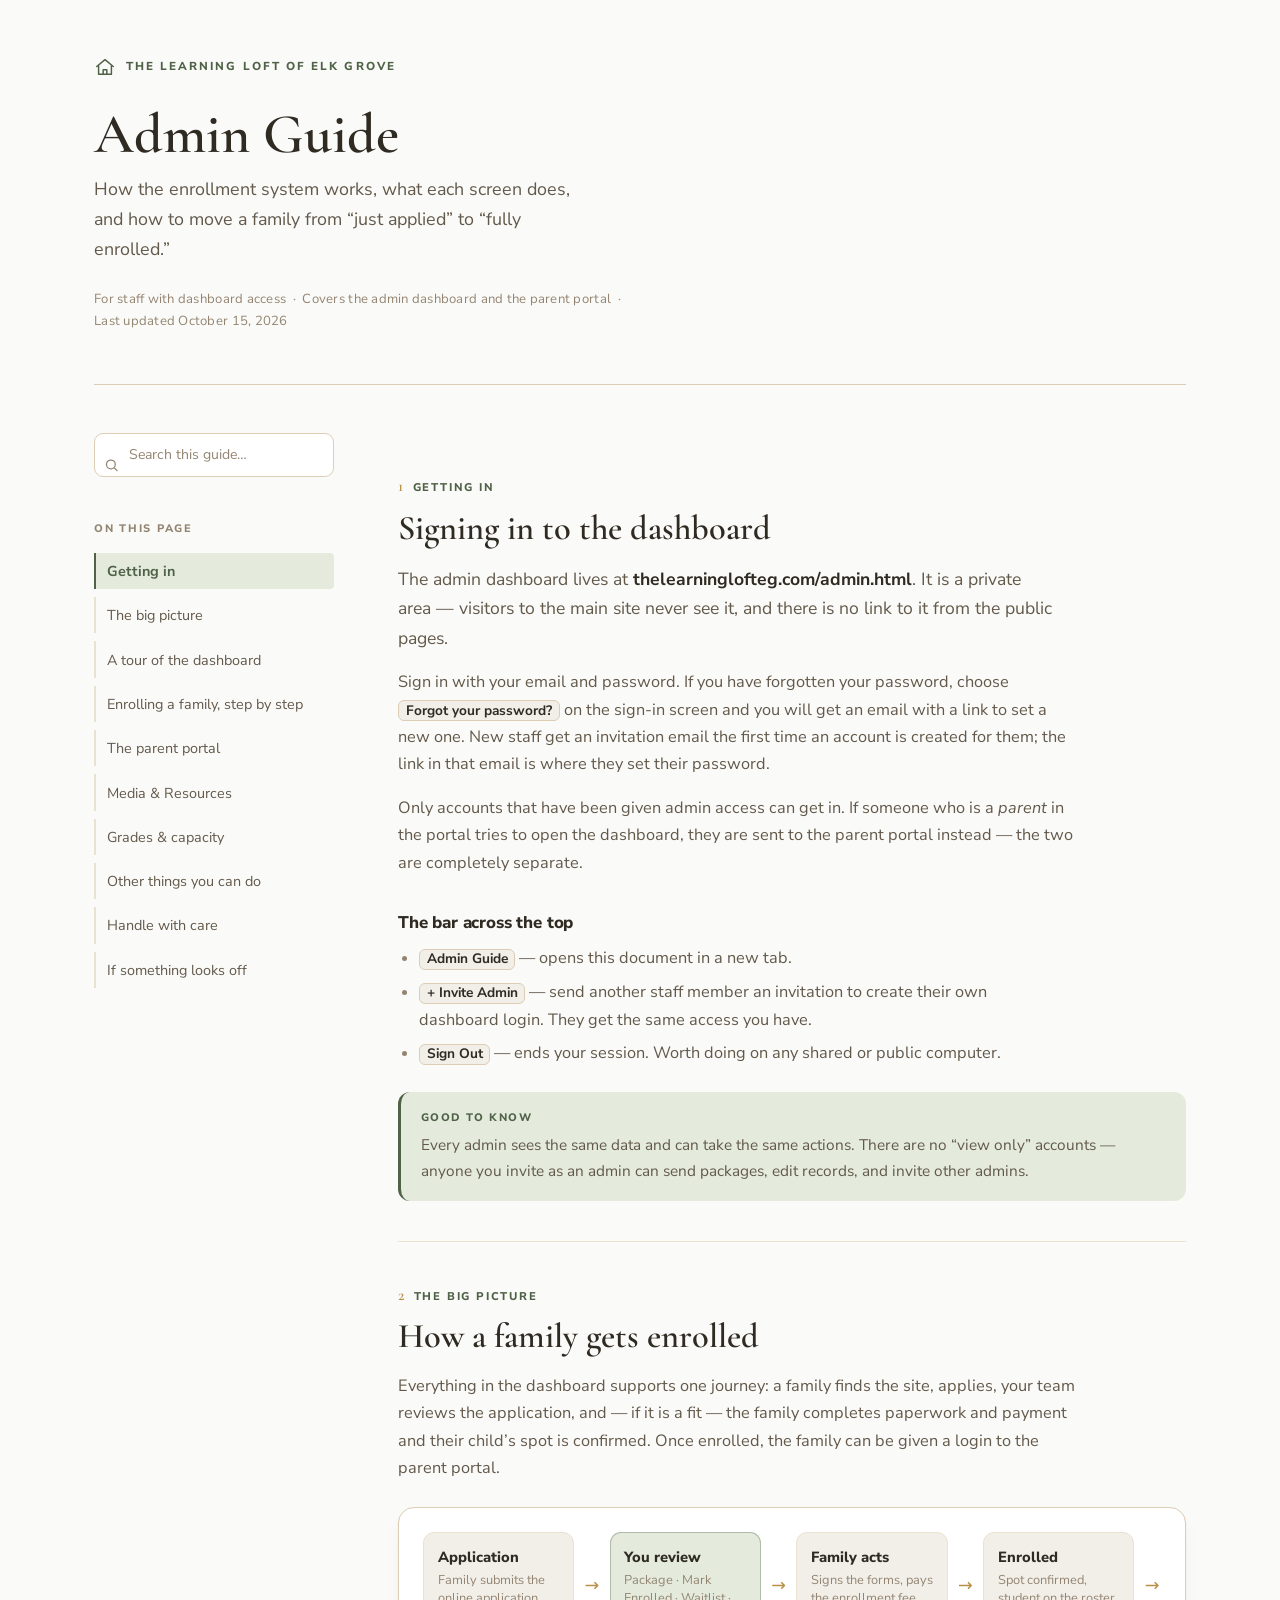
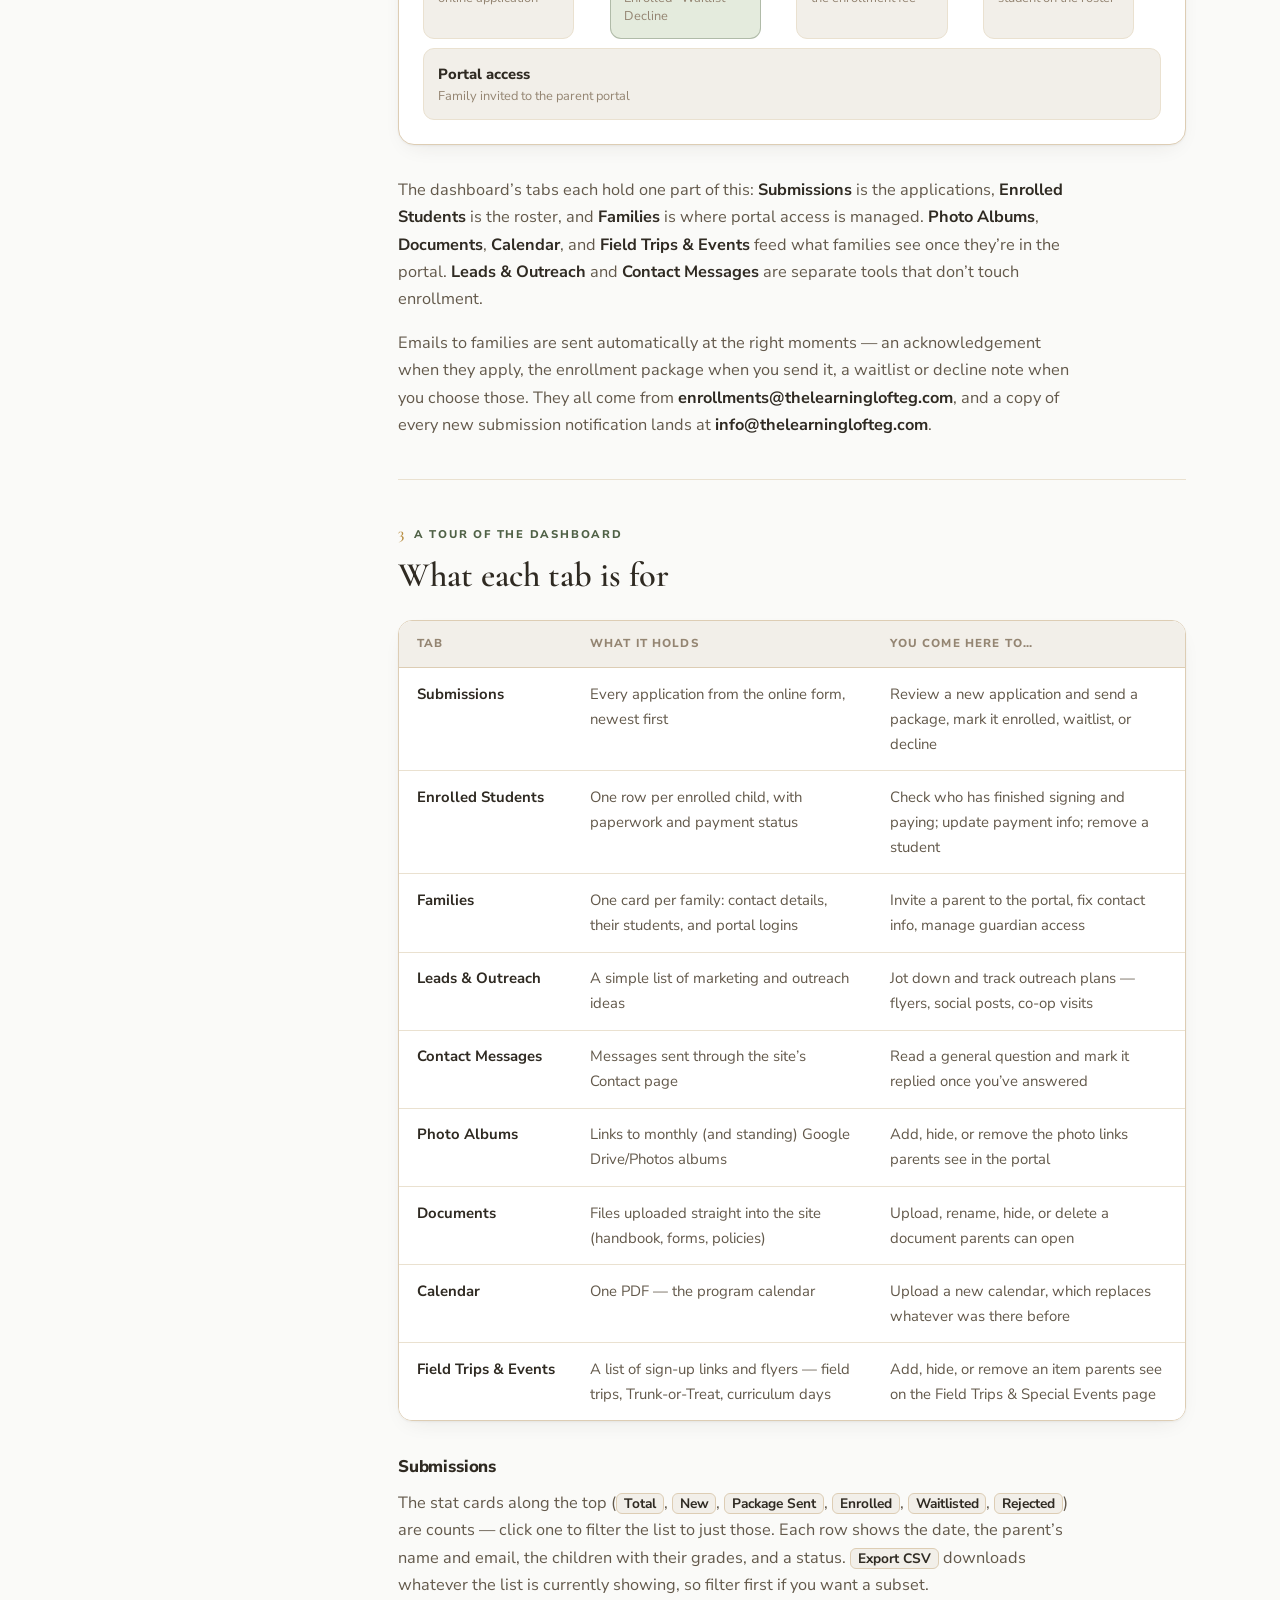
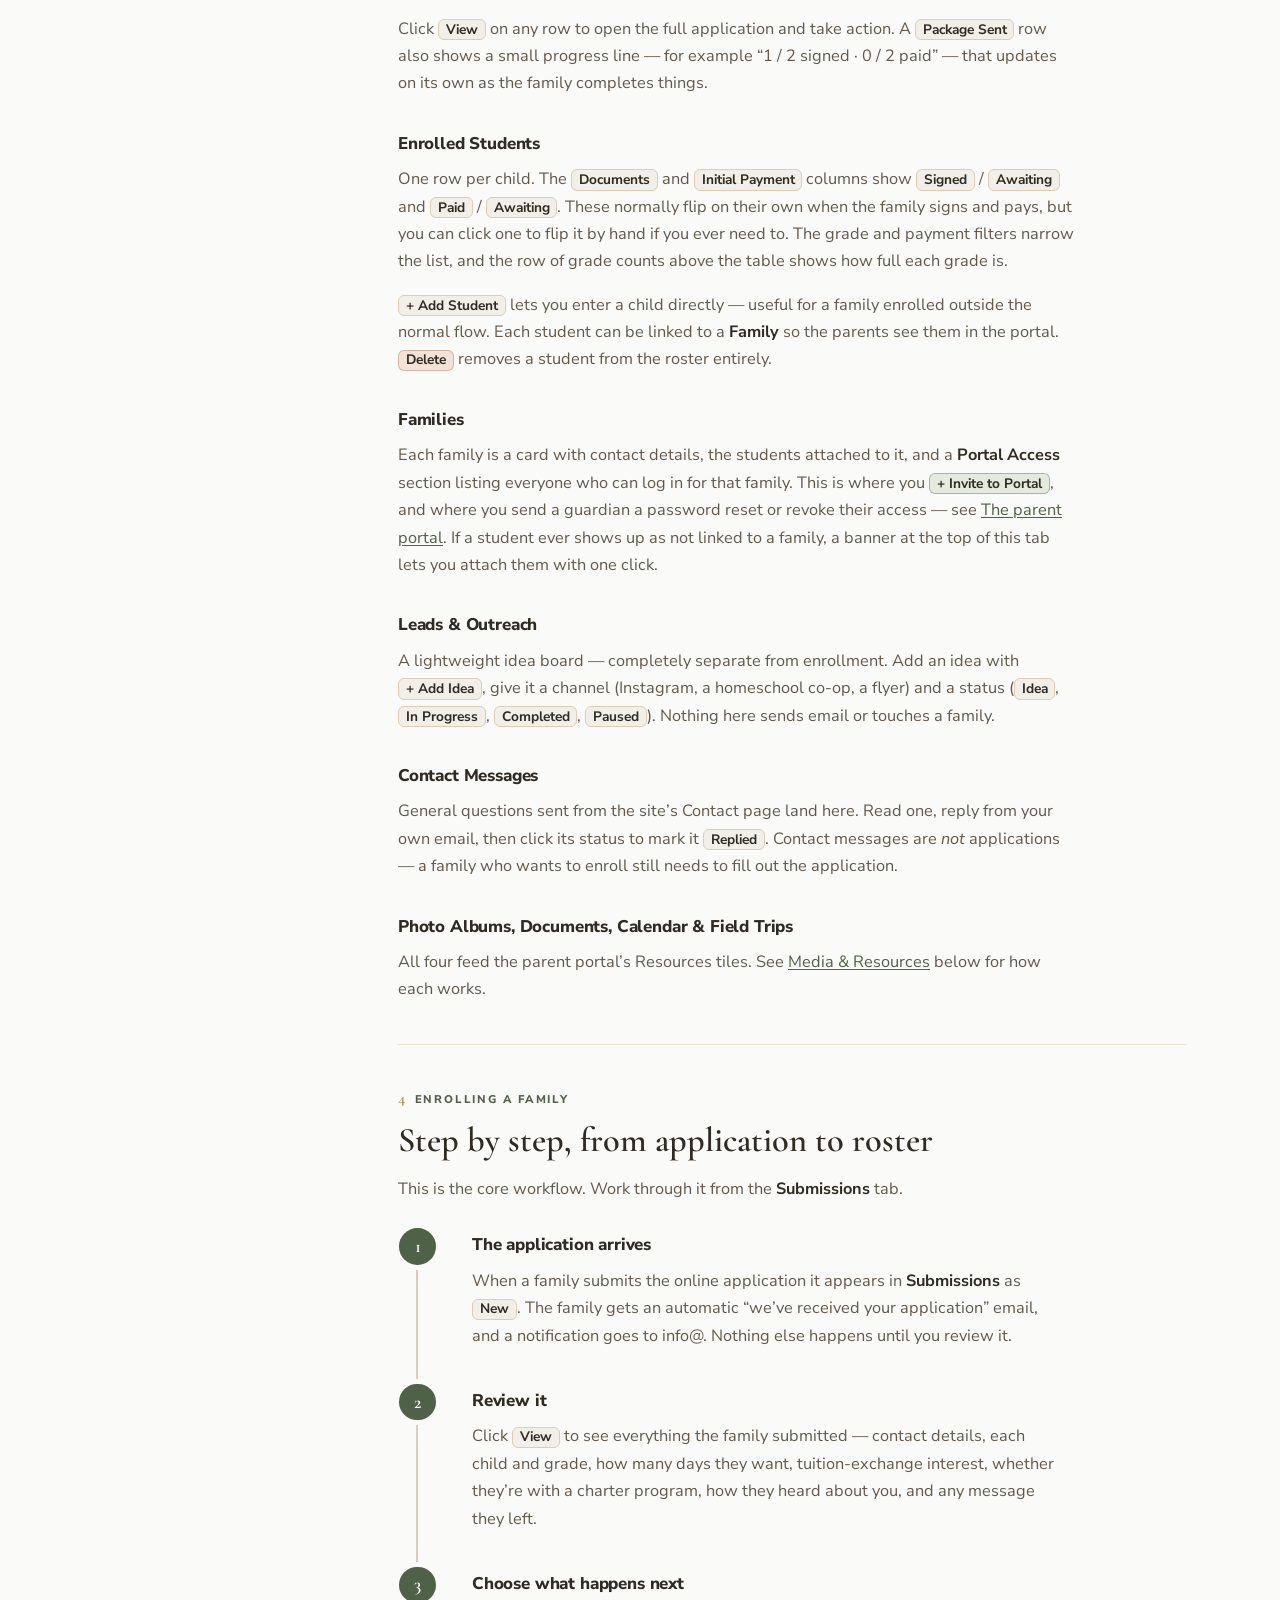
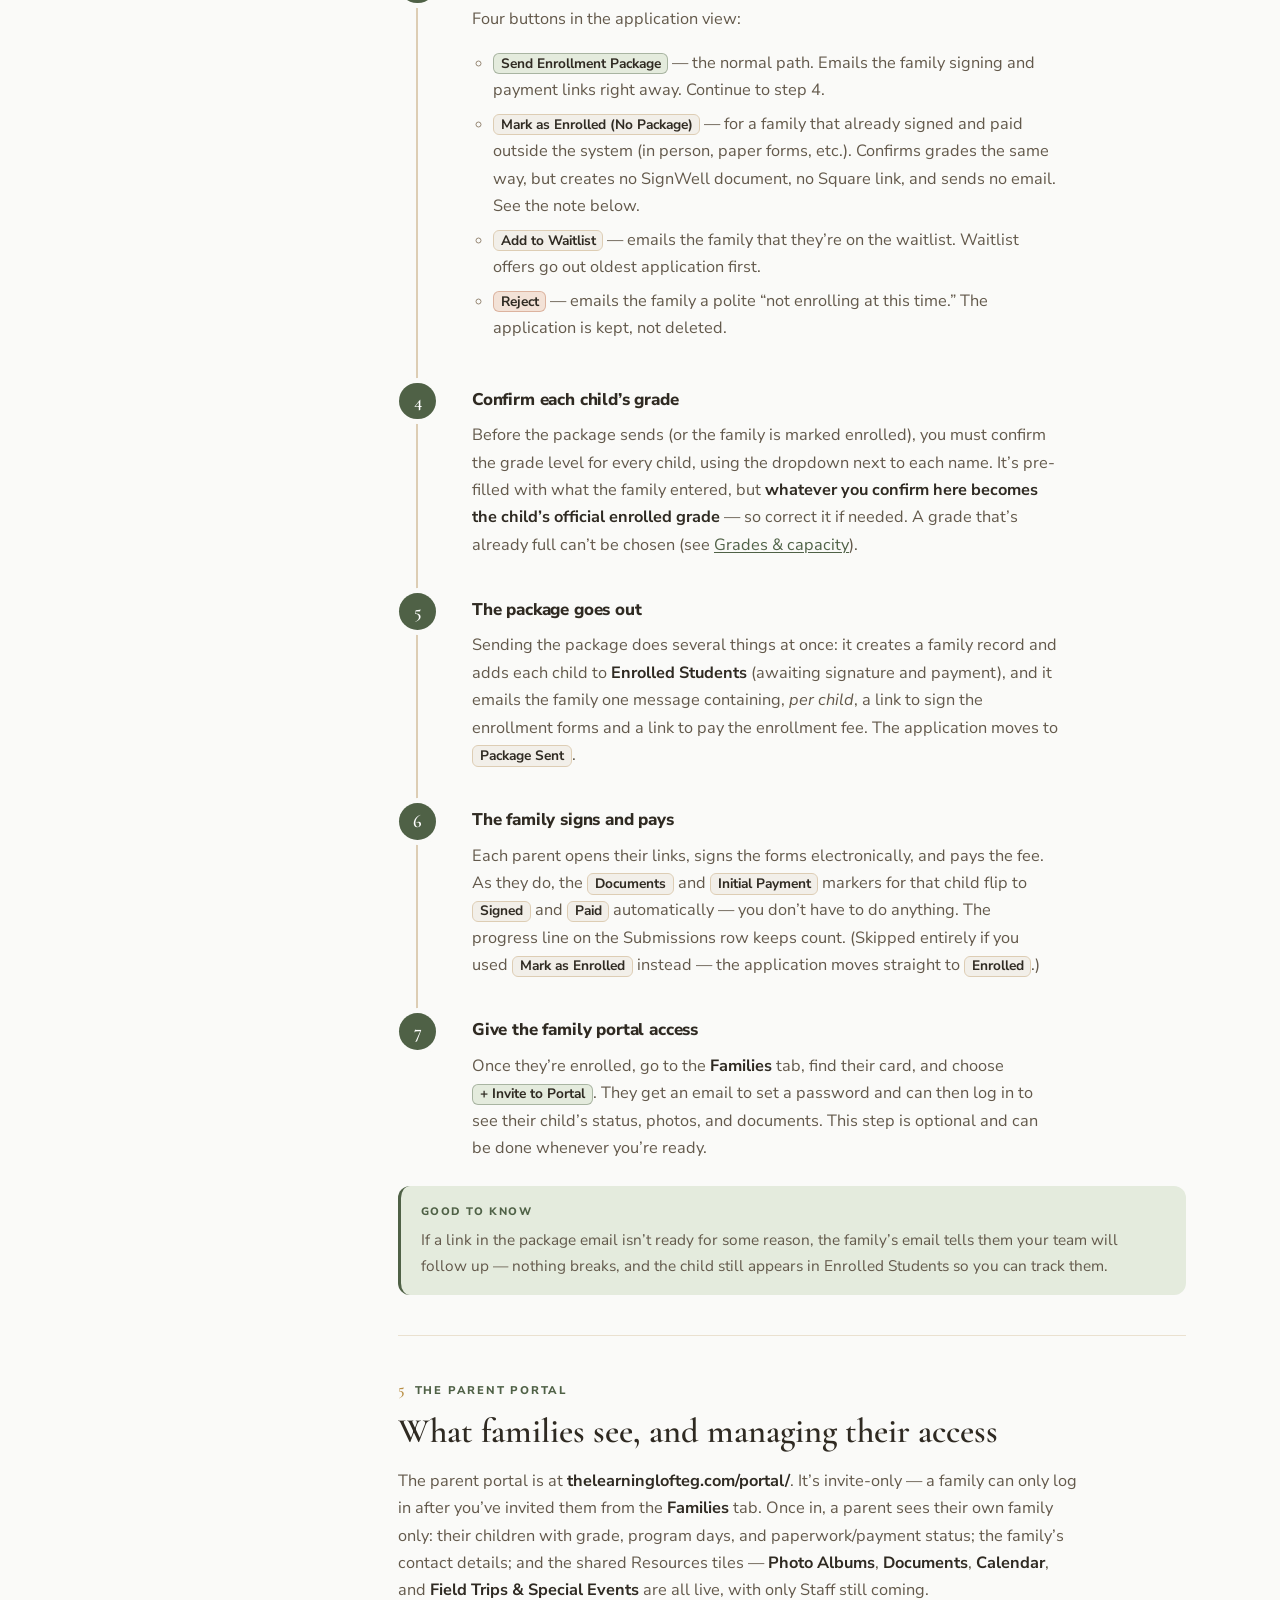
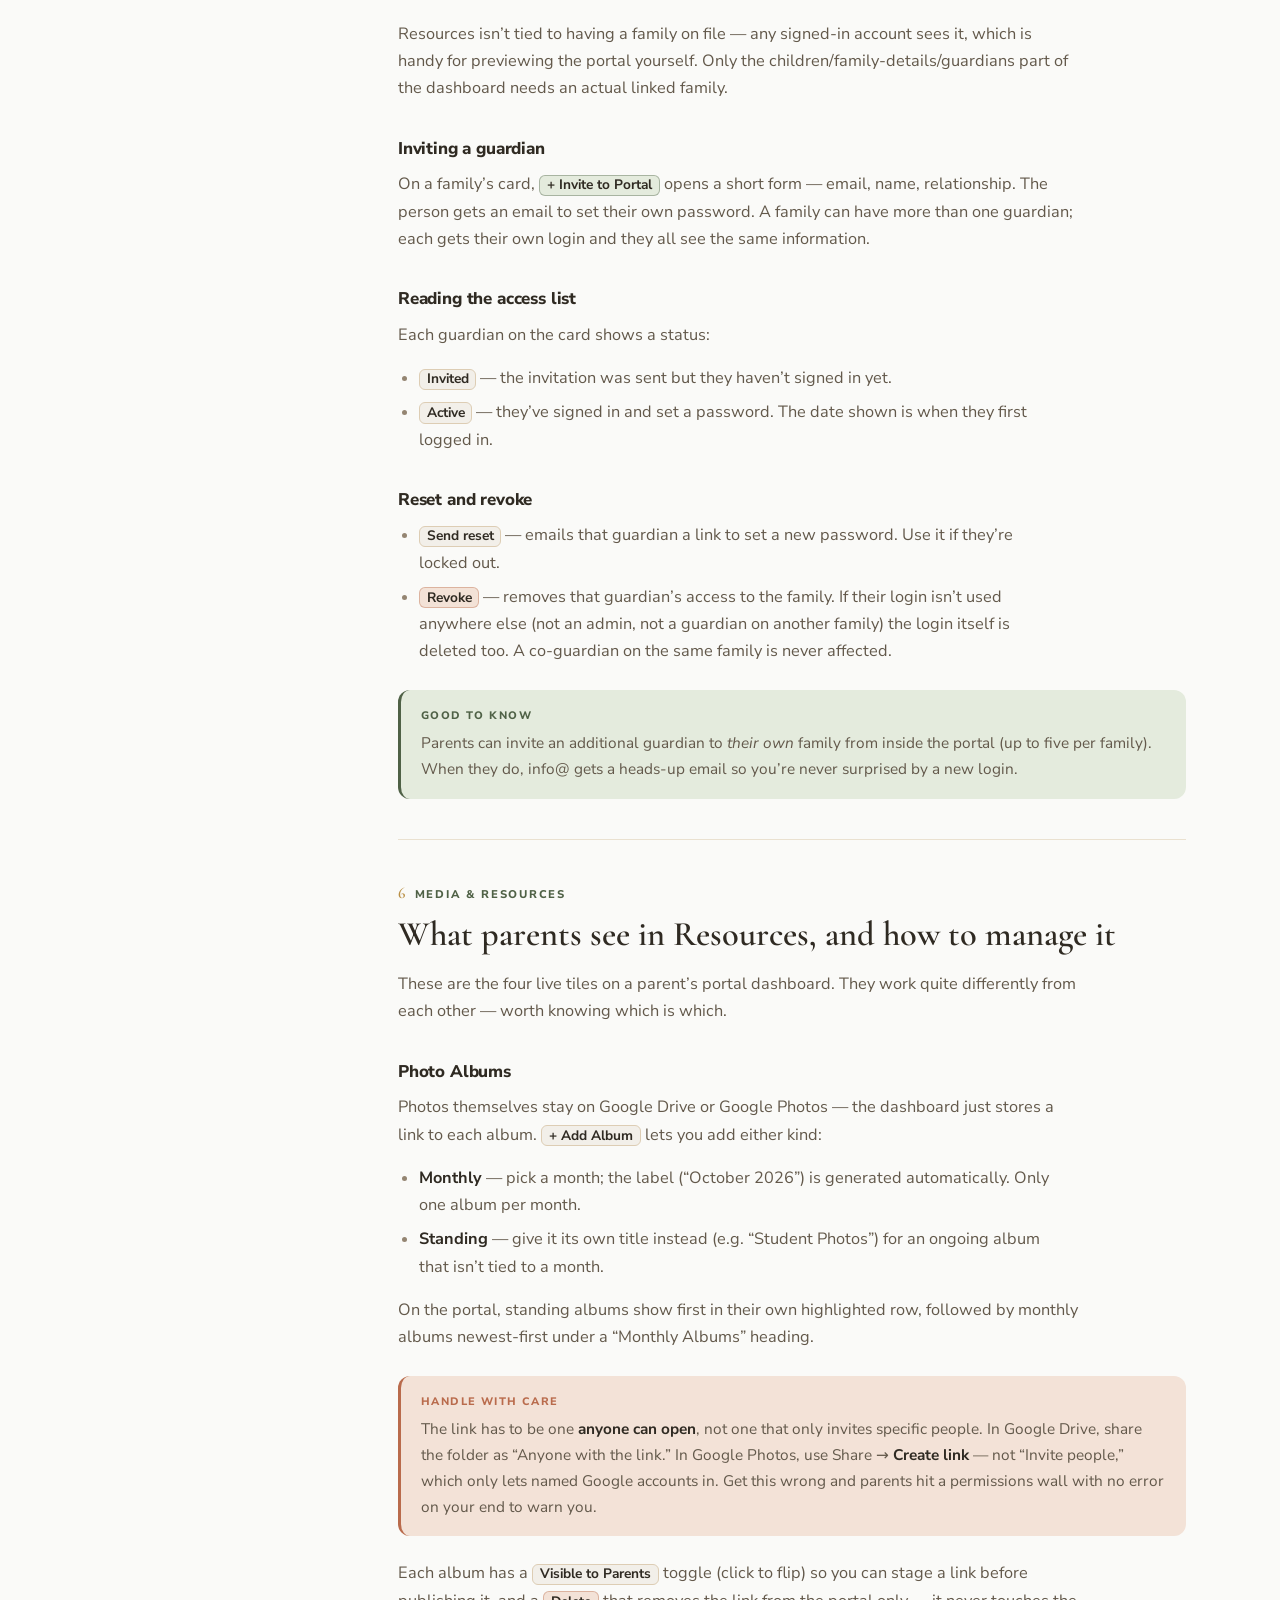
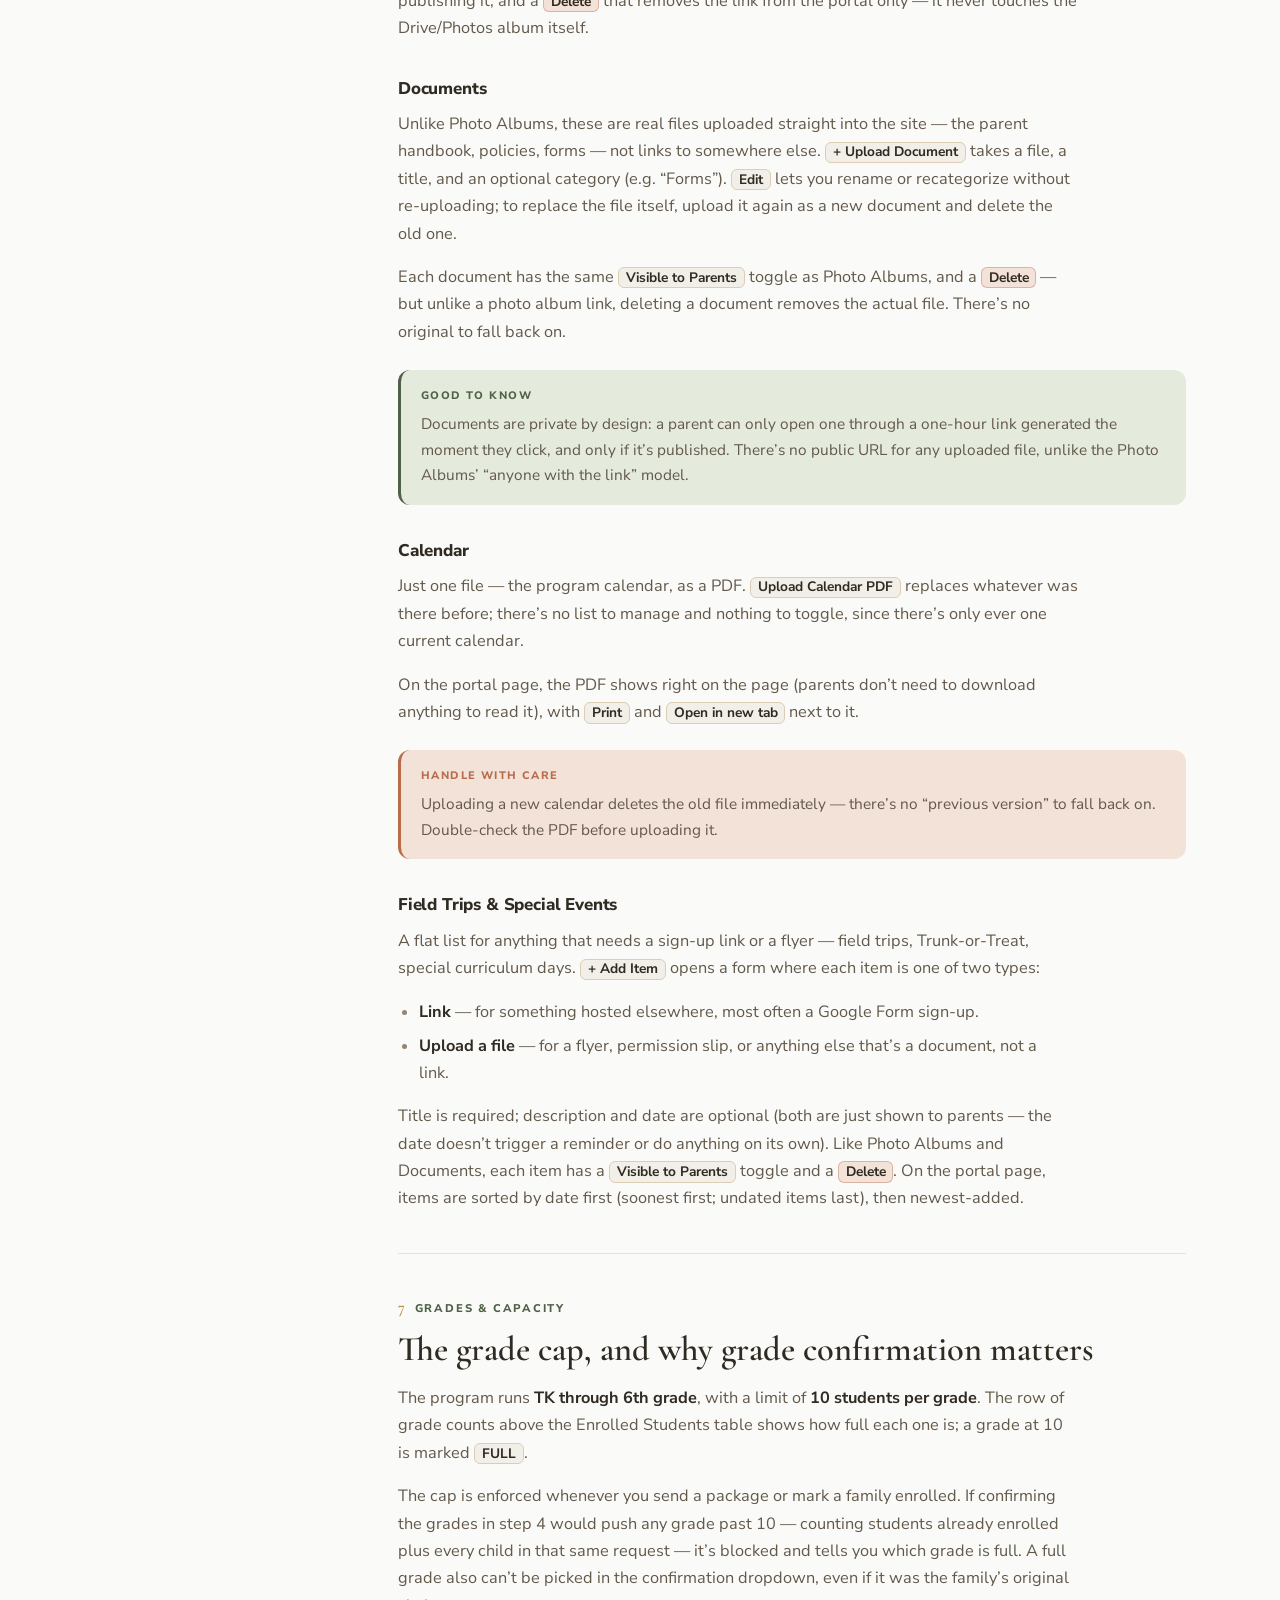
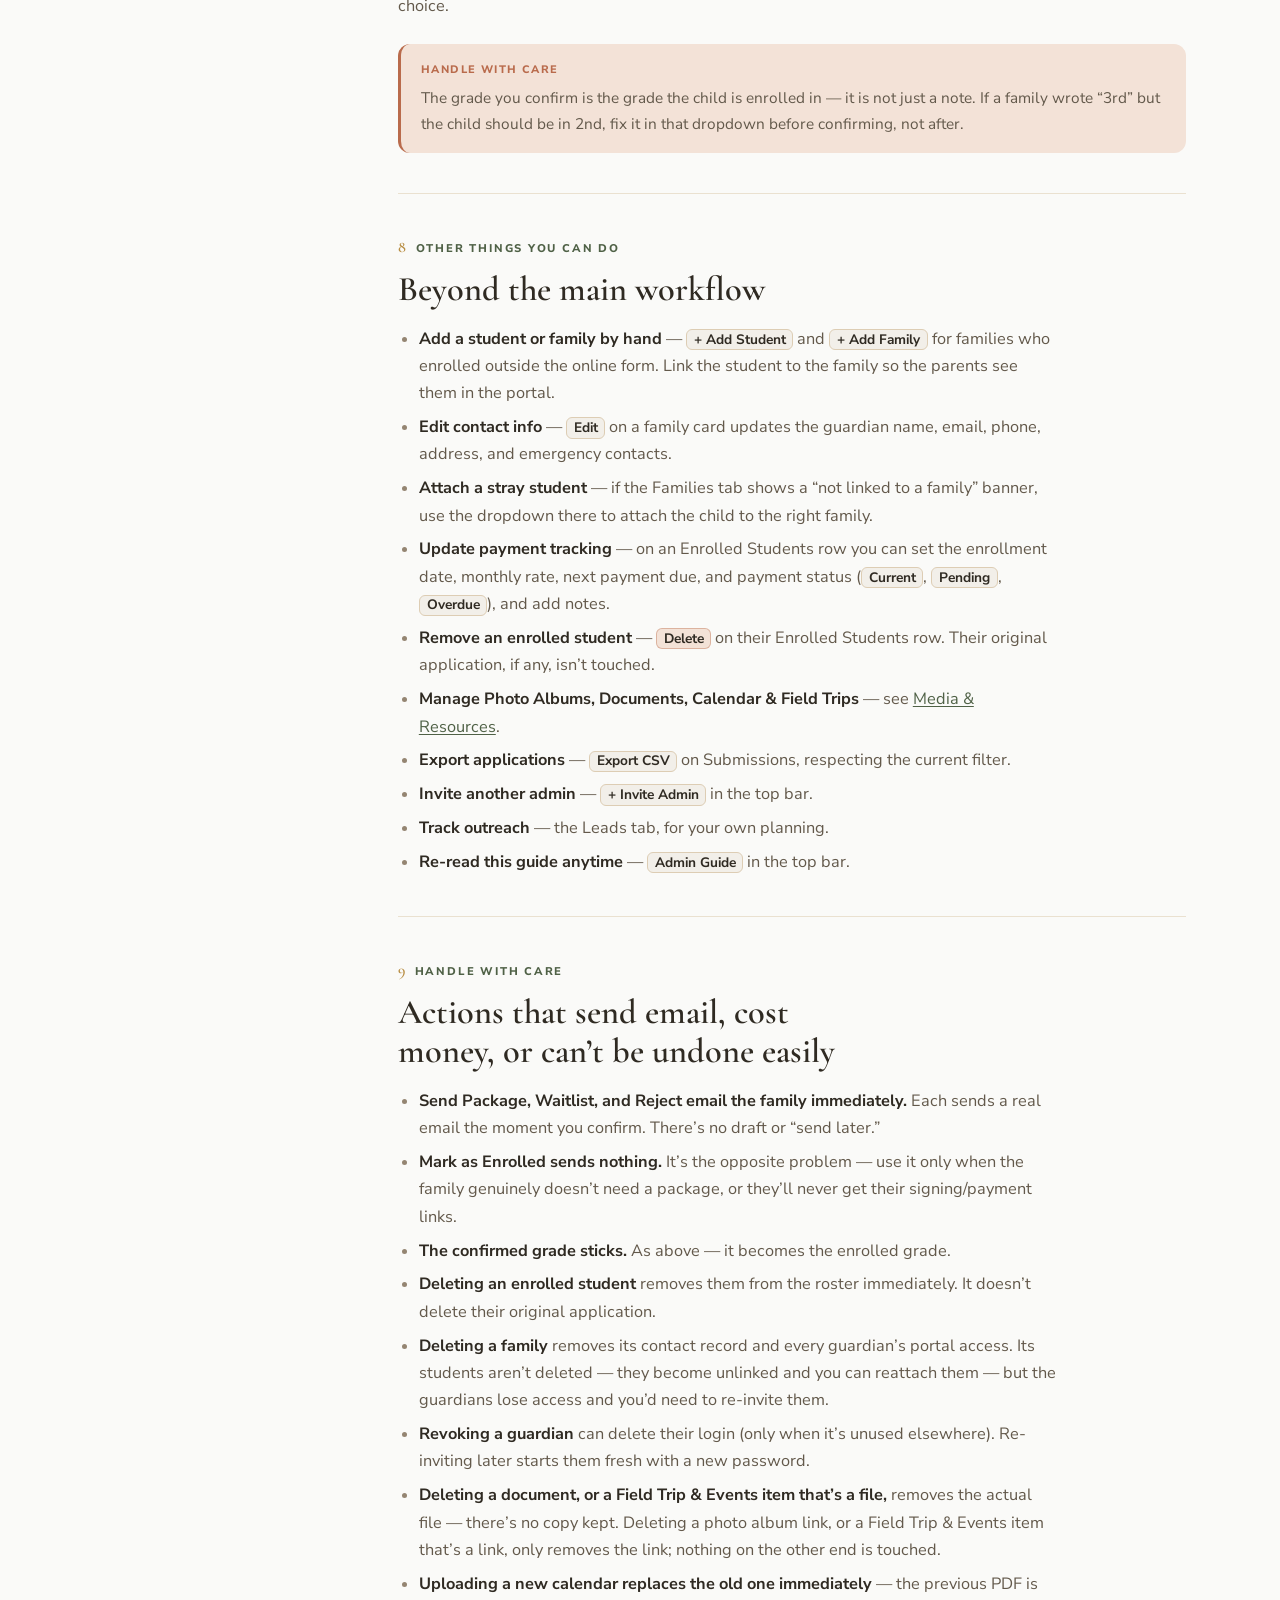
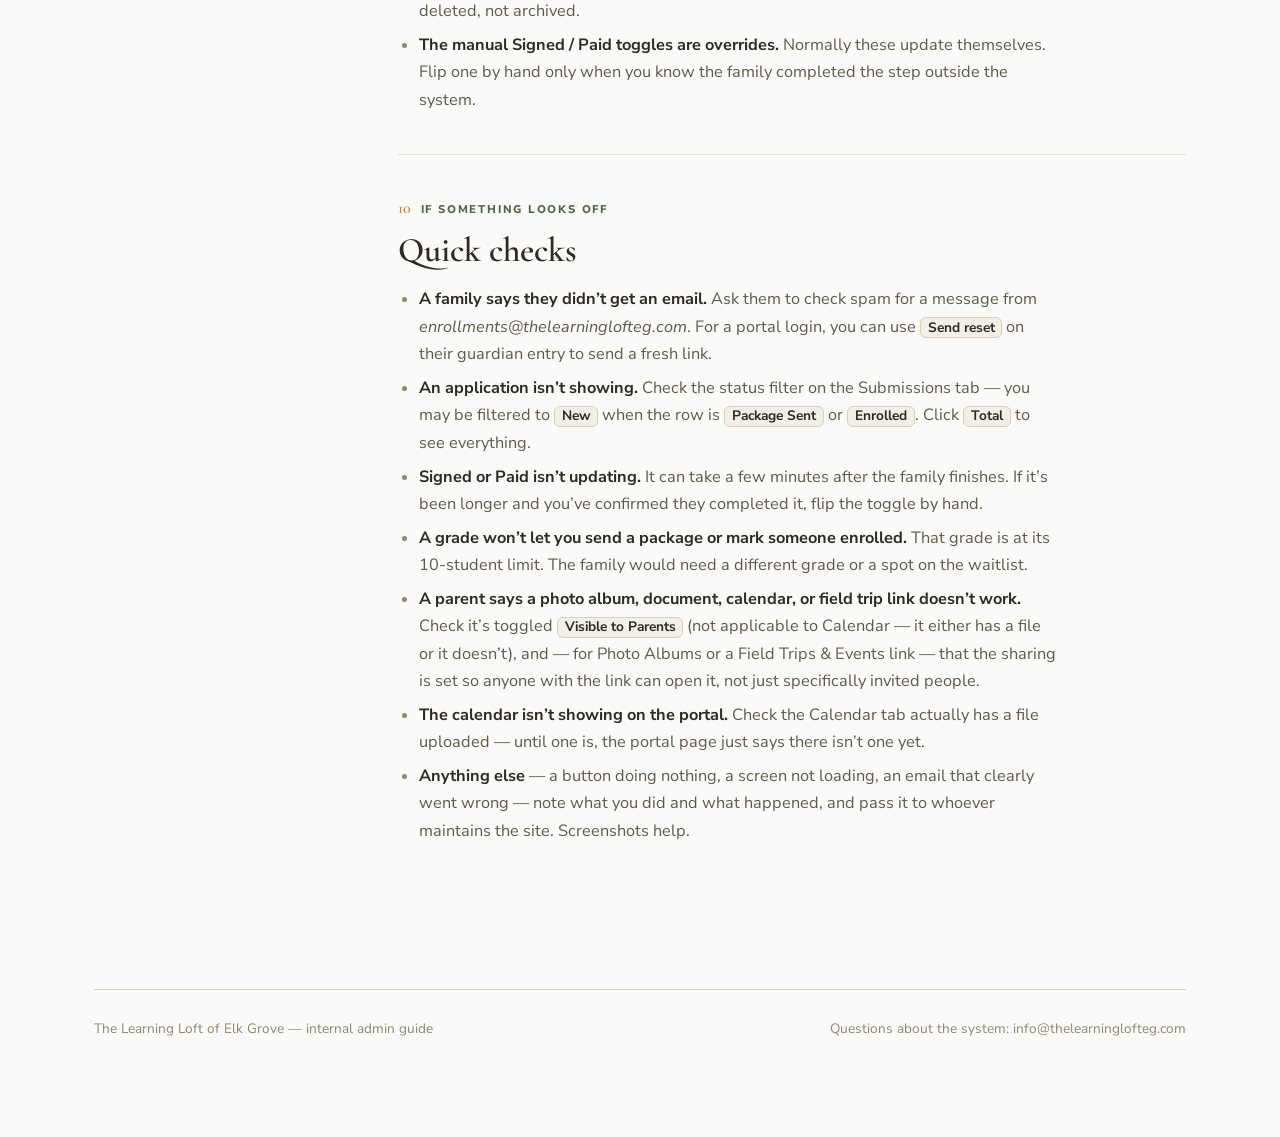
<file: docs/admin-guide.html>
<!DOCTYPE html>
<html lang="en">
<head>
<meta charset="UTF-8" />
<meta name="viewport" content="width=device-width, initial-scale=1.0" />
<title>Learning Loft Admin Guide</title>
<link rel="preconnect" href="https://fonts.googleapis.com" />
<link rel="preconnect" href="https://fonts.gstatic.com" crossorigin />
<link href="https://fonts.googleapis.com/css2?family=Cormorant+Garamond:ital,wght@0,500;0,600;1,500&family=Nunito+Sans:ital,wght@0,400;0,600;0,700;0,800;1,400&display=swap" rel="stylesheet" />
<style>
  :root {
    --parchment: #FAFAF8;
    --surface: #FFFFFF;
    --surface-alt: #F2EFE9;
    --surface-sink: #EDE9E2;
    --ink: #2F2A22;
    --body: #63594B;
    --muted: #948572;
    --green: #4F6146;
    --green-soft: #E4EBDD;
    --terracotta: #B96B4C;
    --terracotta-soft: #F3E2D7;
    --gold: #B98F45;
    --border: #DDCDB4;
    --border-soft: #EAE1D0;
    --shadow: 0 1px 2px rgba(47,42,34,.05), 0 8px 24px -12px rgba(47,42,34,.14);
    --rail-active: var(--green);
    --on-green: #FFFFFF;
    --search-hit: #F4D78C;
    --search-hit-active: var(--terracotta);
    --on-search-hit-active: #FFFFFF;
  }
  @media (prefers-color-scheme: dark) {
    :root:not([data-theme="light"]) {
      --parchment: #201C17;
      --surface: #2A251F;
      --surface-alt: #302A23;
      --surface-sink: #241F1A;
      --ink: #F0EADE;
      --body: #C9BEAD;
      --muted: #9D9081;
      --green: #A6B79A;
      --green-soft: #33402D;
      --terracotta: #DD9F82;
      --terracotta-soft: #45322A;
      --gold: #D2A968;
      --border: #443C31;
      --border-soft: #37302799;
      --shadow: 0 1px 2px rgba(0,0,0,.3), 0 12px 30px -14px rgba(0,0,0,.5);
      --on-green: #201C17;
      --search-hit: #7A6327;
      --search-hit-active: #DD9F82;
      --on-search-hit-active: #201C17;
    }
  }
  :root[data-theme="dark"] {
    --parchment: #201C17;
    --surface: #2A251F;
    --surface-alt: #302A23;
    --surface-sink: #241F1A;
    --ink: #F0EADE;
    --body: #C9BEAD;
    --muted: #9D9081;
    --green: #A6B79A;
    --green-soft: #33402D;
    --terracotta: #DD9F82;
    --terracotta-soft: #45322A;
    --gold: #D2A968;
    --border: #443C31;
    --border-soft: #37302799;
    --shadow: 0 1px 2px rgba(0,0,0,.3), 0 12px 30px -14px rgba(0,0,0,.5);
    --on-green: #201C17;
    --search-hit: #7A6327;
    --search-hit-active: #DD9F82;
    --on-search-hit-active: #201C17;
  }

  * { box-sizing: border-box; }
  html { scroll-behavior: smooth; }
  @media (prefers-reduced-motion: reduce) { html { scroll-behavior: auto; } }
  body {
    margin: 0;
    background: var(--parchment);
    color: var(--body);
    font-family: 'Nunito Sans', system-ui, -apple-system, sans-serif;
    font-size: 1.02rem;
    line-height: 1.68;
    -webkit-font-smoothing: antialiased;
  }

  .page {
    max-width: 1140px;
    margin: 0 auto;
    padding: 0 1.5rem 6rem;
    display: grid;
    grid-template-columns: 1fr;
    gap: 3rem;
  }
  @media (min-width: 940px) {
    .page { grid-template-columns: 240px minmax(0, 1fr); gap: 4rem; align-items: start; }
  }

  /* ---- Masthead ---- */
  .masthead {
    grid-column: 1 / -1;
    border-bottom: 1px solid var(--border);
    padding: 3.5rem 0 2.25rem;
    margin-bottom: -1rem;
  }
  .crest {
    display: inline-flex; align-items: center; gap: .6rem;
    font-family: 'Nunito Sans', sans-serif;
    font-weight: 800;
    font-size: .72rem;
    letter-spacing: .18em;
    text-transform: uppercase;
    color: var(--green);
  }
  .crest svg { width: 22px; height: 22px; }
  .masthead h1 {
    font-family: 'Cormorant Garamond', Georgia, serif;
    font-weight: 600;
    font-size: clamp(2.4rem, 5.5vw, 3.5rem);
    line-height: 1.06;
    color: var(--ink);
    margin: 1.1rem 0 .6rem;
    text-wrap: balance;
  }
  .masthead .standfirst {
    font-size: 1.12rem;
    max-width: 44ch;
    margin: 0;
  }
  .masthead .meta {
    margin-top: 1.5rem;
    font-size: .82rem;
    color: var(--muted);
    letter-spacing: .02em;
  }

  /* ---- Side nav ---- */
  .toc { position: sticky; top: 2rem; font-size: .9rem; }
  .toc__search { position: relative; margin-bottom: 1.5rem; }
  .toc__search input {
    width: 100%;
    font: inherit;
    font-size: .88rem;
    padding: .55rem .7rem .55rem 2.1rem;
    border: 1px solid var(--border);
    border-radius: 9px;
    background: var(--surface);
    color: var(--ink);
    outline: none;
    transition: border-color .15s, box-shadow .15s;
  }
  .toc__search input::placeholder { color: var(--muted); }
  .toc__search input:focus { border-color: var(--green); box-shadow: 0 0 0 3px var(--green-soft); }
  .toc__search svg {
    position: absolute; left: .65rem; top: 50%; transform: translateY(-50%);
    width: 15px; height: 15px; color: var(--muted); pointer-events: none;
  }
  .toc__search-count {
    display: block;
    margin-top: .4rem;
    font-size: .75rem;
    color: var(--muted);
    min-height: 1.1em;
  }
  .toc__search-nav {
    display: none;
    gap: .35rem;
    margin-top: .4rem;
  }
  .toc__search-nav.is-visible { display: flex; }
  .toc__search-nav button {
    font: inherit;
    font-size: .75rem;
    font-weight: 700;
    padding: .2rem .55rem;
    border: 1px solid var(--border);
    border-radius: 6px;
    background: var(--surface);
    color: var(--ink);
    cursor: pointer;
  }
  .toc__search-nav button:hover { background: var(--surface-alt); }
  .toc__label {
    font-weight: 800; font-size: .68rem; letter-spacing: .16em;
    text-transform: uppercase; color: var(--muted);
    margin-bottom: .9rem;
  }
  .toc ol { list-style: none; margin: 0; padding: 0; display: flex; flex-direction: column; gap: .1rem; }
  .toc a {
    display: block;
    padding: .38rem .7rem;
    color: var(--body);
    text-decoration: none;
    border-left: 2px solid var(--border-soft);
    border-radius: 0 4px 4px 0;
    transition: color .15s, border-color .15s, background .15s;
  }
  .toc a:hover { color: var(--ink); background: var(--surface-alt); }
  .toc a.is-active { color: var(--green); border-left-color: var(--rail-active); font-weight: 700; background: var(--green-soft); }
  @media (max-width: 939px) {
    .toc { position: static; border: 1px solid var(--border); background: var(--surface); border-radius: 14px; padding: 1.25rem 1.4rem; box-shadow: var(--shadow); }
    .toc a { border-left: none; padding: .3rem 0; }
    .toc a.is-active { background: none; }
  }

  /* Search highlighting (applies inside <main>) */
  mark.search-hit {
    background: var(--search-hit);
    color: var(--ink);
    border-radius: 3px;
    padding: 0 .1em;
  }
  mark.search-hit.search-hit--active {
    background: var(--search-hit-active);
    color: var(--on-search-hit-active);
  }

  /* ---- Content ---- */
  main { min-width: 0; }
  section { scroll-margin-top: 2rem; padding-top: 2.5rem; }
  section + section { border-top: 1px solid var(--border-soft); margin-top: 2.5rem; }

  .eyebrow {
    font-weight: 800; font-size: .7rem; letter-spacing: .16em;
    text-transform: uppercase; color: var(--green);
    display: flex; align-items: baseline; gap: .6rem;
  }
  .eyebrow::before {
    content: attr(data-num);
    font-family: 'Cormorant Garamond', serif;
    font-size: 1rem; font-weight: 600;
    color: var(--gold); letter-spacing: 0;
  }
  h2 {
    font-family: 'Cormorant Garamond', Georgia, serif;
    font-weight: 600;
    font-size: clamp(1.7rem, 3.6vw, 2.15rem);
    line-height: 1.15;
    color: var(--ink);
    margin: .55rem 0 1rem;
    text-wrap: balance;
  }
  h3 {
    font-family: 'Nunito Sans', sans-serif;
    font-weight: 800;
    font-size: 1.06rem;
    color: var(--ink);
    margin: 2rem 0 .5rem;
    letter-spacing: -.01em;
  }
  p { margin: 0 0 1rem; max-width: 68ch; }
  main a { color: var(--green); text-decoration: underline; text-underline-offset: 2px; text-decoration-thickness: 1px; }
  strong { color: var(--ink); font-weight: 700; }
  ul, ol { max-width: 66ch; margin: 0 0 1rem; padding-left: 1.3rem; }
  li { margin-bottom: .4rem; }
  li::marker { color: var(--muted); }

  /* UI-element chip: the exact label a person sees on a button / tab / status */
  .ui {
    display: inline-block;
    font-family: 'Nunito Sans', sans-serif;
    font-weight: 700;
    font-size: .84em;
    line-height: 1.3;
    padding: .05em .5em;
    border: 1px solid var(--border);
    border-radius: 6px;
    background: var(--surface-alt);
    color: var(--ink);
    white-space: nowrap;
  }
  .ui--do { background: var(--green-soft); border-color: color-mix(in srgb, var(--green) 40%, transparent); }
  .ui--warn { background: var(--terracotta-soft); border-color: color-mix(in srgb, var(--terracotta) 40%, transparent); }

  /* Flow diagram */
  .flow {
    display: flex; flex-wrap: wrap; gap: .55rem;
    margin: 1.5rem 0 2rem;
    padding: 1.5rem;
    background: var(--surface);
    border: 1px solid var(--border);
    border-radius: 16px;
    box-shadow: var(--shadow);
    align-items: stretch;
  }
  .flow__node {
    flex: 1 1 130px;
    min-width: 120px;
    background: var(--surface-alt);
    border: 1px solid var(--border-soft);
    border-radius: 11px;
    padding: .8rem .85rem;
  }
  .flow__node b { display: block; color: var(--ink); font-size: .92rem; font-weight: 800; margin-bottom: .1rem; }
  .flow__node span { font-size: .8rem; color: var(--muted); line-height: 1.4; display: block; }
  .flow__node--split { background: var(--green-soft); border-color: color-mix(in srgb, var(--green) 35%, transparent); }
  .flow__arrow { align-self: center; color: var(--gold); font-size: 1.1rem; line-height: 1; padding: 0 .1rem; }
  @media (max-width: 620px) {
    .flow { flex-direction: column; }
    .flow__arrow { transform: rotate(90deg); align-self: flex-start; margin-left: 1.2rem; }
  }

  /* Stepper */
  .steps { list-style: none; counter-reset: step; margin: 1.75rem 0 0; padding: 0; }
  .steps > li {
    counter-increment: step;
    position: relative;
    padding: 0 0 1.9rem 3.4rem;
    border-left: 2px solid var(--border);
    margin-left: 1.1rem;
  }
  .steps > li:last-child { border-left-color: transparent; padding-bottom: 0; }
  .steps > li::before {
    content: counter(step);
    position: absolute; left: -1.15rem; top: -.2rem;
    width: 2.3rem; height: 2.3rem;
    display: grid; place-items: center;
    background: var(--green); color: var(--on-green);
    font-family: 'Cormorant Garamond', serif; font-weight: 600; font-size: 1.15rem;
    border-radius: 50%;
    box-shadow: 0 0 0 5px var(--parchment);
  }
  .steps h3 { margin-top: 0; }
  .steps > li > :last-child { margin-bottom: 0; }

  /* Callouts */
  .note {
    margin: 1.5rem 0;
    padding: 1.05rem 1.25rem;
    border-radius: 12px;
    border-left: 3px solid var(--green);
    background: var(--green-soft);
    font-size: .96rem;
  }
  .note p { margin: 0; max-width: none; }
  .note p + p { margin-top: .5rem; }
  .note--care { border-left-color: var(--terracotta); background: var(--terracotta-soft); }
  .note__tag {
    display: block;
    font-weight: 800; font-size: .68rem; letter-spacing: .13em;
    text-transform: uppercase; margin-bottom: .35rem;
    color: var(--green);
  }
  .note--care .note__tag { color: var(--terracotta); }

  /* Table */
  .table-wrap { overflow-x: auto; margin: 1.5rem 0; border: 1px solid var(--border); border-radius: 14px; box-shadow: var(--shadow); }
  table { border-collapse: collapse; width: 100%; font-size: .93rem; background: var(--surface); }
  th, td { text-align: left; padding: .85rem 1.1rem; vertical-align: top; }
  thead th {
    font-size: .72rem; letter-spacing: .1em; text-transform: uppercase;
    color: var(--muted); font-weight: 800;
    background: var(--surface-alt);
    border-bottom: 1px solid var(--border);
  }
  tbody tr + tr td { border-top: 1px solid var(--border-soft); }
  td strong { white-space: nowrap; }

  .lede { font-size: 1.1rem; color: var(--body); max-width: 60ch; }

  footer {
    grid-column: 1 / -1;
    border-top: 1px solid var(--border);
    margin-top: 4rem; padding-top: 1.75rem;
    font-size: .85rem; color: var(--muted);
    display: flex; flex-wrap: wrap; gap: .5rem 1.5rem; justify-content: space-between;
  }

  :focus-visible { outline: 2px solid var(--green); outline-offset: 3px; border-radius: 3px; }
</style>
</head>
<body>
<div class="page">

  <header class="masthead">
    <span class="crest">
      <svg viewBox="0 0 24 24" fill="none" stroke="currentColor" stroke-width="1.6" stroke-linecap="round" stroke-linejoin="round" aria-hidden="true">
        <path d="M3 11.5 12 4l9 7.5" />
        <path d="M5 10.5V20h14v-9.5" />
        <path d="M10 20v-5h4v5" />
      </svg>
      The Learning Loft of Elk Grove
    </span>
    <h1>Admin Guide</h1>
    <p class="standfirst">How the enrollment system works, what each screen does, and how to move a family from “just applied” to “fully enrolled.”</p>
    <p class="meta">For staff with dashboard access &nbsp;·&nbsp; Covers the admin dashboard and the parent portal &nbsp;·&nbsp; Last updated October 15, 2026</p>
  </header>

  <nav class="toc" aria-label="Contents">
    <div class="toc__search">
      <svg viewBox="0 0 24 24" fill="none" stroke="currentColor" stroke-width="2" stroke-linecap="round" stroke-linejoin="round" aria-hidden="true">
        <circle cx="11" cy="11" r="7" /><path d="m21 21-4.3-4.3" />
      </svg>
      <input type="search" id="docSearch" placeholder="Search this guide…" aria-label="Search this guide" />
      <span class="toc__search-count" id="docSearchCount"></span>
      <div class="toc__search-nav" id="docSearchNav">
        <button type="button" id="docSearchPrev">&uarr; Prev</button>
        <button type="button" id="docSearchNext">&darr; Next</button>
      </div>
    </div>
    <div class="toc__label">On this page</div>
    <ol>
      <li><a href="#start">Getting in</a></li>
      <li><a href="#picture">The big picture</a></li>
      <li><a href="#tabs">A tour of the dashboard</a></li>
      <li><a href="#enroll">Enrolling a family, step by step</a></li>
      <li><a href="#portal">The parent portal</a></li>
      <li><a href="#media">Media &amp; Resources</a></li>
      <li><a href="#capacity">Grades &amp; capacity</a></li>
      <li><a href="#other">Other things you can do</a></li>
      <li><a href="#care">Handle with care</a></li>
      <li><a href="#trouble">If something looks off</a></li>
    </ol>
  </nav>

  <main>

    <section id="start">
      <span class="eyebrow" data-num="1">Getting in</span>
      <h2>Signing in to the dashboard</h2>
      <p class="lede">The admin dashboard lives at <strong>thelearninglofteg.com/admin.html</strong>. It is a private area — visitors to the main site never see it, and there is no link to it from the public pages.</p>
      <p>Sign in with your email and password. If you have forgotten your password, choose <span class="ui">Forgot your password?</span> on the sign-in screen and you will get an email with a link to set a new one. New staff get an invitation email the first time an account is created for them; the link in that email is where they set their password.</p>
      <p>Only accounts that have been given admin access can get in. If someone who is a <em>parent</em> in the portal tries to open the dashboard, they are sent to the parent portal instead — the two are completely separate.</p>
      <h3>The bar across the top</h3>
      <ul>
        <li><span class="ui">Admin Guide</span> — opens this document in a new tab.</li>
        <li><span class="ui">+ Invite Admin</span> — send another staff member an invitation to create their own dashboard login. They get the same access you have.</li>
        <li><span class="ui">Sign Out</span> — ends your session. Worth doing on any shared or public computer.</li>
      </ul>
      <div class="note">
        <span class="note__tag">Good to know</span>
        <p>Every admin sees the same data and can take the same actions. There are no “view only” accounts — anyone you invite as an admin can send packages, edit records, and invite other admins.</p>
      </div>
    </section>

    <section id="picture">
      <span class="eyebrow" data-num="2">The big picture</span>
      <h2>How a family gets enrolled</h2>
      <p>Everything in the dashboard supports one journey: a family finds the site, applies, your team reviews the application, and — if it is a fit — the family completes paperwork and payment and their child’s spot is confirmed. Once enrolled, the family can be given a login to the parent portal.</p>

      <div class="flow" role="img" aria-label="Enrollment flow: Application, then Review, which branches to Package sent, Waitlist, or Declined; Package sent leads to Forms signed and fee paid, then Enrolled, then Portal access.">
        <div class="flow__node"><b>Application</b><span>Family submits the online application</span></div>
        <div class="flow__arrow" aria-hidden="true">→</div>
        <div class="flow__node flow__node--split"><b>You review</b><span>Package · Mark Enrolled · Waitlist · Decline</span></div>
        <div class="flow__arrow" aria-hidden="true">→</div>
        <div class="flow__node"><b>Family acts</b><span>Signs the forms, pays the enrollment fee</span></div>
        <div class="flow__arrow" aria-hidden="true">→</div>
        <div class="flow__node"><b>Enrolled</b><span>Spot confirmed, student on the roster</span></div>
        <div class="flow__arrow" aria-hidden="true">→</div>
        <div class="flow__node"><b>Portal access</b><span>Family invited to the parent portal</span></div>
      </div>

      <p>The dashboard’s tabs each hold one part of this: <strong>Submissions</strong> is the applications, <strong>Enrolled Students</strong> is the roster, and <strong>Families</strong> is where portal access is managed. <strong>Photo Albums</strong>, <strong>Documents</strong>, <strong>Calendar</strong>, and <strong>Field Trips &amp; Events</strong> feed what families see once they’re in the portal. <strong>Leads &amp; Outreach</strong> and <strong>Contact Messages</strong> are separate tools that don’t touch enrollment.</p>
      <p>Emails to families are sent automatically at the right moments — an acknowledgement when they apply, the enrollment package when you send it, a waitlist or decline note when you choose those. They all come from <strong>enrollments@thelearninglofteg.com</strong>, and a copy of every new submission notification lands at <strong>info@thelearninglofteg.com</strong>.</p>
    </section>

    <section id="tabs">
      <span class="eyebrow" data-num="3">A tour of the dashboard</span>
      <h2>What each tab is for</h2>

      <div class="table-wrap">
        <table>
          <thead>
            <tr><th>Tab</th><th>What it holds</th><th>You come here to…</th></tr>
          </thead>
          <tbody>
            <tr><td><strong>Submissions</strong></td><td>Every application from the online form, newest first</td><td>Review a new application and send a package, mark it enrolled, waitlist, or decline</td></tr>
            <tr><td><strong>Enrolled Students</strong></td><td>One row per enrolled child, with paperwork and payment status</td><td>Check who has finished signing and paying; update payment info; remove a student</td></tr>
            <tr><td><strong>Families</strong></td><td>One card per family: contact details, their students, and portal logins</td><td>Invite a parent to the portal, fix contact info, manage guardian access</td></tr>
            <tr><td><strong>Leads &amp; Outreach</strong></td><td>A simple list of marketing and outreach ideas</td><td>Jot down and track outreach plans — flyers, social posts, co-op visits</td></tr>
            <tr><td><strong>Contact Messages</strong></td><td>Messages sent through the site’s Contact page</td><td>Read a general question and mark it replied once you’ve answered</td></tr>
            <tr><td><strong>Photo Albums</strong></td><td>Links to monthly (and standing) Google Drive/Photos albums</td><td>Add, hide, or remove the photo links parents see in the portal</td></tr>
            <tr><td><strong>Documents</strong></td><td>Files uploaded straight into the site (handbook, forms, policies)</td><td>Upload, rename, hide, or delete a document parents can open</td></tr>
            <tr><td><strong>Calendar</strong></td><td>One PDF — the program calendar</td><td>Upload a new calendar, which replaces whatever was there before</td></tr>
            <tr><td><strong>Field Trips &amp; Events</strong></td><td>A list of sign-up links and flyers — field trips, Trunk-or-Treat, curriculum days</td><td>Add, hide, or remove an item parents see on the Field Trips &amp; Special Events page</td></tr>
          </tbody>
        </table>
      </div>

      <h3>Submissions</h3>
      <p>The stat cards along the top (<span class="ui">Total</span>, <span class="ui">New</span>, <span class="ui">Package Sent</span>, <span class="ui">Enrolled</span>, <span class="ui">Waitlisted</span>, <span class="ui">Rejected</span>) are counts — click one to filter the list to just those. Each row shows the date, the parent’s name and email, the children with their grades, and a status. <span class="ui">Export CSV</span> downloads whatever the list is currently showing, so filter first if you want a subset.</p>
      <p>Click <span class="ui">View</span> on any row to open the full application and take action. A <span class="ui">Package Sent</span> row also shows a small progress line — for example “1 / 2 signed · 0 / 2 paid” — that updates on its own as the family completes things.</p>

      <h3>Enrolled Students</h3>
      <p>One row per child. The <span class="ui">Documents</span> and <span class="ui">Initial Payment</span> columns show <span class="ui">Signed</span> / <span class="ui">Awaiting</span> and <span class="ui">Paid</span> / <span class="ui">Awaiting</span>. These normally flip on their own when the family signs and pays, but you can click one to flip it by hand if you ever need to. The grade and payment filters narrow the list, and the row of grade counts above the table shows how full each grade is.</p>
      <p><span class="ui">+ Add Student</span> lets you enter a child directly — useful for a family enrolled outside the normal flow. Each student can be linked to a <strong>Family</strong> so the parents see them in the portal. <span class="ui--warn ui">Delete</span> removes a student from the roster entirely.</p>

      <h3>Families</h3>
      <p>Each family is a card with contact details, the students attached to it, and a <strong>Portal Access</strong> section listing everyone who can log in for that family. This is where you <span class="ui--do ui">+ Invite to Portal</span>, and where you send a guardian a password reset or revoke their access — see <a href="#portal">The parent portal</a>. If a student ever shows up as not linked to a family, a banner at the top of this tab lets you attach them with one click.</p>

      <h3>Leads &amp; Outreach</h3>
      <p>A lightweight idea board — completely separate from enrollment. Add an idea with <span class="ui">+ Add Idea</span>, give it a channel (Instagram, a homeschool co-op, a flyer) and a status (<span class="ui">Idea</span>, <span class="ui">In Progress</span>, <span class="ui">Completed</span>, <span class="ui">Paused</span>). Nothing here sends email or touches a family.</p>

      <h3>Contact Messages</h3>
      <p>General questions sent from the site’s Contact page land here. Read one, reply from your own email, then click its status to mark it <span class="ui">Replied</span>. Contact messages are <em>not</em> applications — a family who wants to enroll still needs to fill out the application.</p>

      <h3>Photo Albums, Documents, Calendar &amp; Field Trips</h3>
      <p>All four feed the parent portal’s Resources tiles. See <a href="#media">Media &amp; Resources</a> below for how each works.</p>
    </section>

    <section id="enroll">
      <span class="eyebrow" data-num="4">Enrolling a family</span>
      <h2>Step by step, from application to roster</h2>
      <p>This is the core workflow. Work through it from the <strong>Submissions</strong> tab.</p>

      <ol class="steps">
        <li>
          <h3>The application arrives</h3>
          <p>When a family submits the online application it appears in <strong>Submissions</strong> as <span class="ui">New</span>. The family gets an automatic “we’ve received your application” email, and a notification goes to info@. Nothing else happens until you review it.</p>
        </li>
        <li>
          <h3>Review it</h3>
          <p>Click <span class="ui">View</span> to see everything the family submitted — contact details, each child and grade, how many days they want, tuition-exchange interest, whether they’re with a charter program, how they heard about you, and any message they left.</p>
        </li>
        <li>
          <h3>Choose what happens next</h3>
          <p>Four buttons in the application view:</p>
          <ul>
            <li><span class="ui--do ui">Send Enrollment Package</span> — the normal path. Emails the family signing and payment links right away. Continue to step 4.</li>
            <li><span class="ui">Mark as Enrolled (No Package)</span> — for a family that already signed and paid outside the system (in person, paper forms, etc.). Confirms grades the same way, but creates no SignWell document, no Square link, and sends no email. See the note below.</li>
            <li><span class="ui">Add to Waitlist</span> — emails the family that they’re on the waitlist. Waitlist offers go out oldest application first.</li>
            <li><span class="ui--warn ui">Reject</span> — emails the family a polite “not enrolling at this time.” The application is kept, not deleted.</li>
          </ul>
        </li>
        <li>
          <h3>Confirm each child’s grade</h3>
          <p>Before the package sends (or the family is marked enrolled), you must confirm the grade level for every child, using the dropdown next to each name. It’s pre-filled with what the family entered, but <strong>whatever you confirm here becomes the child’s official enrolled grade</strong> — so correct it if needed. A grade that’s already full can’t be chosen (see <a href="#capacity">Grades &amp; capacity</a>).</p>
        </li>
        <li>
          <h3>The package goes out</h3>
          <p>Sending the package does several things at once: it creates a family record and adds each child to <strong>Enrolled Students</strong> (awaiting signature and payment), and it emails the family one message containing, <em>per child</em>, a link to sign the enrollment forms and a link to pay the enrollment fee. The application moves to <span class="ui">Package Sent</span>.</p>
        </li>
        <li>
          <h3>The family signs and pays</h3>
          <p>Each parent opens their links, signs the forms electronically, and pays the fee. As they do, the <span class="ui">Documents</span> and <span class="ui">Initial Payment</span> markers for that child flip to <span class="ui">Signed</span> and <span class="ui">Paid</span> automatically — you don’t have to do anything. The progress line on the Submissions row keeps count. (Skipped entirely if you used <span class="ui">Mark as Enrolled</span> instead — the application moves straight to <span class="ui">Enrolled</span>.)</p>
        </li>
        <li>
          <h3>Give the family portal access</h3>
          <p>Once they’re enrolled, go to the <strong>Families</strong> tab, find their card, and choose <span class="ui--do ui">+ Invite to Portal</span>. They get an email to set a password and can then log in to see their child’s status, photos, and documents. This step is optional and can be done whenever you’re ready.</p>
        </li>
      </ol>

      <div class="note">
        <span class="note__tag">Good to know</span>
        <p>If a link in the package email isn’t ready for some reason, the family’s email tells them your team will follow up — nothing breaks, and the child still appears in Enrolled Students so you can track them.</p>
      </div>
    </section>

    <section id="portal">
      <span class="eyebrow" data-num="5">The parent portal</span>
      <h2>What families see, and managing their access</h2>
      <p>The parent portal is at <strong>thelearninglofteg.com/portal/</strong>. It’s invite-only — a family can only log in after you’ve invited them from the <strong>Families</strong> tab. Once in, a parent sees their own family only: their children with grade, program days, and paperwork/payment status; the family’s contact details; and the shared Resources tiles — <strong>Photo Albums</strong>, <strong>Documents</strong>, <strong>Calendar</strong>, and <strong>Field Trips &amp; Special Events</strong> are all live, with only Staff still coming.</p>
      <p>Resources isn’t tied to having a family on file — any signed-in account sees it, which is handy for previewing the portal yourself. Only the children/family-details/guardians part of the dashboard needs an actual linked family.</p>

      <h3>Inviting a guardian</h3>
      <p>On a family’s card, <span class="ui--do ui">+ Invite to Portal</span> opens a short form — email, name, relationship. The person gets an email to set their own password. A family can have more than one guardian; each gets their own login and they all see the same information.</p>

      <h3>Reading the access list</h3>
      <p>Each guardian on the card shows a status:</p>
      <ul>
        <li><span class="ui">Invited</span> — the invitation was sent but they haven’t signed in yet.</li>
        <li><span class="ui">Active</span> — they’ve signed in and set a password. The date shown is when they first logged in.</li>
      </ul>

      <h3>Reset and revoke</h3>
      <ul>
        <li><span class="ui">Send reset</span> — emails that guardian a link to set a new password. Use it if they’re locked out.</li>
        <li><span class="ui--warn ui">Revoke</span> — removes that guardian’s access to the family. If their login isn’t used anywhere else (not an admin, not a guardian on another family) the login itself is deleted too. A co-guardian on the same family is never affected.</li>
      </ul>

      <div class="note">
        <span class="note__tag">Good to know</span>
        <p>Parents can invite an additional guardian to <em>their own</em> family from inside the portal (up to five per family). When they do, info@ gets a heads-up email so you’re never surprised by a new login.</p>
      </div>
    </section>

    <section id="media">
      <span class="eyebrow" data-num="6">Media &amp; Resources</span>
      <h2>What parents see in Resources, and how to manage it</h2>
      <p>These are the four live tiles on a parent’s portal dashboard. They work quite differently from each other — worth knowing which is which.</p>

      <h3>Photo Albums</h3>
      <p>Photos themselves stay on Google Drive or Google Photos — the dashboard just stores a link to each album. <span class="ui">+ Add Album</span> lets you add either kind:</p>
      <ul>
        <li><strong>Monthly</strong> — pick a month; the label (“October 2026”) is generated automatically. Only one album per month.</li>
        <li><strong>Standing</strong> — give it its own title instead (e.g. “Student Photos”) for an ongoing album that isn’t tied to a month.</li>
      </ul>
      <p>On the portal, standing albums show first in their own highlighted row, followed by monthly albums newest-first under a “Monthly Albums” heading.</p>
      <div class="note note--care">
        <span class="note__tag">Handle with care</span>
        <p>The link has to be one <strong>anyone can open</strong>, not one that only invites specific people. In Google Drive, share the folder as “Anyone with the link.” In Google Photos, use Share &rarr; <strong>Create link</strong> — not “Invite people,” which only lets named Google accounts in. Get this wrong and parents hit a permissions wall with no error on your end to warn you.</p>
      </div>
      <p>Each album has a <span class="ui">Visible to Parents</span> toggle (click to flip) so you can stage a link before publishing it, and a <span class="ui--warn ui">Delete</span> that removes the link from the portal only — it never touches the Drive/Photos album itself.</p>

      <h3>Documents</h3>
      <p>Unlike Photo Albums, these are real files uploaded straight into the site — the parent handbook, policies, forms — not links to somewhere else. <span class="ui">+ Upload Document</span> takes a file, a title, and an optional category (e.g. “Forms”). <span class="ui">Edit</span> lets you rename or recategorize without re-uploading; to replace the file itself, upload it again as a new document and delete the old one.</p>
      <p>Each document has the same <span class="ui">Visible to Parents</span> toggle as Photo Albums, and a <span class="ui--warn ui">Delete</span> — but unlike a photo album link, deleting a document removes the actual file. There’s no original to fall back on.</p>
      <div class="note">
        <span class="note__tag">Good to know</span>
        <p>Documents are private by design: a parent can only open one through a one-hour link generated the moment they click, and only if it’s published. There’s no public URL for any uploaded file, unlike the Photo Albums’ “anyone with the link” model.</p>
      </div>

      <h3>Calendar</h3>
      <p>Just one file — the program calendar, as a PDF. <span class="ui">Upload Calendar PDF</span> replaces whatever was there before; there’s no list to manage and nothing to toggle, since there’s only ever one current calendar.</p>
      <p>On the portal page, the PDF shows right on the page (parents don’t need to download anything to read it), with <span class="ui">Print</span> and <span class="ui">Open in new tab</span> next to it.</p>
      <div class="note note--care">
        <span class="note__tag">Handle with care</span>
        <p>Uploading a new calendar deletes the old file immediately — there’s no “previous version” to fall back on. Double-check the PDF before uploading it.</p>
      </div>

      <h3>Field Trips &amp; Special Events</h3>
      <p>A flat list for anything that needs a sign-up link or a flyer — field trips, Trunk-or-Treat, special curriculum days. <span class="ui">+ Add Item</span> opens a form where each item is one of two types:</p>
      <ul>
        <li><strong>Link</strong> — for something hosted elsewhere, most often a Google Form sign-up.</li>
        <li><strong>Upload a file</strong> — for a flyer, permission slip, or anything else that’s a document, not a link.</li>
      </ul>
      <p>Title is required; description and date are optional (both are just shown to parents — the date doesn’t trigger a reminder or do anything on its own). Like Photo Albums and Documents, each item has a <span class="ui">Visible to Parents</span> toggle and a <span class="ui--warn ui">Delete</span>. On the portal page, items are sorted by date first (soonest first; undated items last), then newest-added.</p>
    </section>

    <section id="capacity">
      <span class="eyebrow" data-num="7">Grades &amp; capacity</span>
      <h2>The grade cap, and why grade confirmation matters</h2>
      <p>The program runs <strong>TK through 6th grade</strong>, with a limit of <strong>10 students per grade</strong>. The row of grade counts above the Enrolled Students table shows how full each one is; a grade at 10 is marked <span class="ui">FULL</span>.</p>
      <p>The cap is enforced whenever you send a package or mark a family enrolled. If confirming the grades in step 4 would push any grade past 10 — counting students already enrolled plus every child in that same request — it’s blocked and tells you which grade is full. A full grade also can’t be picked in the confirmation dropdown, even if it was the family’s original choice.</p>
      <div class="note note--care">
        <span class="note__tag">Handle with care</span>
        <p>The grade you confirm is the grade the child is enrolled in — it is not just a note. If a family wrote “3rd” but the child should be in 2nd, fix it in that dropdown before confirming, not after.</p>
      </div>
    </section>

    <section id="other">
      <span class="eyebrow" data-num="8">Other things you can do</span>
      <h2>Beyond the main workflow</h2>
      <ul>
        <li><strong>Add a student or family by hand</strong> — <span class="ui">+ Add Student</span> and <span class="ui">+ Add Family</span> for families who enrolled outside the online form. Link the student to the family so the parents see them in the portal.</li>
        <li><strong>Edit contact info</strong> — <span class="ui">Edit</span> on a family card updates the guardian name, email, phone, address, and emergency contacts.</li>
        <li><strong>Attach a stray student</strong> — if the Families tab shows a “not linked to a family” banner, use the dropdown there to attach the child to the right family.</li>
        <li><strong>Update payment tracking</strong> — on an Enrolled Students row you can set the enrollment date, monthly rate, next payment due, and payment status (<span class="ui">Current</span>, <span class="ui">Pending</span>, <span class="ui">Overdue</span>), and add notes.</li>
        <li><strong>Remove an enrolled student</strong> — <span class="ui--warn ui">Delete</span> on their Enrolled Students row. Their original application, if any, isn’t touched.</li>
        <li><strong>Manage Photo Albums, Documents, Calendar &amp; Field Trips</strong> — see <a href="#media">Media &amp; Resources</a>.</li>
        <li><strong>Export applications</strong> — <span class="ui">Export CSV</span> on Submissions, respecting the current filter.</li>
        <li><strong>Invite another admin</strong> — <span class="ui">+ Invite Admin</span> in the top bar.</li>
        <li><strong>Track outreach</strong> — the Leads tab, for your own planning.</li>
        <li><strong>Re-read this guide anytime</strong> — <span class="ui">Admin Guide</span> in the top bar.</li>
      </ul>
    </section>

    <section id="care">
      <span class="eyebrow" data-num="9">Handle with care</span>
      <h2>Actions that send email, cost money, or can’t be undone easily</h2>
      <ul>
        <li><strong>Send Package, Waitlist, and Reject email the family immediately.</strong> Each sends a real email the moment you confirm. There’s no draft or “send later.”</li>
        <li><strong>Mark as Enrolled sends nothing.</strong> It’s the opposite problem — use it only when the family genuinely doesn’t need a package, or they’ll never get their signing/payment links.</li>
        <li><strong>The confirmed grade sticks.</strong> As above — it becomes the enrolled grade.</li>
        <li><strong>Deleting an enrolled student</strong> removes them from the roster immediately. It doesn’t delete their original application.</li>
        <li><strong>Deleting a family</strong> removes its contact record and every guardian’s portal access. Its students aren’t deleted — they become unlinked and you can reattach them — but the guardians lose access and you’d need to re-invite them.</li>
        <li><strong>Revoking a guardian</strong> can delete their login (only when it’s unused elsewhere). Re-inviting later starts them fresh with a new password.</li>
        <li><strong>Deleting a document, or a Field Trip &amp; Events item that’s a file,</strong> removes the actual file — there’s no copy kept. Deleting a photo album link, or a Field Trip &amp; Events item that’s a link, only removes the link; nothing on the other end is touched.</li>
        <li><strong>Uploading a new calendar replaces the old one immediately</strong> — the previous PDF is deleted, not archived.</li>
        <li><strong>The manual Signed / Paid toggles are overrides.</strong> Normally these update themselves. Flip one by hand only when you know the family completed the step outside the system.</li>
      </ul>
    </section>

    <section id="trouble">
      <span class="eyebrow" data-num="10">If something looks off</span>
      <h2>Quick checks</h2>
      <ul>
        <li><strong>A family says they didn’t get an email.</strong> Ask them to check spam for a message from <em>enrollments@thelearninglofteg.com</em>. For a portal login, you can use <span class="ui">Send reset</span> on their guardian entry to send a fresh link.</li>
        <li><strong>An application isn’t showing.</strong> Check the status filter on the Submissions tab — you may be filtered to <span class="ui">New</span> when the row is <span class="ui">Package Sent</span> or <span class="ui">Enrolled</span>. Click <span class="ui">Total</span> to see everything.</li>
        <li><strong>Signed or Paid isn’t updating.</strong> It can take a few minutes after the family finishes. If it’s been longer and you’ve confirmed they completed it, flip the toggle by hand.</li>
        <li><strong>A grade won’t let you send a package or mark someone enrolled.</strong> That grade is at its 10-student limit. The family would need a different grade or a spot on the waitlist.</li>
        <li><strong>A parent says a photo album, document, calendar, or field trip link doesn’t work.</strong> Check it’s toggled <span class="ui">Visible to Parents</span> (not applicable to Calendar — it either has a file or it doesn’t), and — for Photo Albums or a Field Trips &amp; Events link — that the sharing is set so anyone with the link can open it, not just specifically invited people.</li>
        <li><strong>The calendar isn’t showing on the portal.</strong> Check the Calendar tab actually has a file uploaded — until one is, the portal page just says there isn’t one yet.</li>
        <li><strong>Anything else</strong> — a button doing nothing, a screen not loading, an email that clearly went wrong — note what you did and what happened, and pass it to whoever maintains the site. Screenshots help.</li>
      </ul>
    </section>

  </main>

  <footer>
    <span>The Learning Loft of Elk Grove — internal admin guide</span>
    <span>Questions about the system: info@thelearninglofteg.com</span>
  </footer>

</div>

<script>
  // Scroll-spy for the table of contents.
  (function () {
    var links = Array.prototype.slice.call(document.querySelectorAll('.toc a'));
    var map = {};
    links.forEach(function (a) {
      var id = a.getAttribute('href').slice(1);
      var el = document.getElementById(id);
      if (el) map[id] = a;
    });
    var sections = Object.keys(map).map(function (id) { return document.getElementById(id); });
    var current = null;
    function onScroll() {
      var y = window.scrollY + 120;
      var active = sections[0];
      for (var i = 0; i < sections.length; i++) {
        if (sections[i].offsetTop <= y) active = sections[i];
      }
      if (active && active.id !== current) {
        if (current && map[current]) map[current].classList.remove('is-active');
        current = active.id;
        map[current].classList.add('is-active');
      }
    }
    window.addEventListener('scroll', onScroll, { passive: true });
    onScroll();
  })();

  // In-page search: highlights every match inside <main> and lets you
  // step between them. Plain substring match, case-insensitive — this is
  // a short internal document, not a search engine.
  (function () {
    var input = document.getElementById('docSearch');
    var countEl = document.getElementById('docSearchCount');
    var navEl = document.getElementById('docSearchNav');
    var main = document.querySelector('main');
    var marks = [];
    var activeIndex = -1;

    function escapeRegExp(s) { return s.replace(/[.*+?^${}()|[\]\\]/g, '\\$&'); }

    function clearHighlights() {
      document.querySelectorAll('mark.search-hit').forEach(function (m) {
        var parent = m.parentNode;
        parent.replaceChild(document.createTextNode(m.textContent), m);
        parent.normalize();
      });
      marks = [];
      activeIndex = -1;
      navEl.classList.remove('is-visible');
    }

    function setActive(i) {
      if (!marks.length) return;
      if (activeIndex >= 0 && marks[activeIndex]) marks[activeIndex].classList.remove('search-hit--active');
      activeIndex = ((i % marks.length) + marks.length) % marks.length;
      var m = marks[activeIndex];
      m.classList.add('search-hit--active');
      m.scrollIntoView({ block: 'center', behavior: 'smooth' });
    }

    function runSearch(query) {
      clearHighlights();
      if (!query || query.length < 2) { countEl.textContent = ''; return; }
      var re = new RegExp(escapeRegExp(query), 'gi');
      var walker = document.createTreeWalker(main, NodeFilter.SHOW_TEXT, {
        acceptNode: function (node) {
          if (!node.nodeValue || !node.nodeValue.trim()) return NodeFilter.FILTER_REJECT;
          var tag = node.parentElement && node.parentElement.closest('script,style');
          return tag ? NodeFilter.FILTER_REJECT : NodeFilter.FILTER_ACCEPT;
        }
      });
      var textNodes = [];
      var n;
      while ((n = walker.nextNode())) textNodes.push(n);

      textNodes.forEach(function (node) {
        var text = node.nodeValue;
        re.lastIndex = 0;
        if (!re.test(text)) return;
        re.lastIndex = 0;
        var frag = document.createDocumentFragment();
        var lastIndex = 0, m;
        while ((m = re.exec(text))) {
          frag.appendChild(document.createTextNode(text.slice(lastIndex, m.index)));
          var mark = document.createElement('mark');
          mark.className = 'search-hit';
          mark.textContent = m[0];
          frag.appendChild(mark);
          marks.push(mark);
          lastIndex = m.index + m[0].length;
          if (m.index === re.lastIndex) re.lastIndex++;
        }
        frag.appendChild(document.createTextNode(text.slice(lastIndex)));
        node.parentNode.replaceChild(frag, node);
      });

      if (marks.length) {
        countEl.textContent = marks.length + ' match' + (marks.length === 1 ? '' : 'es');
        navEl.classList.add('is-visible');
        setActive(0);
      } else {
        countEl.textContent = 'No matches';
      }
    }

    var debounceTimer;
    input.addEventListener('input', function () {
      clearTimeout(debounceTimer);
      var value = input.value.trim();
      debounceTimer = setTimeout(function () { runSearch(value); }, 150);
    });
    input.addEventListener('keydown', function (e) {
      if (e.key === 'Enter') { e.preventDefault(); setActive(activeIndex + (e.shiftKey ? -1 : 1)); }
      if (e.key === 'Escape') { input.value = ''; clearHighlights(); countEl.textContent = ''; input.blur(); }
    });
    document.getElementById('docSearchNext').addEventListener('click', function () { setActive(activeIndex + 1); });
    document.getElementById('docSearchPrev').addEventListener('click', function () { setActive(activeIndex - 1); });
  })();
</script>
</body>
</html>
</file>
<file: css/styles.css>
/* =============================================
   THE LEARNING LOFT OF ELK GROVE — Stylesheet
   ============================================= */

@import url('https://fonts.googleapis.com/css2?family=Cormorant+Garamond:ital,wght@0,400;0,600;0,700;1,400;1,600;1,700&family=Nunito+Sans:ital,opsz,wght@0,6..12,400;0,6..12,600;0,6..12,700;1,6..12,400&display=swap');

/* ── Variables ── */
:root {
  --parchment:      #FAFAF8;
  --parchment-mid:  #F2EFE9;
  --parchment-card: #EDE9E2;
  --white-warm:     #FFFFFF;
  --white-warm-2:   #F9F7F4;
  --border:         #D8C7AF;
  --gold:           #C5A45D;
  --green:          #526447;
  --green-sage:     #9EAD93;
  --terracotta:     #C07A5B;
  --terracotta-light:#E8DDCB;
  --terracotta-dark:#A95F45;
  --brown:          #9A6A4B;
  --text:           #2F2A22;
  --text-body:      #6E665A;

  /* Legacy aliases kept for inner-page components */
  --cream:        #FAFAF8;
  --cream-dark:   #F2EFE9;
  --white:        #FFFFFF;
  --tan:          #C07A5B;
  --tan-light:    #EDE9E2;
  --tan-dark:     #A95F45;
  --green-light:  #9EAD93;
  --green-pale:   #D4EAC8;
  --green-dark:   #3A5426;
  --brown-dark:   #5C4033;
  --text-light:   #6E665A;
  --text-muted:   #9C8573;

  --shadow-sm: 0 2px 8px rgba(47,42,34,.07);
  --shadow-md: 0 4px 20px rgba(47,42,34,.10);
  --shadow-lg: 0 8px 36px rgba(47,42,34,.13);

  --r-sm: 12px;
  --r-md: 18px;
  --r-lg: 24px;

  --font-head: 'Cormorant Garamond', Georgia, serif;
  --font-body: 'Nunito Sans', system-ui, sans-serif;

  --max: 1200px;
  --nav-h: 84px;
}

/* ── Reset ── */
*, *::before, *::after { box-sizing: border-box; margin: 0; padding: 0; }
html { scroll-behavior: smooth; -webkit-text-size-adjust: 100%; }
body {
  font-family: var(--font-body);
  font-size: 1rem;
  line-height: 1.7;
  color: var(--text);
  background: var(--parchment);
}
img { max-width: 100%; display: block; }
a { color: inherit; text-decoration: none; }
ul { list-style: none; }
button { cursor: pointer; border: none; background: none; font-family: inherit; }

/* ── Typography ── */
h1, h2, h3, h4 { font-family: var(--font-head); line-height: 1.15; color: var(--text); }
h1 { font-size: clamp(2.2rem, 5vw, 3.6rem); font-weight: 700; }
h2 { font-size: clamp(1.8rem, 3.5vw, 2.8rem); font-weight: 600; }
h3 { font-size: clamp(1.2rem, 2.5vw, 1.55rem); font-weight: 600; }
h4 { font-size: 1.1rem; font-weight: 600; }
p  { color: var(--text-body); line-height: 1.75; }
em { font-style: italic; }

/* ── Layout Helpers ── */
.container { width: 90%; max-width: var(--max); margin-inline: auto; }
.section       { padding: 5rem 0; }
.section--alt  { background: var(--parchment-mid); }
.section--warm { background: var(--white-warm); }
.section--dark { background: var(--green); color: var(--white-warm); }
.section--tan  { background: var(--parchment-card); }

.text-center { text-align: center; }
.grid-2 { display: grid; grid-template-columns: 1fr 1fr; gap: 3rem; align-items: center; }
.grid-3 { display: grid; grid-template-columns: repeat(3,1fr); gap: 2rem; }
.grid-4 { display: grid; grid-template-columns: repeat(4,1fr); gap: 1.5rem; }

.eyebrow {
  display: inline-block;
  font-family: var(--font-body);
  font-weight: 700;
  font-size: .72rem;
  letter-spacing: .14em;
  text-transform: uppercase;
  color: var(--green);
  margin-bottom: .75rem;
}
.eyebrow--tan   { color: var(--terracotta-dark); }
.eyebrow--terra { color: var(--terracotta); }
.eyebrow--light { color: var(--green-sage); }

.section-intro { max-width: 640px; margin-inline: auto; margin-bottom: 3rem; }

/* ── Wave Divider ── */
.wave { display: block; width: 100%; overflow: hidden; line-height: 0; }
.wave svg { display: block; width: 100%; }

/* ── Buttons ── */
.btn {
  display: inline-flex;
  align-items: center;
  gap: .5rem;
  padding: .75rem 1.75rem;
  border-radius: 50px;
  font-family: var(--font-body);
  font-weight: 700;
  font-size: .92rem;
  transition: transform .2s, box-shadow .2s, background .2s, opacity .2s;
}
.btn:hover { transform: translateY(-2px); box-shadow: var(--shadow-md); }
.btn--green  { background: var(--green); color: var(--white-warm); }
.btn--green:hover { background: #3f4f37; }
.btn--terra  { background: var(--terracotta); color: var(--white-warm); }
.btn--terra:hover { background: var(--terracotta-dark); }
.btn--tan    { background: var(--tan); color: var(--white-warm); }
.btn--tan:hover { opacity: .88; }
.btn--outline {
  background: transparent;
  color: var(--green);
  border: 2px solid var(--green);
}
.btn--outline:hover { background: var(--green); color: var(--white-warm); }
.btn--outline-light {
  background: transparent;
  color: var(--white-warm);
  border: 2px solid rgba(255,255,255,.55);
}
.btn--outline-light:hover { background: rgba(255,255,255,.12); }
.btn--disabled {
  background: var(--parchment-card);
  color: var(--text-muted);
  border: 1px solid var(--border);
  cursor: default;
  pointer-events: none;
}
.btn--disabled:hover { transform: none; box-shadow: none; }
.btn-group { display: flex; flex-wrap: wrap; gap: 1rem; }

/* ── Navigation ── */
.nav {
  position: sticky;
  top: 0;
  z-index: 100;
  background: var(--white-warm);
  border-bottom: 1px solid var(--border);
  height: var(--nav-h);
}
.nav__inner {
  display: flex;
  align-items: center;
  height: 100%;
  width: 90%;
  max-width: var(--max);
  margin-inline: auto;
  gap: 1rem;
}
.nav__logo { display: flex; align-items: center; flex-shrink: 0; }
.nav__logo-img { height: 74px; width: auto; display: block; }
.nav__links {
  display: flex;
  align-items: center;
  gap: .2rem;
  margin-left: auto;
}
.nav__link {
  padding: .45rem 1rem;
  border-radius: 50px;
  font-weight: 600;
  font-size: .88rem;
  color: var(--text);
  transition: color .2s;
  white-space: nowrap;
}
.nav__link:hover { color: var(--green); }
.nav__link.active { color: var(--terracotta-dark); }
.nav__cta {
  display: inline-flex;
  align-items: center;
  padding: .55rem 1.35rem;
  border-radius: 50px;
  background: var(--green);
  color: var(--white-warm);
  font-family: var(--font-body);
  font-weight: 700;
  font-size: .85rem;
  white-space: nowrap;
  transition: background .2s, transform .2s;
  margin-left: .75rem;
  flex-shrink: 0;
}
.nav__cta:hover { background: #3f4f37; transform: translateY(-1px); }
.nav__hamburger {
  display: none;
  flex-direction: column;
  gap: 5px;
  padding: .5rem;
  margin-left: auto;
}
.nav__hamburger span {
  display: block;
  width: 24px;
  height: 2px;
  background: var(--text);
  border-radius: 2px;
  transition: transform .3s, opacity .3s;
}
.nav__hamburger.open span:nth-child(1) { transform: translateY(7px) rotate(45deg); }
.nav__hamburger.open span:nth-child(2) { opacity: 0; }
.nav__hamburger.open span:nth-child(3) { transform: translateY(-7px) rotate(-45deg); }

/* ── Photo Placeholder ── */
.photo-ph {
  position: relative;
  background: var(--parchment-card);
  border: 1px solid var(--border);
  border-radius: var(--r-lg);
  overflow: hidden;
  display: flex;
  align-items: center;
  justify-content: center;
}
.photo-ph::before {
  content: '';
  position: absolute;
  inset: 0;
  background-image:
    repeating-linear-gradient(0deg, transparent, transparent 39px, rgba(197,164,93,.11) 39px, rgba(197,164,93,.11) 40px),
    repeating-linear-gradient(90deg, transparent, transparent 39px, rgba(197,164,93,.11) 39px, rgba(197,164,93,.11) 40px);
}
.photo-ph__label {
  position: relative;
  z-index: 1;
  font-family: var(--font-body);
  font-size: .68rem;
  font-weight: 700;
  letter-spacing: .14em;
  text-transform: uppercase;
  color: var(--border);
  background: var(--parchment-card);
  padding: .35rem .9rem;
  border-radius: 50px;
  border: 1px solid var(--border);
}

/* ── Decorative Orb (CSS-only gold accent) ── */
.deco-orb {
  position: absolute;
  border-radius: 50%;
  background: var(--gold);
  pointer-events: none;
  z-index: 0;
}

/* ═══════════════════════════════════════
   HOME PAGE SECTIONS
   ═══════════════════════════════════════ */

/* ── Hero (full-bleed) ── */
.hero-home {
  position: relative;
  overflow: hidden;
}
.hero-home__bg {
  position: relative;
  min-height: 680px;
  display: flex;
  align-items: center;
  background: url('../images/home-hero-learning-table-right.png') center/cover no-repeat;
}
.hero-home__bg.photo-ph {
  border-radius: 0;
}
.hero-home__scrim {
  position: absolute;
  inset: 0;
  background: linear-gradient(
    105deg,
    rgba(30,24,18,.68) 0%,
    rgba(30,24,18,.38) 55%,
    rgba(30,24,18,.08) 100%
  );
  z-index: 1;
}
.hero-home__content {
  position: relative;
  z-index: 2;
  width: 90%;
  max-width: var(--max);
  margin-inline: auto;
  padding: 6rem 0;
}
.hero-home__text { max-width: 580px; }
.hero-home__eyebrow {
  display: inline-block;
  font-family: var(--font-body);
  font-weight: 700;
  font-size: .72rem;
  letter-spacing: .16em;
  text-transform: uppercase;
  color: rgba(255,255,255,.75);
  margin-bottom: 1.25rem;
}
.hero-home h1 {
  font-size: clamp(2.6rem, 5vw, 4.2rem);
  font-weight: 700;
  line-height: 1.06;
  color: #FFFFFF;
  margin-bottom: 1.4rem;
}
.hero-home h1 em { font-style: italic; color: var(--gold); }
.hero-home__sub {
  font-size: 1.08rem;
  line-height: 1.8;
  color: rgba(255,255,255,.82);
  max-width: 460px;
  margin-bottom: 2.5rem;
}
.hero-home__btns { display: flex; flex-wrap: wrap; gap: 1rem; }

/* ── Hero Stats Band ── */
.hero-stats-band {
  background: var(--white-warm);
  border-bottom: 1px solid var(--border);
}
.hero-stats {
  width: 90%;
  max-width: var(--max);
  margin-inline: auto;
  display: flex;
  align-items: stretch;
}
.hero-stat {
  display: flex;
  flex-direction: column;
  align-items: center;
  justify-content: center;
  flex: 1;
  padding: 1.5rem 2rem;
  border-right: 1px solid var(--border);
  text-align: center;
  gap: .2rem;
}
.hero-stat:last-child { border-right: none; }
.hero-stat__val {
  font-family: var(--font-body);
  font-weight: 700;
  font-size: 1.05rem;
  color: var(--green);
  white-space: nowrap;
}
.hero-stat__label {
  font-size: .7rem;
  font-weight: 600;
  letter-spacing: .1em;
  text-transform: uppercase;
  color: var(--text-muted);
}

/* ── What Section ── */
.what-section {
  background: var(--parchment-mid);
  padding: 5.5rem 0;
  overflow: hidden;
}
.what-section__inner {
  width: 90%;
  max-width: var(--max);
  margin-inline: auto;
  display: grid;
  grid-template-columns: 1fr 1fr;
  gap: 5rem;
  align-items: center;
}
.what-section__visual { position: relative; }
.what-section__photo { width: 100%; aspect-ratio: 4/3; border-radius: var(--r-lg); object-fit: cover; display: block; }
.what-section__text h2 {
  font-size: clamp(2rem, 3.5vw, 3rem);
  line-height: 1.1;
  margin-bottom: 1.5rem;
}
.what-section__text p { font-size: 1.05rem; line-height: 1.8; }
.what-section__text p + p { margin-top: 1rem; }

/* ── Experience Section ── */
.experience-section {
  background: var(--white-warm);
  padding: 5.5rem 0;
}
.experience-section__head { margin-bottom: 3rem; text-align: center; }
.experience-section__head h2 {
  font-size: clamp(2rem, 3.5vw, 3rem);
  line-height: 1.1;
}
.experience-section__head p {
  font-size: 1.05rem;
  color: var(--text-body);
  margin-top: .75rem;
  max-width: 540px;
  margin-inline: auto;
}
.exp-grid {
  display: grid;
  grid-template-columns: 1fr 1fr;
  gap: 1.25rem;
}
.exp-card {
  position: relative;
  overflow: hidden;
  background: var(--white-warm);
  border: 1px solid var(--border);
  border-radius: var(--r-md);
  padding: 2rem 1.75rem;
  text-align: center;
  transition: box-shadow .25s, transform .25s;
}
.exp-card::before {
  content: '';
  position: absolute;
  top: 0; left: 0; right: 0;
  height: 5px;
}
.exp-card--sage::before  { background: var(--green-sage); }
.exp-card--terra::before { background: var(--terracotta); }
.exp-card--gold::before  { background: var(--gold); }
.exp-card--brown::before { background: var(--brown); }
.exp-card:hover { box-shadow: var(--shadow-md); transform: translateY(-3px); }
.exp-card__icon {
  width: 54px;
  height: 54px;
  border-radius: 50%;
  margin: 0 auto 1.25rem;
  display: flex;
  align-items: center;
  justify-content: center;
  flex-shrink: 0;
}
.exp-card__icon svg,
.exp-card__icon img { width: 36px; height: 36px; }
.exp-card h3 { font-size: 1.15rem; margin-bottom: .5rem; }
.exp-card p  { font-size: .92rem; }

/* icon color variants */
.exp-card__icon--sage   { background: rgba(158,173,147,.22); }
.exp-card__icon--sage   svg { color: var(--green); }
.exp-card__icon--terra  { background: rgba(192,122,91,.18); }
.exp-card__icon--terra  svg { color: var(--terracotta); }
.exp-card__icon--gold   { background: rgba(197,164,93,.2); }
.exp-card__icon--gold   svg { color: #9a7e38; }
.exp-card__icon--brown  { background: rgba(154,106,75,.18); }
.exp-card__icon--brown  svg { color: var(--brown); }
.exp-card__icon--green  { background: rgba(82,100,71,.15); }
.exp-card__icon--green  svg { color: var(--green); }

/* ── Mission Band ── */
.mission-band {
  background: var(--green);
  padding: 5rem 0;
  text-align: center;
}
.mission-band .mission-band__quote {
  font-family: var(--font-head);
  font-size: clamp(1.6rem, 3vw, 2.5rem);
  font-weight: 600;
  font-style: italic;
  color: var(--parchment);
  max-width: 800px;
  margin-inline: auto;
  line-height: 1.4;
  margin-bottom: 1.5rem;
}
.mission-band__sub {
  font-size: 1rem;
  color: rgba(247,241,231,.72);
  max-width: 580px;
  margin-inline: auto;
  line-height: 1.8;
}
.mission-band h2 { color: var(--white-warm); margin-bottom: .75rem; }
.mission-band p  { color: rgba(247,241,231,.82); max-width: 640px; margin-inline: auto; font-size: 1.05rem; }

/* ── Who Section ── */
.who-section {
  background: var(--parchment);
  padding: 5.5rem 0;
  overflow: hidden;
}
.who-section__inner {
  width: 90%;
  max-width: var(--max);
  margin-inline: auto;
  display: grid;
  grid-template-columns: 1fr 1fr;
  gap: 5rem;
  align-items: center;
}
.who-section__text h2 {
  font-size: clamp(1.8rem, 3vw, 2.6rem);
  line-height: 1.15;
  margin-bottom: 1.75rem;
}
.who-list { display: flex; flex-direction: column; gap: .75rem; }
.who-item {
  display: flex;
  align-items: center;
  background: var(--white-warm);
  border: 1px solid var(--border);
  border-radius: 14px;
  padding: .85rem 1.25rem .85rem 1.5rem;
  position: relative;
  overflow: hidden;
  gap: .75rem;
}
.who-item::before {
  content: '';
  position: absolute;
  left: 0; top: 0; bottom: 0;
  width: 4px;
  border-radius: 14px 0 0 14px;
}
.who-item:nth-child(1)::before { background: var(--green-sage); }
.who-item:nth-child(2)::before { background: var(--terracotta); }
.who-item:nth-child(3)::before { background: var(--gold); }
.who-item:nth-child(4)::before { background: var(--brown); }
.who-item:nth-child(5)::before { background: var(--green); }
.who-item span {
  font-family: var(--font-body);
  font-weight: 600;
  font-size: .93rem;
  color: var(--text);
  line-height: 1.4;
}
.who-section__visual { position: relative; }
.who-section__photo { width: 100%; aspect-ratio: 9/10; border-radius: var(--r-lg); object-fit: cover; display: block; }

/* ── Schedule Section ── */
.schedule-section {
  background: var(--green);
  padding: 5.5rem 0;
}
.schedule-section__head { margin-bottom: 3rem; text-align: center; }
.schedule-section__head .eyebrow { color: rgba(255,255,255,.6); }
.schedule-section__head h2 {
  font-size: clamp(2rem, 3.5vw, 3rem);
  line-height: 1.1;
  margin-bottom: .75rem;
  color: var(--white-warm);
}
.schedule-section__head p { font-size: 1.05rem; max-width: 620px; margin-inline: auto; color: rgba(255,255,255,.8); }
.schedule-card {
  display: flex;
  align-items: center;
  background: var(--white-warm);
  border: 1px solid var(--border);
  border-radius: 22px;
  padding: 2.25rem 3rem;
  gap: 3rem;
  flex-wrap: wrap;
  max-width: 780px;
}
.schedule-card__item { text-align: center; flex: 1; min-width: 130px; }
.schedule-card__val {
  font-family: var(--font-body);
  font-weight: 700;
  font-size: 1.3rem;
  color: var(--green);
  display: block;
  line-height: 1.3;
}
.schedule-card__label {
  font-size: .7rem;
  font-weight: 700;
  letter-spacing: .1em;
  text-transform: uppercase;
  color: var(--text-muted);
  display: block;
  margin-top: .3rem;
}
.schedule-card__div { width: 1px; height: 48px; background: var(--border); flex-shrink: 0; }

/* ── Home CTA ── */
.cta-home {
  background: var(--terracotta-light);
  padding: 4rem 0;
  overflow: hidden;
}
.cta-home__inner {
  width: 90%;
  max-width: var(--max);
  margin-inline: auto;
  display: grid;
  grid-template-columns: 1fr 1fr;
  gap: 5rem;
  align-items: start;
}
.cta-home__text h2 {
  font-size: clamp(1.8rem, 3.2vw, 2.7rem);
  color: var(--green);
  line-height: 1.2;
  margin-bottom: 1rem;
  font-weight: 700;
}
.cta-home__text p {
  font-size: 1.05rem;
  color: var(--text-body);
  line-height: 1.8;
  max-width: 420px;
}
.cta-home__form-wrap {
  background: var(--parchment);
  border-radius: var(--r-lg);
  padding: 2.5rem;
}
.cta-home__form-wrap h3 { font-size: 1.35rem; margin-bottom: 1.5rem; }
.cta-fg { margin-bottom: 1rem; }
.cta-fg label {
  display: block;
  font-weight: 600;
  font-size: .8rem;
  color: var(--text);
  margin-bottom: .35rem;
  letter-spacing: .02em;
}
.cta-fg input,
.cta-fg textarea {
  width: 100%;
  padding: .7rem 1rem;
  border: 1px solid var(--border);
  border-radius: var(--r-sm);
  font-family: var(--font-body);
  font-size: .93rem;
  color: var(--text);
  background: var(--white-warm-2);
  transition: border-color .2s, box-shadow .2s;
}
.cta-fg input:focus,
.cta-fg textarea:focus {
  outline: none;
  border-color: var(--green);
  box-shadow: 0 0 0 3px rgba(82,100,71,.11);
  background: var(--white-warm);
}
.cta-fg input::placeholder,
.cta-fg textarea::placeholder { color: var(--border); }
.cta-fg textarea { resize: vertical; min-height: 90px; }
.cta-fg-row { display: grid; grid-template-columns: 1fr 1fr; gap: 1rem; }
.cta-submit {
  width: 100%;
  padding: .85rem 1.5rem;
  background: var(--green);
  color: var(--white-warm);
  border-radius: 50px;
  font-family: var(--font-body);
  font-weight: 700;
  font-size: .93rem;
  transition: background .2s, transform .2s;
  margin-top: .25rem;
}
.cta-submit:hover { background: #3f4f37; transform: translateY(-1px); }
.cta-note {
  font-size: .76rem;
  color: var(--text-muted);
  text-align: center;
  margin-top: .6rem;
}

/* ═══════════════════════════════════════
   INNER PAGE COMPONENTS
   ═══════════════════════════════════════ */

/* ── Page Hero ── */
.page-hero {
  background: var(--white-warm);
  border-bottom: 1px solid var(--border);
  padding: 4rem 0 3.5rem;
  text-align: center;
}
.page-hero .eyebrow { color: var(--terracotta-dark); }
.page-hero h1 { color: var(--text); margin-bottom: .75rem; }
.page-hero p  { color: var(--text-body); max-width: 560px; margin-inline: auto; font-size: 1.05rem; }

/* ── Cards ── */
.card {
  background: var(--white-warm);
  border: 1px solid var(--border);
  border-radius: var(--r-md);
  padding: 2rem 1.75rem;
  transition: transform .25s, box-shadow .25s;
}
.card:hover { transform: translateY(-3px); box-shadow: var(--shadow-md); }
.card__icon {
  width: 52px;
  height: 52px;
  border-radius: var(--r-sm);
  background: var(--green-pale);
  display: flex;
  align-items: center;
  justify-content: center;
  margin-bottom: 1.25rem;
  flex-shrink: 0;
}
.card__icon svg { width: 26px; height: 26px; color: var(--green); }
.card__icon--tan   { background: var(--tan-light); }
.card__icon--tan   svg { color: var(--terracotta-dark); }
.card__icon--brown { background: #e8d5c4; }
.card__icon--brown svg { color: var(--brown); }
.card h3 { margin-bottom: .5rem; color: var(--text); }
.card p  { font-size: .95rem; }

/* ── Feature Strip ── */
.features { display: grid; grid-template-columns: repeat(3,1fr); gap: 1.5rem; }

/* ── Schedule Table ── */
.schedule-table {
  width: 100%;
  border-collapse: collapse;
  border-radius: var(--r-md);
  overflow: hidden;
  box-shadow: var(--shadow-sm);
}
.schedule-table thead { background: var(--green); color: var(--white-warm); }
.schedule-table th {
  padding: 1rem 1.5rem;
  text-align: left;
  font-weight: 700;
  font-size: .88rem;
  letter-spacing: .04em;
  text-transform: uppercase;
}
.schedule-table td {
  padding: 1rem 1.5rem;
  border-bottom: 1px solid var(--parchment-mid);
  font-size: .95rem;
}
.schedule-table tbody tr:last-child td { border-bottom: none; }
.schedule-table tbody tr:nth-child(even) { background: var(--parchment); }
.schedule-table tbody tr:nth-child(odd)  { background: var(--white-warm); }
.time-cell { font-weight: 700; color: var(--green); white-space: nowrap; }

/* ── Studio Cards ── */
.studio-card {
  border-radius: var(--r-md);
  overflow: hidden;
  background: var(--white-warm);
  border: 1px solid var(--border);
  transition: transform .25s, box-shadow .25s;
}
.studio-card:hover { transform: translateY(-3px); box-shadow: var(--shadow-md); }
.studio-card__header { padding: 2rem 2rem 1.5rem; display: flex; align-items: center; gap: 1rem; }
.studio-card__header h3 { margin: 0; }
.studio-card__icon {
  width: 52px;
  height: 52px;
  border-radius: var(--r-sm);
  display: flex;
  align-items: center;
  justify-content: center;
  flex-shrink: 0;
}
.studio-card__icon svg { width: 26px; height: 26px; }
.studio-card__body { padding: 0 2rem 2rem; }
.studio-card__tags { display: flex; flex-wrap: wrap; gap: .5rem; margin-top: 1rem; }
.tag {
  background: var(--parchment);
  color: var(--text-body);
  font-size: .74rem;
  font-weight: 700;
  padding: .3rem .75rem;
  border-radius: 50px;
  letter-spacing: .04em;
}

/* ── Value Cards ── */
.value-card {
  display: flex;
  gap: 1.25rem;
  align-items: flex-start;
  padding: 1.5rem;
  background: var(--white-warm);
  border: 1px solid var(--border);
  border-radius: var(--r-md);
  transition: box-shadow .2s;
}
.value-card:hover { box-shadow: var(--shadow-md); }
.value-num {
  font-family: var(--font-head);
  font-size: 2rem;
  font-weight: 700;
  color: var(--green-sage);
  line-height: 1;
  flex-shrink: 0;
  width: 2.5rem;
  text-align: center;
}
.value-card h4 { margin-bottom: .3rem; color: var(--green); }
.value-card p  { font-size: .9rem; }

/* ── Stats Strip ── */
.stats { display: grid; grid-template-columns: repeat(3,1fr); }
.stat { padding: 2.5rem 2rem; text-align: center; border-right: 1px solid rgba(255,255,255,.15); }
.stat:last-child { border-right: none; }
.stat__num {
  font-family: var(--font-head);
  font-size: 2.8rem;
  font-weight: 700;
  color: var(--green-sage);
  line-height: 1;
  margin-bottom: .25rem;
}
.stat__label { font-size: .9rem; color: rgba(255,255,255,.75); font-weight: 600; }

/* ── Inner-page CTA Band ── */
.cta-band {
  background: var(--green);
  padding: 4.5rem 0;
  text-align: center;
  color: var(--white-warm);
}
.cta-band h2 { color: var(--white-warm); margin-bottom: .75rem; }
.cta-band p  { color: rgba(247,241,231,.85); max-width: 520px; margin-inline: auto; margin-bottom: 2rem; }

/* ── Enrollment Form ── */
.form-card {
  background: var(--white-warm);
  border: 1px solid var(--border);
  border-radius: var(--r-lg);
  padding: 3rem;
  box-shadow: var(--shadow-md);
  max-width: 700px;
  margin-inline: auto;
}
.form-row   { display: grid; grid-template-columns: 1fr 1fr; gap: 1.25rem; }
.form-group { margin-bottom: 1.25rem; }
.form-group label {
  display: block;
  font-weight: 700;
  font-size: .85rem;
  color: var(--text);
  margin-bottom: .4rem;
  letter-spacing: .02em;
}
.form-group label .req { color: var(--green); margin-left: 2px; }
.form-group input:not([type="checkbox"]):not([type="radio"]),
.form-group select,
.form-group textarea {
  width: 100%;
  padding: .75rem 1rem;
  border: 1px solid var(--border);
  border-radius: var(--r-sm);
  font-family: var(--font-body);
  font-size: .95rem;
  color: var(--text);
  background: var(--white-warm-2);
  transition: border-color .2s, box-shadow .2s;
  appearance: none;
}
.form-group input:not([type="checkbox"]):not([type="radio"]):focus,
.form-group select:focus,
.form-group textarea:focus {
  outline: none;
  border-color: var(--green);
  box-shadow: 0 0 0 3px rgba(82,100,71,.11);
  background: var(--white-warm);
}
/* Checkboxes/radios inside a form-group were inheriting the text-input
   reset above (appearance:none + full-width + heavy padding), which
   stripped their native box entirely — no checkmark could ever show. */
.form-group input[type="checkbox"],
.form-group input[type="radio"] {
  width: 1.15rem;
  height: 1.15rem;
  accent-color: var(--green);
  cursor: pointer;
}
.form-group select {
  background-image: url("data:image/svg+xml,%3Csvg xmlns='http://www.w3.org/2000/svg' width='12' height='8' viewBox='0 0 12 8'%3E%3Cpath fill='%239A6A4B' d='M1 1l5 5 5-5'/%3E%3C/svg%3E");
  background-repeat: no-repeat;
  background-position: right 1rem center;
  padding-right: 2.5rem;
}
.form-group textarea { resize: vertical; min-height: 110px; }
.form-group input::placeholder,
.form-group textarea::placeholder { color: var(--border); }
.form-submit {
  width: 100%;
  padding: 1rem;
  background: var(--green);
  color: var(--white-warm);
  border-radius: 50px;
  font-weight: 700;
  font-size: 1.05rem;
  transition: background .2s, transform .2s;
  margin-top: .5rem;
}
.form-submit:hover { background: #3f4f37; transform: translateY(-2px); }
.form-note { font-size: .8rem; color: var(--text-muted); text-align: center; margin-top: .75rem; }

.success-msg {
  display: none;
  background: var(--green-pale);
  border: 1px solid var(--green-sage);
  border-radius: var(--r-md);
  padding: 1.5rem 2rem;
  text-align: center;
  margin-top: 1.5rem;
}
.success-msg.visible { display: block; }
.success-msg h4 { color: var(--green); margin-bottom: .25rem; }
.success-msg p  { font-size: .9rem; }

/* ── Enrollment Sidebar Info ── */
.enroll-info { display: grid; grid-template-columns: 1fr 2fr; gap: 3.5rem; align-items: start; }
.info-panel {
  background: var(--white-warm);
  border: 1px solid var(--border);
  border-radius: var(--r-md);
  padding: 2rem;
  position: sticky;
  top: calc(var(--nav-h) + 1.5rem);
}
.info-panel h3 { margin-bottom: 1rem; color: var(--green); }
.info-item { display: flex; gap: .75rem; margin-bottom: 1.25rem; align-items: flex-start; }
.info-item__icon {
  width: 36px;
  height: 36px;
  background: var(--green-pale);
  border-radius: var(--r-sm);
  display: flex;
  align-items: center;
  justify-content: center;
  flex-shrink: 0;
}
.info-item__icon svg { width: 18px; height: 18px; color: var(--green); }
.info-item h4 { font-size: .88rem; font-weight: 700; color: var(--text); margin-bottom: .15rem; }
.info-item p  { font-size: .83rem; color: var(--text-muted); }
.info-divider { height: 1px; background: var(--border); margin: 1.25rem 0; }

/* ── Story Section (About) ── */
.story-block { display: grid; grid-template-columns: 1fr 1fr; gap: 4rem; align-items: center; }
.story-visual {
  border-radius: var(--r-lg);
  background: linear-gradient(145deg, var(--green-pale) 0%, var(--parchment-card) 100%);
  min-height: 360px;
  display: flex;
  align-items: center;
  justify-content: center;
  position: relative;
  overflow: hidden;
}
.story-visual__inner { text-align: center; padding: 2rem; }
.story-visual__icon {
  width: 100px;
  height: 100px;
  background: var(--white-warm);
  border-radius: 50%;
  margin-inline: auto;
  margin-bottom: 1rem;
  display: flex;
  align-items: center;
  justify-content: center;
  box-shadow: var(--shadow-md);
}
.story-visual__icon svg { width: 50px; height: 50px; color: var(--green); }
.story-visual p { font-style: italic; color: var(--text-body); font-size: 1.05rem; max-width: 280px; }

.pull-quote {
  background: var(--green-pale);
  border-left: 3px solid var(--green);
  border-radius: 0 var(--r-sm) var(--r-sm) 0;
  padding: 1.25rem 1.75rem;
  margin: 2rem 0;
  font-family: var(--font-head);
  font-size: 1.2rem;
  font-style: italic;
  color: var(--green);
  line-height: 1.5;
}

/* ── About Snippet ── */
.about-snippet { display: grid; grid-template-columns: 1fr 1fr; gap: 4rem; align-items: center; }
.snippet-visual {
  border-radius: var(--r-lg);
  overflow: hidden;
  position: relative;
  min-height: 380px;
  background: linear-gradient(145deg, var(--green) 0%, #3f4f37 100%);
  display: flex;
  align-items: center;
  justify-content: center;
}
.snippet-visual__deco {
  position: absolute; inset: 0;
  display: grid; grid-template-columns: 1fr 1fr;
  gap: 1rem; padding: 2rem; opacity: .12;
}
.snippet-visual__deco span { background: var(--white-warm); border-radius: var(--r-sm); }
.snippet-visual__center { position: relative; z-index: 1; text-align: center; padding: 2rem; }
.snippet-visual__center svg { width: 72px; height: 72px; color: rgba(247,241,231,.9); }
.snippet-visual__center p { color: rgba(247,241,231,.85); font-style: italic; margin-top: 1rem; font-size: 1.05rem; }

/* ── Testimonials ── */
.testimonial-grid { display: grid; grid-template-columns: 1fr 1fr; gap: 2rem; }
.testimonial-card {
  background: var(--white-warm);
  border: 1px solid var(--border);
  border-radius: var(--r-md);
  padding: 2rem;
  position: relative;
}
.testimonial-card::before {
  content: '\201C';
  font-family: var(--font-head);
  font-size: 5rem;
  color: var(--green-pale);
  position: absolute;
  top: .5rem; left: 1.5rem;
  line-height: 1;
}
.testimonial-card blockquote { padding-top: 1.5rem; font-style: italic; color: var(--text-body); margin-bottom: 1.25rem; }
.testimonial-card cite { font-style: normal; font-weight: 700; font-size: .88rem; color: var(--green); }

/* ── Contact Page ── */
.contact-grid {
  display: grid;
  grid-template-columns: 1fr 1.6fr;
  gap: 4rem;
  align-items: start;
}
.contact-info-panel {
  background: var(--white-warm);
  border: 1px solid var(--border);
  border-radius: var(--r-md);
  padding: 2.25rem;
  position: sticky;
  top: calc(var(--nav-h) + 1.5rem);
}
.contact-info-panel h3 { font-size: 1.4rem; color: var(--text); margin-bottom: 1.5rem; }
.contact-info-item {
  display: flex;
  gap: 1rem;
  align-items: flex-start;
  margin-bottom: 1.5rem;
}
.contact-info-item__icon {
  width: 40px;
  height: 40px;
  background: var(--green-pale);
  border-radius: var(--r-sm);
  display: flex;
  align-items: center;
  justify-content: center;
  flex-shrink: 0;
}
.contact-info-item__icon svg { width: 20px; height: 20px; color: var(--green); }
.contact-info-item h4 { font-family: var(--font-body); font-size: .88rem; font-weight: 700; color: var(--text); margin-bottom: .2rem; }
.contact-info-item p  { font-size: .9rem; color: var(--text-body); }

/* ── Footer ── */
.footer {
  background: var(--green);
  color: rgba(247,241,231,.8);
  padding: 2.5rem 0 1.25rem;
}
.footer__grid {
  display: grid;
  grid-template-columns: 1.5fr 1fr 1fr 1fr;
  gap: 1.75rem;
  margin-bottom: 1.75rem;
}
.footer__logo { margin-bottom: .6rem; }
.footer__logo-img { height: 64px; width: auto; display: block; }
.footer__tagline { font-size: .87rem; line-height: 1.65; max-width: 260px; color: rgba(247,241,231,.65); }
.footer h4 {
  font-family: var(--font-body);
  font-weight: 700;
  color: var(--parchment);
  margin-bottom: 1rem;
  font-size: .78rem;
  letter-spacing: .1em;
  text-transform: uppercase;
}
.footer__links { display: flex; flex-direction: column; gap: .5rem; }
.footer__links a { font-size: .88rem; color: rgba(247,241,231,.72); transition: color .2s; }
.footer__links a:hover { color: var(--parchment); }
.footer__contact p   { font-size: .88rem; margin-bottom: .45rem; color: rgba(247,241,231,.72); }
.footer__contact a   { color: var(--green-sage); }
.footer__social      { display: flex; gap: .65rem; margin-top: .25rem; }
.footer__social-icon {
  width: 38px; height: 38px;
  border-radius: 50%;
  border: 1.5px solid rgba(247,241,231,.28);
  display: flex; align-items: center; justify-content: center;
  color: rgba(247,241,231,.7);
  transition: border-color .2s, color .2s;
}
.footer__social-icon:hover { border-color: var(--parchment); color: var(--parchment); }
.footer__social-icon svg { width: 17px; height: 17px; }
.footer__rule { border: none; border-top: 1px solid rgba(247,241,231,.14); margin-bottom: 1rem; }
.footer__bottom {
  display: flex;
  justify-content: space-between;
  align-items: center;
  font-size: .78rem;
  color: rgba(247,241,231,.38);
}

/* ── Fade-in ── */
.fade-up {
  opacity: 0;
  transform: translateY(20px);
  transition: opacity .6s ease, transform .6s ease;
}
.fade-up.visible { opacity: 1; transform: none; }

/* ═══════════════════════════════════════
   RESPONSIVE
   ═══════════════════════════════════════ */
@media (max-width: 960px) {
  .hero-home__bg       { min-height: 520px; }
  .hero-home__content  { padding: 4rem 0; }
  .hero-home h1        { max-width: 100%; }
  .hero-stats          { flex-wrap: wrap; }
  .hero-stat           { min-width: 33%; }
  .what-section__inner { grid-template-columns: 1fr; gap: 3rem; }
  .what-section__visual { order: -1; }
  .who-section__inner  { grid-template-columns: 1fr; gap: 3rem; }
  .who-section__visual { order: -1; }
  .cta-home__inner     { grid-template-columns: 1fr; gap: 3rem; }
  .exp-grid            { grid-template-columns: 1fr 1fr; }
  .contact-grid        { grid-template-columns: 1fr; }
  .contact-info-panel  { position: static; }
  .grid-2, .grid-3, .features, .about-snippet, .story-block, .enroll-info { grid-template-columns: 1fr; }
  .grid-4              { grid-template-columns: 1fr 1fr; }
  .testimonial-grid    { grid-template-columns: 1fr; }
  .footer__grid        { grid-template-columns: 1fr 1fr; }
  .enroll-info .info-panel { position: static; }
  .form-row            { grid-template-columns: 1fr; }
  .stats               { grid-template-columns: 1fr; }
  .stat { border-right: none; border-bottom: 1px solid rgba(255,255,255,.15); }
  .stat:last-child { border-bottom: none; }
  .story-visual        { min-height: 260px; order: -1; }
  .snippet-visual      { min-height: 260px; }
  .cta-fg-row          { grid-template-columns: 1fr; }
  .schedule-card       { flex-direction: column; align-items: flex-start; gap: 1.5rem; padding: 1.75rem 2rem; }
  .schedule-card__div  { width: 48px; height: 1px; }
}

@media (max-width: 600px) {
  .nav__links {
    display: none;
    flex-direction: column;
    position: fixed;
    top: var(--nav-h); left: 0; right: 0;
    background: var(--white-warm);
    border-bottom: 1px solid var(--border);
    padding: 1.25rem 1.5rem;
    box-shadow: var(--shadow-md);
    gap: .2rem;
  }
  .nav__links.open { display: flex; }
  .nav__cta        { display: none; }
  .nav__hamburger  { display: flex; }
  .exp-grid        { grid-template-columns: 1fr; }
  .grid-4          { grid-template-columns: 1fr; }
  .footer__grid    { grid-template-columns: 1fr; }
  .footer__bottom  { flex-direction: column; gap: .5rem; text-align: center; }
  .form-card       { padding: 2rem 1.25rem; }
  .section         { padding: 3.5rem 0; }
  .what-section, .who-section, .experience-section,
  .schedule-section, .cta-home { padding: 3.5rem 0; }
  .hero-home__bg   { min-height: 420px; }
  .hero-home__content { padding: 3rem 0; }
  .hero-stats      { flex-direction: column; }
  .hero-stat       { border-right: none; border-bottom: 1px solid var(--border); padding: 1rem; }
  .hero-stat:last-child { border-bottom: none; }
  .cta-home__form-wrap { padding: 1.75rem 1.25rem; }
}

/* ═══════════════════════════════════════
   Admin Dashboard
   ═══════════════════════════════════════ */

.admin-body { background: var(--parchment); min-height: 100vh; }

/* Login */
.admin-login {
  min-height: 100vh;
  display: flex;
  align-items: center;
  justify-content: center;
  padding: 2rem;
  background: var(--parchment);
}
.admin-login__card {
  background: var(--white-warm);
  border: 1px solid var(--border);
  border-radius: var(--r-lg);
  padding: 2.5rem;
  width: 100%;
  max-width: 420px;
  box-shadow: var(--shadow-md);
  text-align: center;
}
.admin-login__logo { height: 80px; width: auto; margin: 0 auto 1.5rem; display: block; }
.admin-login__card h2 { font-size: 1.6rem; margin-bottom: .4rem; }
.admin-login__card > p { color: var(--text-body); font-size: .92rem; margin-bottom: 1.75rem; }
.admin-login__card .form-group { text-align: left; }
.admin-error { color: #c0392b; font-size: .85rem; margin-bottom: .75rem; }

/* Top Bar */
.admin-topbar {
  background: var(--green);
  border-bottom: 1px solid rgba(255,255,255,.1);
  position: sticky;
  top: 0;
  z-index: 100;
}
.admin-topbar__inner {
  max-width: 1280px;
  margin-inline: auto;
  padding: .85rem 2rem;
  display: flex;
  align-items: center;
  justify-content: space-between;
}
.admin-topbar__brand { display: flex; align-items: center; gap: .85rem; }
/* The soft full-colour logo goes muddy on the dark green bar — knock it
   out to solid white so it reads cleanly and matches the white "ADMIN"
   badge and the outline buttons. */
.admin-topbar__logo  {
  height: 44px;
  width: auto;
  display: block;
  filter: brightness(0) invert(1);
}
.admin-topbar__badge {
  background: rgba(255,255,255,.15);
  color: rgba(255,255,255,.9);
  font-family: var(--font-body);
  font-size: .7rem;
  font-weight: 700;
  letter-spacing: .12em;
  text-transform: uppercase;
  padding: .25rem .65rem;
  border-radius: 99px;
}
.admin-topbar__right { display: flex; align-items: center; gap: 1rem; }
.admin-topbar__user  { color: rgba(255,255,255,.7); font-size: .82rem; }
.admin-topbar__logout {
  background: rgba(255,255,255,.12);
  border: 1px solid rgba(255,255,255,.2);
  color: var(--white-warm);
  font-family: var(--font-body);
  font-size: .82rem;
  font-weight: 600;
  padding: .35rem .9rem;
  border-radius: var(--r-sm);
  cursor: pointer;
  transition: background .18s;
}
.admin-topbar__logout:hover { background: rgba(255,255,255,.22); }

/* Tab Nav */
.admin-tabs {
  background: var(--white-warm);
  border-bottom: 1px solid var(--border);
  position: sticky;
  top: 67px;
  z-index: 99;
}
.admin-tabs__inner {
  max-width: 1280px;
  margin-inline: auto;
  padding: 0 2rem;
  display: flex;
  gap: .25rem;
}
.admin-tab {
  background: none;
  border: none;
  border-bottom: 3px solid transparent;
  font-family: var(--font-body);
  font-size: .88rem;
  font-weight: 600;
  color: var(--text-muted);
  padding: .9rem 1.1rem;
  cursor: pointer;
  transition: color .18s, border-color .18s;
}
.admin-tab:hover { color: var(--text); }
.admin-tab.active { color: var(--green); border-bottom-color: var(--green); }

/* Main content */
.admin-main {
  max-width: 1280px;
  margin-inline: auto;
  padding: 2rem;
}
.admin-panel-head {
  display: flex;
  align-items: center;
  justify-content: space-between;
  margin-bottom: 1.25rem;
}
.admin-panel-head h3 { font-size: 1.3rem; }

/* Stats row */
.admin-stats {
  display: grid;
  grid-template-columns: repeat(6, 1fr);
  gap: 1rem;
  margin-bottom: 1.5rem;
}
.admin-stat-card {
  background: var(--white-warm);
  border: 1px solid var(--border);
  border-radius: var(--r-md);
  padding: 1.25rem 1.5rem;
  display: flex;
  flex-direction: column;
  gap: .3rem;
  box-shadow: var(--shadow-sm);
  cursor: pointer;
  transition: box-shadow .18s, border-color .18s;
}
.admin-stat-card:hover { box-shadow: var(--shadow-md); border-color: var(--green); }
.admin-stat-card__val {
  font-family: var(--font-head);
  font-size: 2.2rem;
  color: var(--green);
  line-height: 1;
}
.admin-stat-card__label {
  font-size: .75rem;
  font-weight: 700;
  text-transform: uppercase;
  letter-spacing: .1em;
  color: var(--text-muted);
}

/* Cards */
.admin-card {
  background: var(--white-warm);
  border: 1px solid var(--border);
  border-radius: var(--r-lg);
  box-shadow: var(--shadow-sm);
  overflow: hidden;
}
.admin-card__head {
  padding: 1.25rem 1.5rem;
  border-bottom: 1px solid var(--border);
  display: flex;
  align-items: center;
  justify-content: space-between;
  gap: 1rem;
}
.admin-card__head h3 { font-size: 1rem; font-family: var(--font-body); font-weight: 700; }

/* Table */
.admin-table-wrap { overflow-x: auto; }
.admin-table {
  width: 100%;
  border-collapse: collapse;
  font-size: .88rem;
}
.admin-table th {
  background: var(--parchment-mid);
  padding: .75rem 1rem;
  text-align: left;
  font-size: .72rem;
  font-weight: 700;
  text-transform: uppercase;
  letter-spacing: .08em;
  color: var(--text-muted);
  border-bottom: 1px solid var(--border);
  white-space: nowrap;
}
.admin-table td {
  padding: .85rem 1rem;
  border-bottom: 1px solid var(--border);
  color: var(--text-body);
  vertical-align: middle;
}
.admin-table tr:last-child td { border-bottom: none; }
.admin-table tr:hover td { background: var(--parchment); }
.admin-table a { color: var(--green); }
.admin-empty { text-align: center; color: var(--text-muted); padding: 2.5rem 1rem !important; font-style: italic; }
.notes-cell { max-width: 180px; white-space: nowrap; overflow: hidden; text-overflow: ellipsis; }

/* Status badges */
.badge {
  display: inline-block;
  font-size: .72rem;
  font-weight: 700;
  letter-spacing: .06em;
  text-transform: uppercase;
  padding: .25rem .65rem;
  border-radius: 99px;
}
.badge--blue  { background: #ddeeff; color: #1a5fb4; }
.badge--gold  { background: #fff3cd; color: #8a6200; }
.badge--green { background: var(--green-pale); color: var(--green-dark); }
.badge--red   { background: #fde8e8; color: #b91c1c; }
.badge--muted { background: var(--parchment-card); color: var(--text-muted); }

/* Inline status select */
.status-select {
  font-family: var(--font-body);
  font-size: .82rem;
  border: 1px solid var(--border);
  border-radius: var(--r-sm);
  padding: .3rem .5rem;
  background: var(--parchment);
  color: var(--text);
  cursor: pointer;
}
.status-select:focus { outline: 2px solid var(--green); }

/* Text link button */
.admin-link {
  background: none;
  border: none;
  color: var(--green);
  font-family: var(--font-body);
  font-size: .85rem;
  font-weight: 600;
  cursor: pointer;
  text-decoration: underline;
  padding: 0;
}
.admin-link:hover { color: var(--green-dark); }

/* Leads grid */
.leads-grid {
  display: grid;
  grid-template-columns: repeat(auto-fill, minmax(300px, 1fr));
  gap: 1rem;
}
.lead-card {
  background: var(--white-warm);
  border: 1px solid var(--border);
  border-radius: var(--r-md);
  padding: 1.25rem 1.5rem;
  box-shadow: var(--shadow-sm);
  display: flex;
  flex-direction: column;
  gap: .6rem;
}
.lead-card__head { display: flex; justify-content: space-between; align-items: flex-start; gap: .75rem; }
.lead-card__title { font-weight: 700; color: var(--text); font-size: .95rem; }
.lead-card__channel { font-size: .78rem; color: var(--text-muted); margin-top: .15rem; }
.lead-card__desc { font-size: .88rem; color: var(--text-body); }
.lead-card__notes { font-size: .82rem; color: var(--text-muted); font-style: italic; }
.lead-card__actions { margin-top: .25rem; }

/* Modals */
.admin-modal {
  position: fixed;
  inset: 0;
  z-index: 200;
  display: flex;
  align-items: center;
  justify-content: center;
  padding: 1rem;
}
.admin-modal__overlay {
  position: absolute;
  inset: 0;
  background: rgba(47,42,34,.45);
}
.admin-modal__box {
  position: relative;
  background: var(--white-warm);
  border-radius: var(--r-lg);
  padding: 2rem;
  width: 100%;
  max-width: 580px;
  max-height: 90vh;
  overflow-y: auto;
  box-shadow: var(--shadow-lg);
}
.admin-modal__box h3 { font-size: 1.4rem; margin-bottom: 1.25rem; }
.admin-modal__close {
  position: absolute;
  top: 1rem;
  right: 1.25rem;
  background: none;
  border: none;
  font-size: 1.5rem;
  color: var(--text-muted);
  cursor: pointer;
  line-height: 1;
}
.admin-modal__close:hover { color: var(--text); }

/* Detail grid in submission modal */
.admin-detail-grid {
  display: grid;
  grid-template-columns: 1fr 1fr;
  gap: .85rem 1.5rem;
}
.admin-detail-grid strong { font-size: .75rem; text-transform: uppercase; letter-spacing: .08em; color: var(--text-muted); display: block; }
.admin-detail-grid p { margin-top: .2rem; font-size: .92rem; color: var(--text-body); }

/* Admin responsive */
@media (max-width: 1100px) {
  .admin-stats { grid-template-columns: repeat(3, 1fr); }
}
@media (max-width: 768px) {
  .admin-stats { grid-template-columns: repeat(2, 1fr); }
  .admin-detail-grid { grid-template-columns: 1fr; }
  .admin-topbar__user { display: none; }
  .admin-main { padding: 1rem; }
}

/* ═══════════════════════════════════════
   PARENT PORTAL  (reuses .admin-body / .admin-login / .admin-topbar)
   ═══════════════════════════════════════ */

.portal-main {
  max-width: 960px;
  margin-inline: auto;
  padding: 2.5rem 2rem 4rem;
}

.portal-columns {
  display: grid;
  grid-template-columns: 1fr 1fr;
  gap: 1.5rem;
}

.portal-card {
  background: var(--white-warm);
  border: 1px solid var(--border);
  border-radius: var(--r-md);
  padding: 1.75rem;
  box-shadow: var(--shadow-sm);
}
.portal-card__title {
  font-family: var(--font-head);
  font-size: 1.25rem;
  margin-bottom: 1rem;
}
.portal-note {
  margin-top: 1rem;
  font-size: .82rem;
  color: var(--text-muted);
}

.portal-student {
  padding: .85rem 0;
  border-bottom: 1px solid var(--border);
}
.portal-student:last-child { border-bottom: none; }
.portal-student:first-child { padding-top: 0; }
.portal-student__head {
  display: flex;
  align-items: baseline;
  justify-content: space-between;
  gap: .75rem;
}
.portal-student__head strong { font-size: 1rem; color: var(--text); }
.portal-student__grade { font-size: .85rem; color: var(--text-muted); }
.portal-student__meta {
  margin-top: .5rem;
  display: flex;
  flex-wrap: wrap;
  gap: .4rem;
  align-items: center;
  font-size: .8rem;
  color: var(--text-body);
}

.portal-pill {
  display: inline-block;
  font-size: .72rem;
  font-weight: 700;
  letter-spacing: .03em;
  padding: .2rem .6rem;
  border-radius: 99px;
  border: 1px solid var(--border);
}
.portal-pill--ok { background: var(--green-pale); color: var(--green-dark); border-color: var(--green-sage); }
.portal-pill--pending { background: var(--terracotta-light); color: var(--terracotta-dark); border-color: var(--brown); }

.portal-grid {
  display: grid;
  grid-template-columns: repeat(2, 1fr);
  gap: 1.25rem;
}
.portal-tile {
  background: var(--white-warm);
  border: 1px solid var(--border);
  border-radius: var(--r-md);
  padding: 1.5rem;
  box-shadow: var(--shadow-sm);
}
.portal-tile h4 { font-family: var(--font-head); font-size: 1.15rem; margin-bottom: .35rem; }
.portal-tile p { font-size: .88rem; color: var(--text-body); }
.portal-tile--soon { opacity: .72; }
.portal-tile__soon {
  display: inline-block;
  margin-top: .75rem;
  font-size: .72rem;
  font-weight: 700;
  letter-spacing: .06em;
  text-transform: uppercase;
  color: var(--text-muted);
}
.portal-tile--link {
  display: block;
  transition: transform .15s, box-shadow .15s, border-color .15s;
}
.portal-tile--link:hover {
  transform: translateY(-2px);
  box-shadow: var(--shadow-md);
  border-color: var(--green-sage);
}
.portal-tile__arrow {
  display: inline-block;
  margin-top: .75rem;
  font-size: .78rem;
  font-weight: 700;
  color: var(--green);
}

.portal-back {
  display: inline-flex;
  align-items: center;
  gap: .35rem;
  font-size: .85rem;
  font-weight: 700;
  color: var(--text-muted);
  margin-bottom: 1.5rem;
}
.portal-back:hover { color: var(--green); }

.album-grid {
  display: grid;
  grid-template-columns: repeat(auto-fill, minmax(220px, 1fr));
  gap: 1.25rem;
}
.album-card {
  background: var(--white-warm);
  border: 1px solid var(--border);
  border-radius: var(--r-md);
  padding: 1.75rem 1.5rem;
  box-shadow: var(--shadow-sm);
  display: flex;
  flex-direction: column;
  gap: .9rem;
}
.album-card__icon {
  width: 40px; height: 40px;
  border-radius: var(--r-sm);
  background: var(--green-pale);
  color: var(--green-dark);
  display: flex; align-items: center; justify-content: center;
}
.album-card__icon svg { width: 20px; height: 20px; }
.album-card h4 { font-family: var(--font-head); font-size: 1.3rem; }
/* Standing (non-monthly) albums get a warmer accent so they read as
   "always current" rather than just another entry in the month list. */
.album-card--pinned { border-color: var(--gold); }
.album-card--pinned .album-card__icon { background: var(--terracotta-light); color: var(--terracotta-dark); }

.portal-doc-row {
  display: flex;
  align-items: center;
  gap: 1rem;
  padding: 1rem 0;
}
.portal-doc-row__icon {
  width: 38px; height: 38px;
  flex-shrink: 0;
  border-radius: var(--r-sm);
  background: var(--terracotta-light);
  color: var(--terracotta-dark);
  display: flex; align-items: center; justify-content: center;
}
.portal-doc-row__icon svg { width: 18px; height: 18px; }
.portal-doc-row__info { flex: 1; min-width: 0; display: flex; flex-direction: column; gap: .2rem; }
.portal-doc-row__info strong { font-size: 1rem; color: var(--text); }
.portal-doc-row__category {
  font-size: .75rem;
  font-weight: 700;
  letter-spacing: .04em;
  text-transform: uppercase;
  color: var(--text-muted);
}

@media (max-width: 768px) {
  .portal-columns { grid-template-columns: 1fr; }
  .portal-grid { grid-template-columns: 1fr; }
  .portal-main { padding: 1.5rem 1rem 3rem; }
}
</file>
